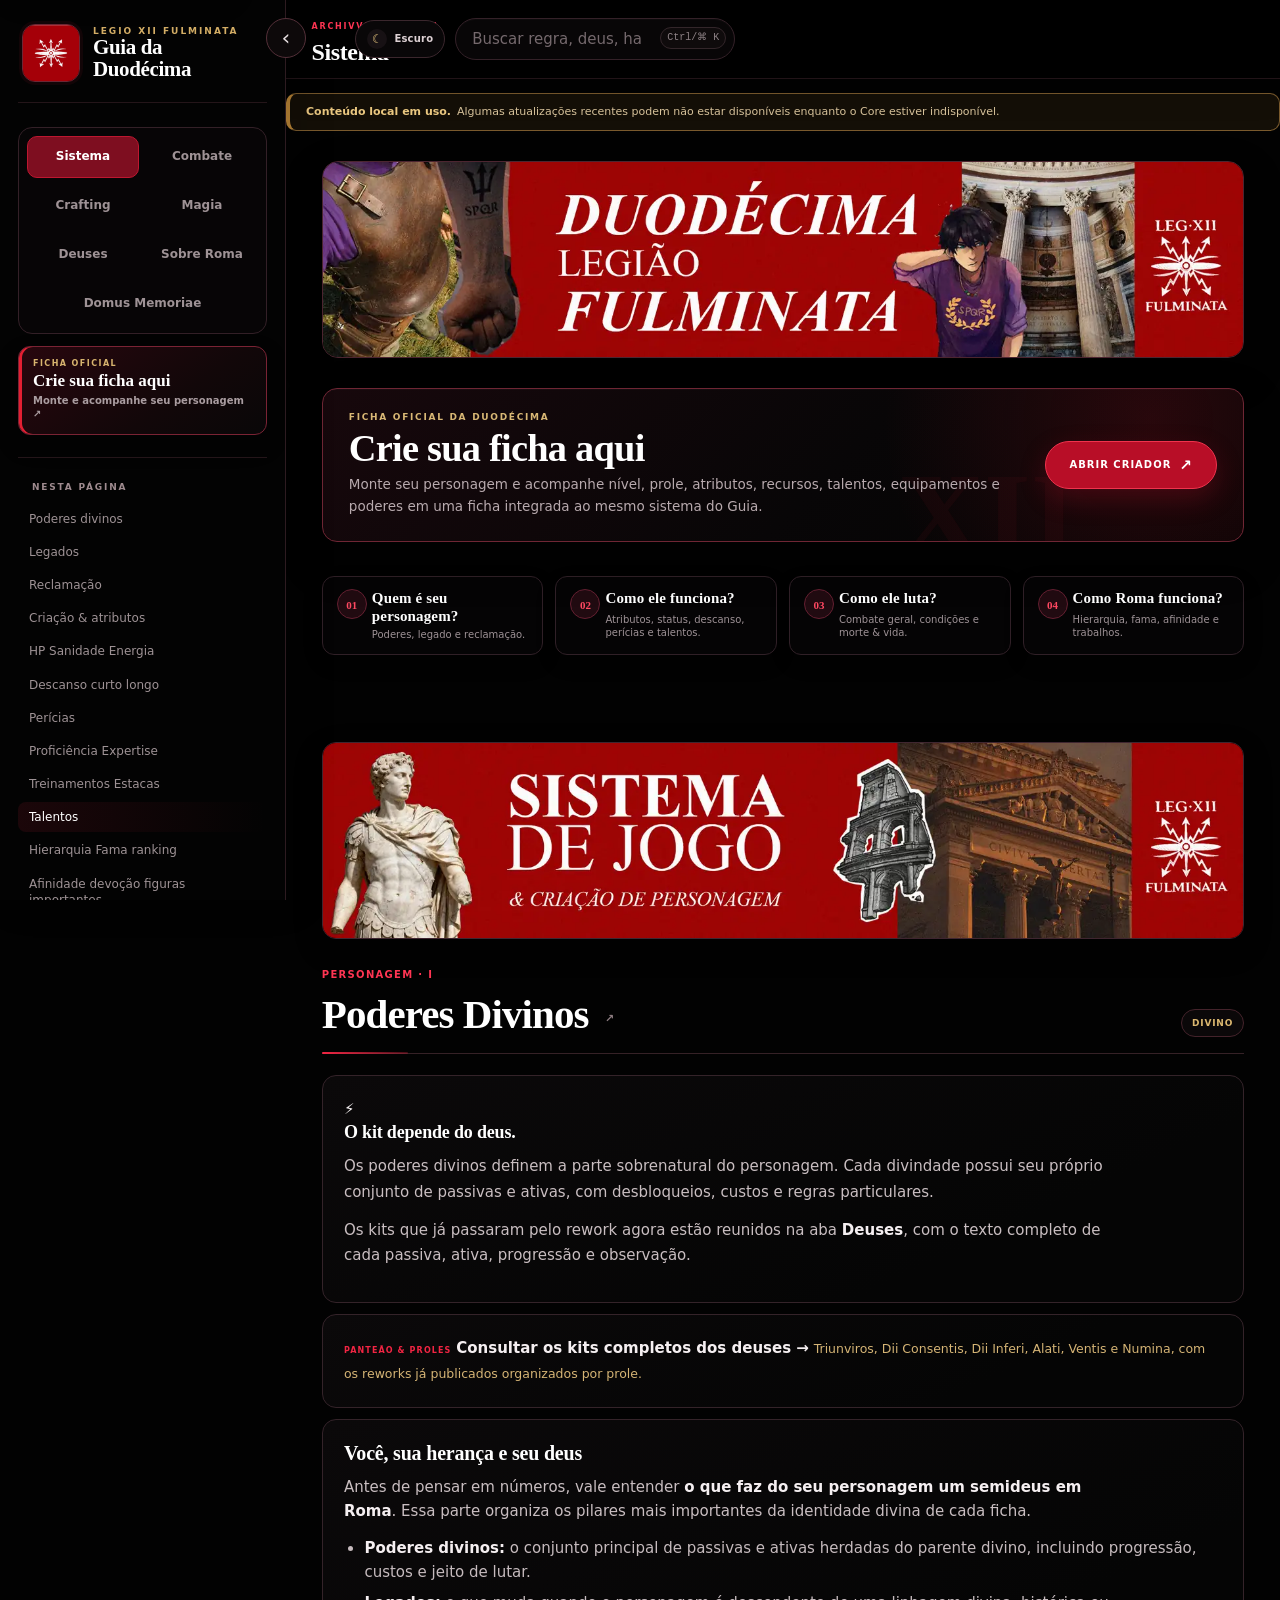
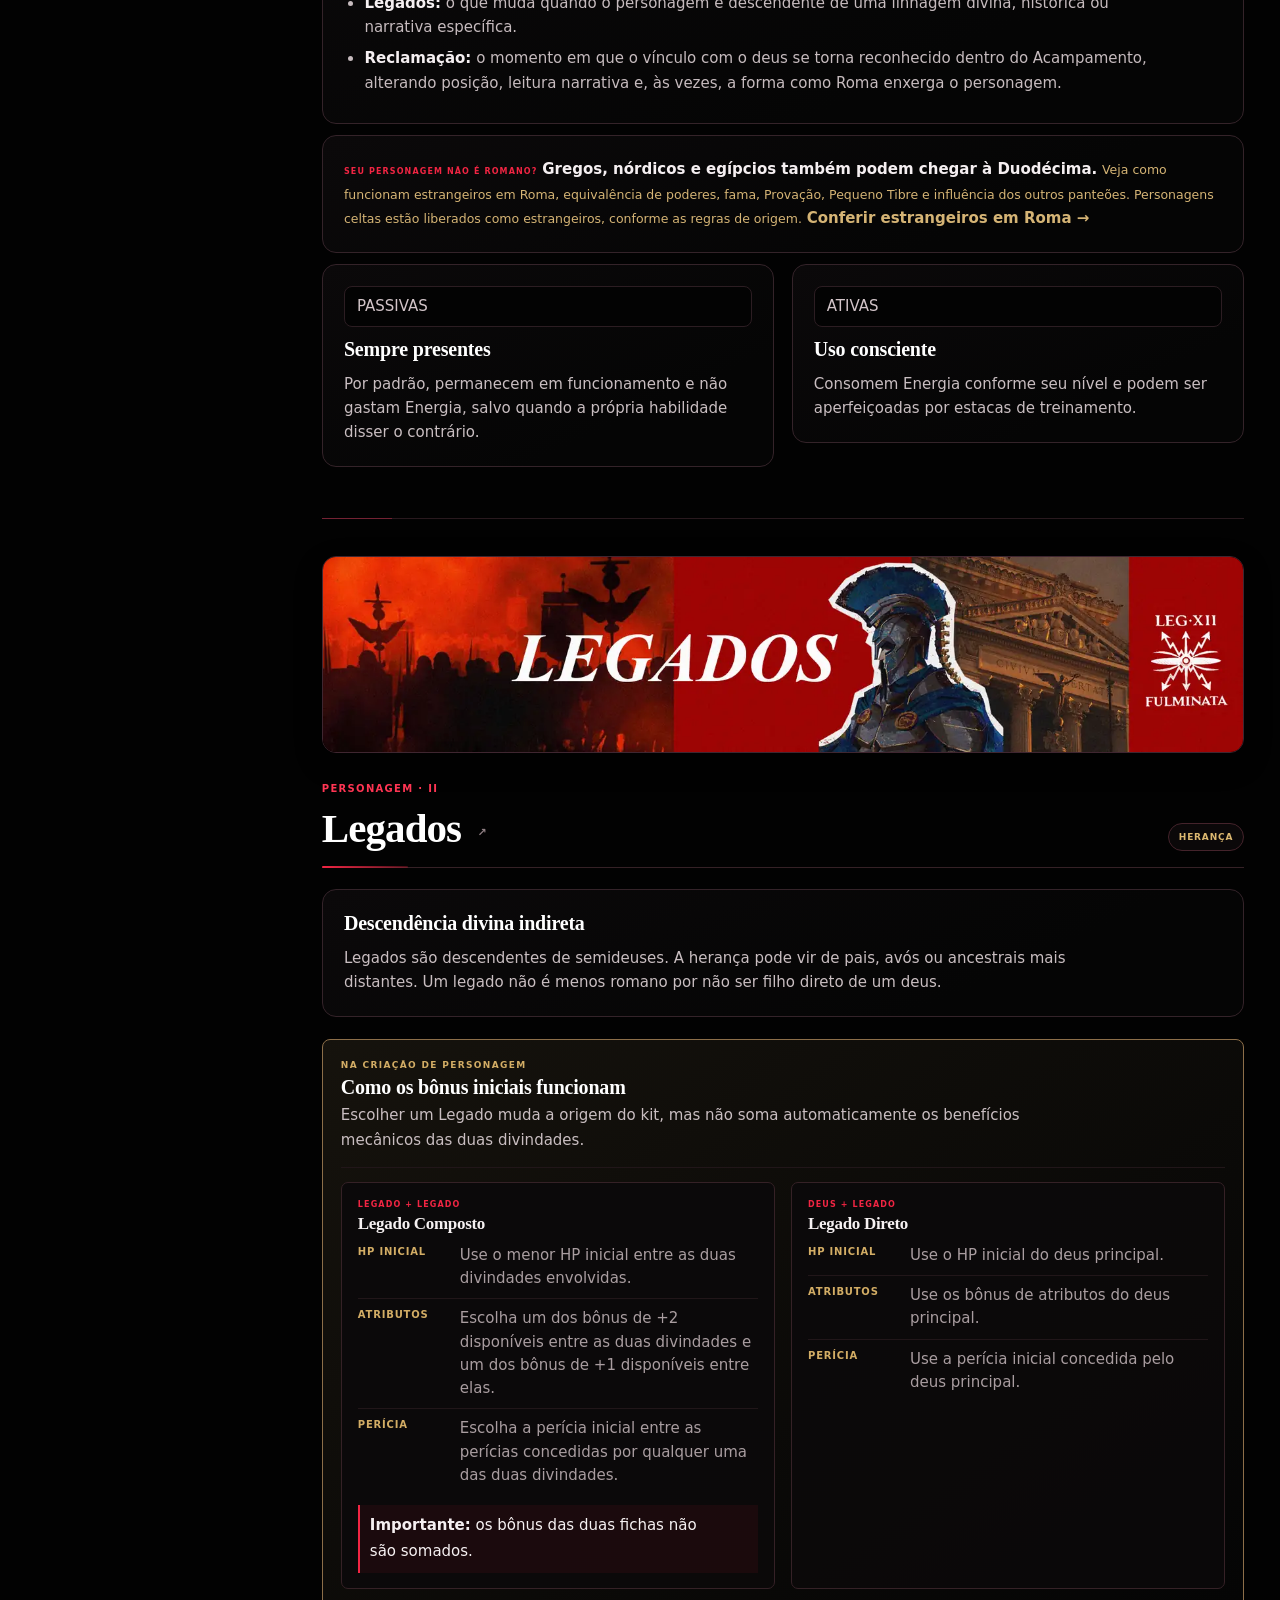
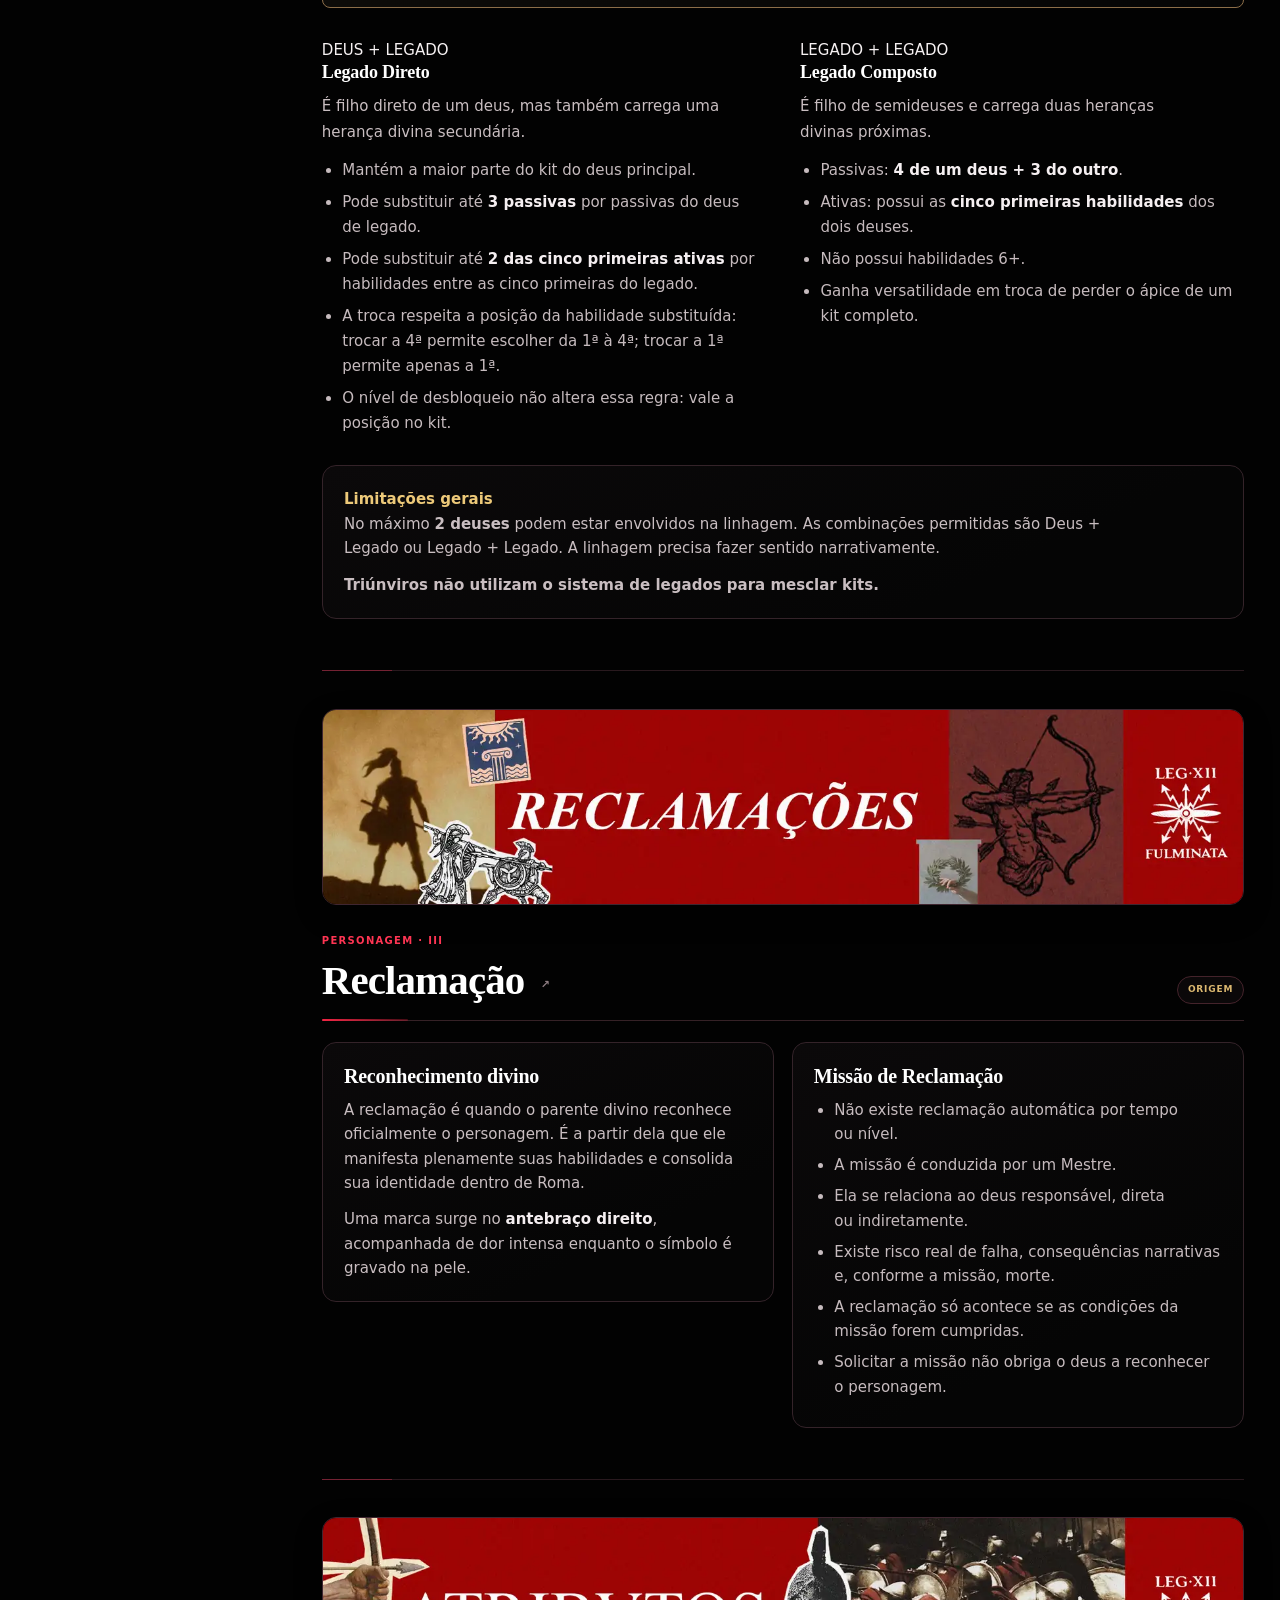
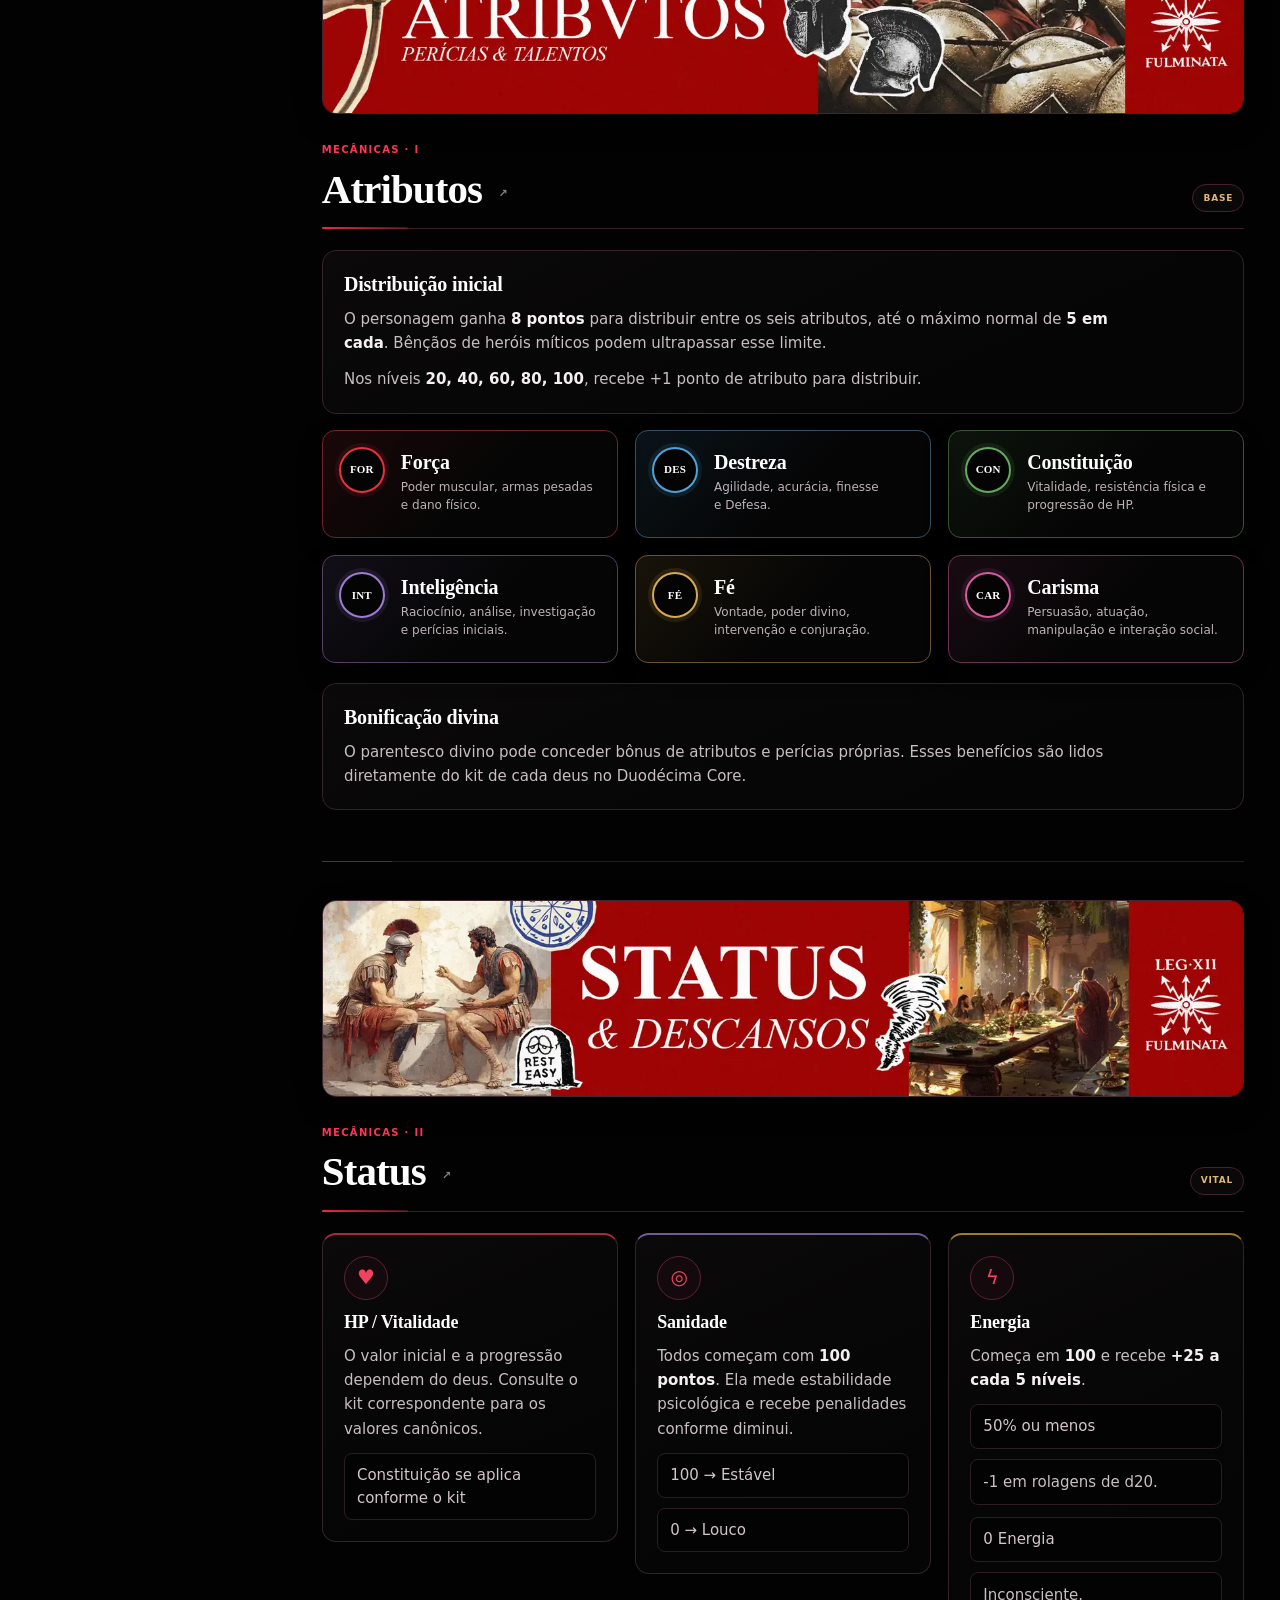
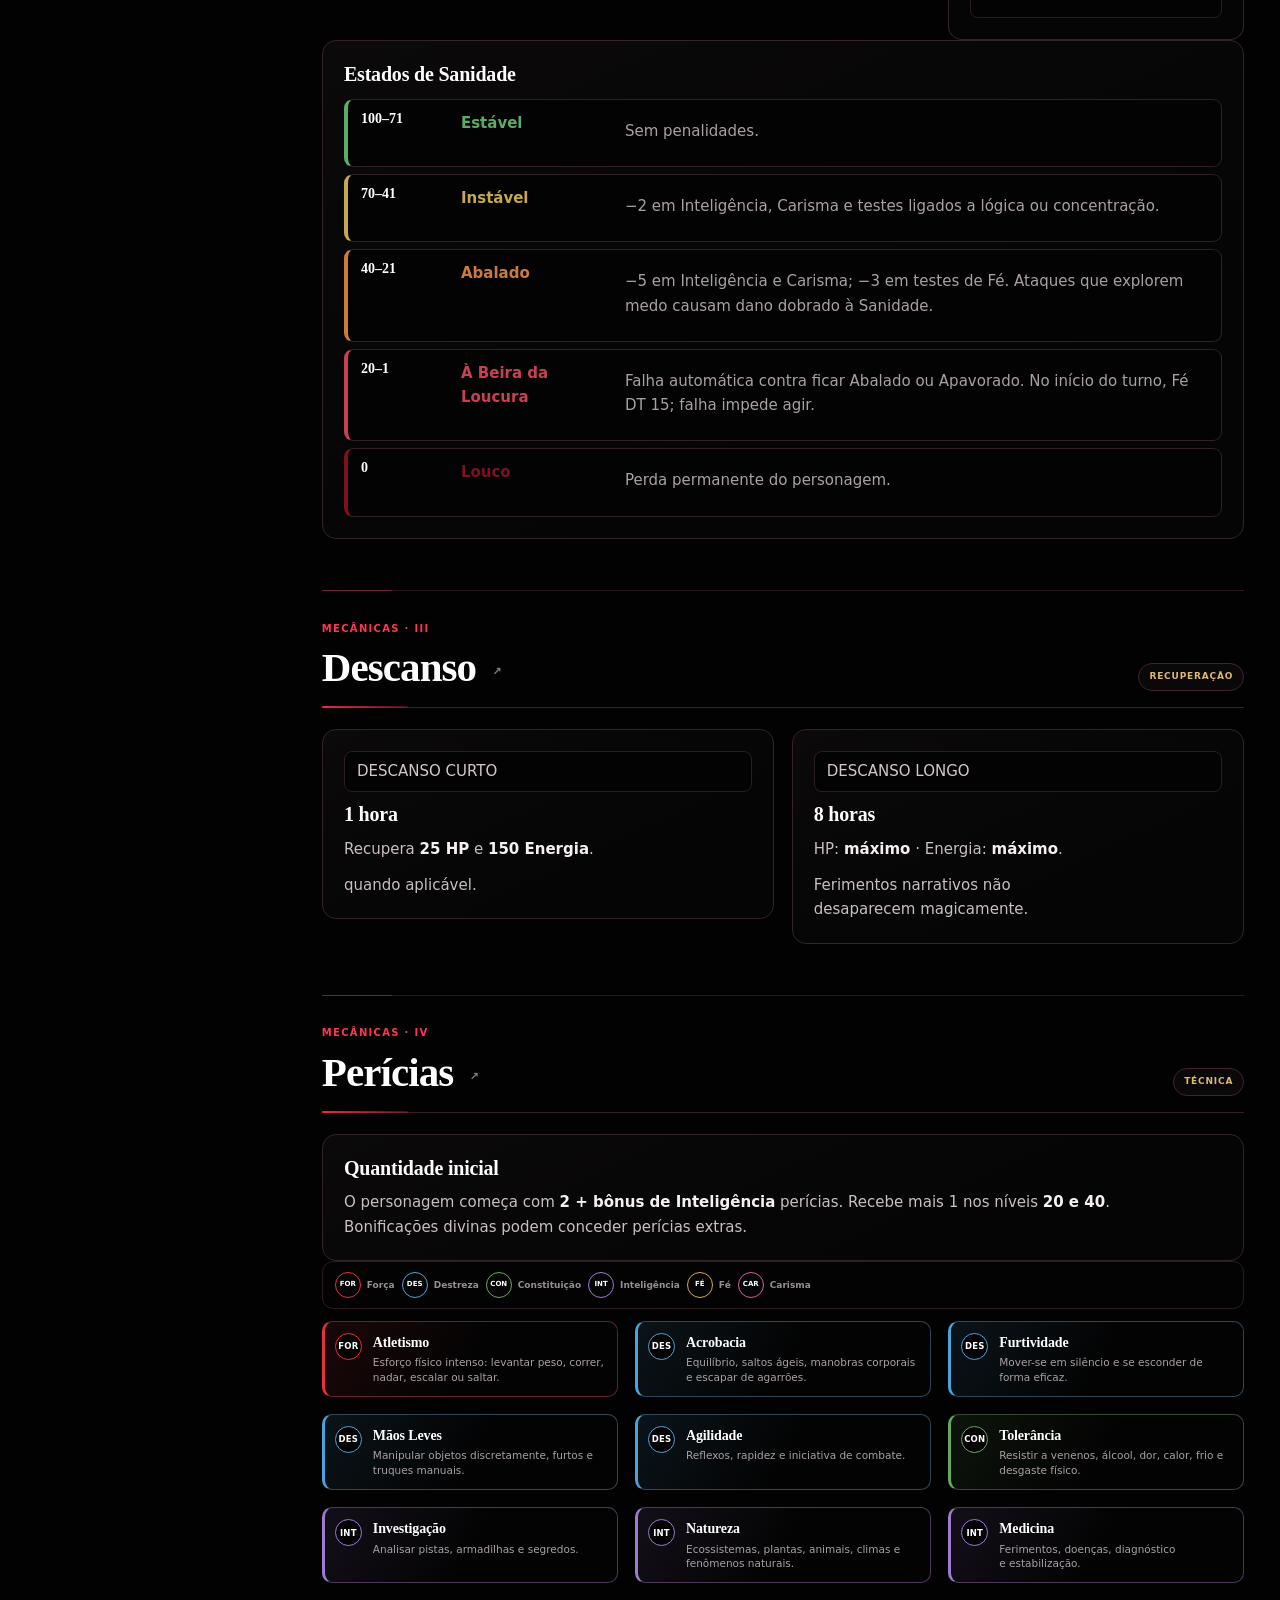
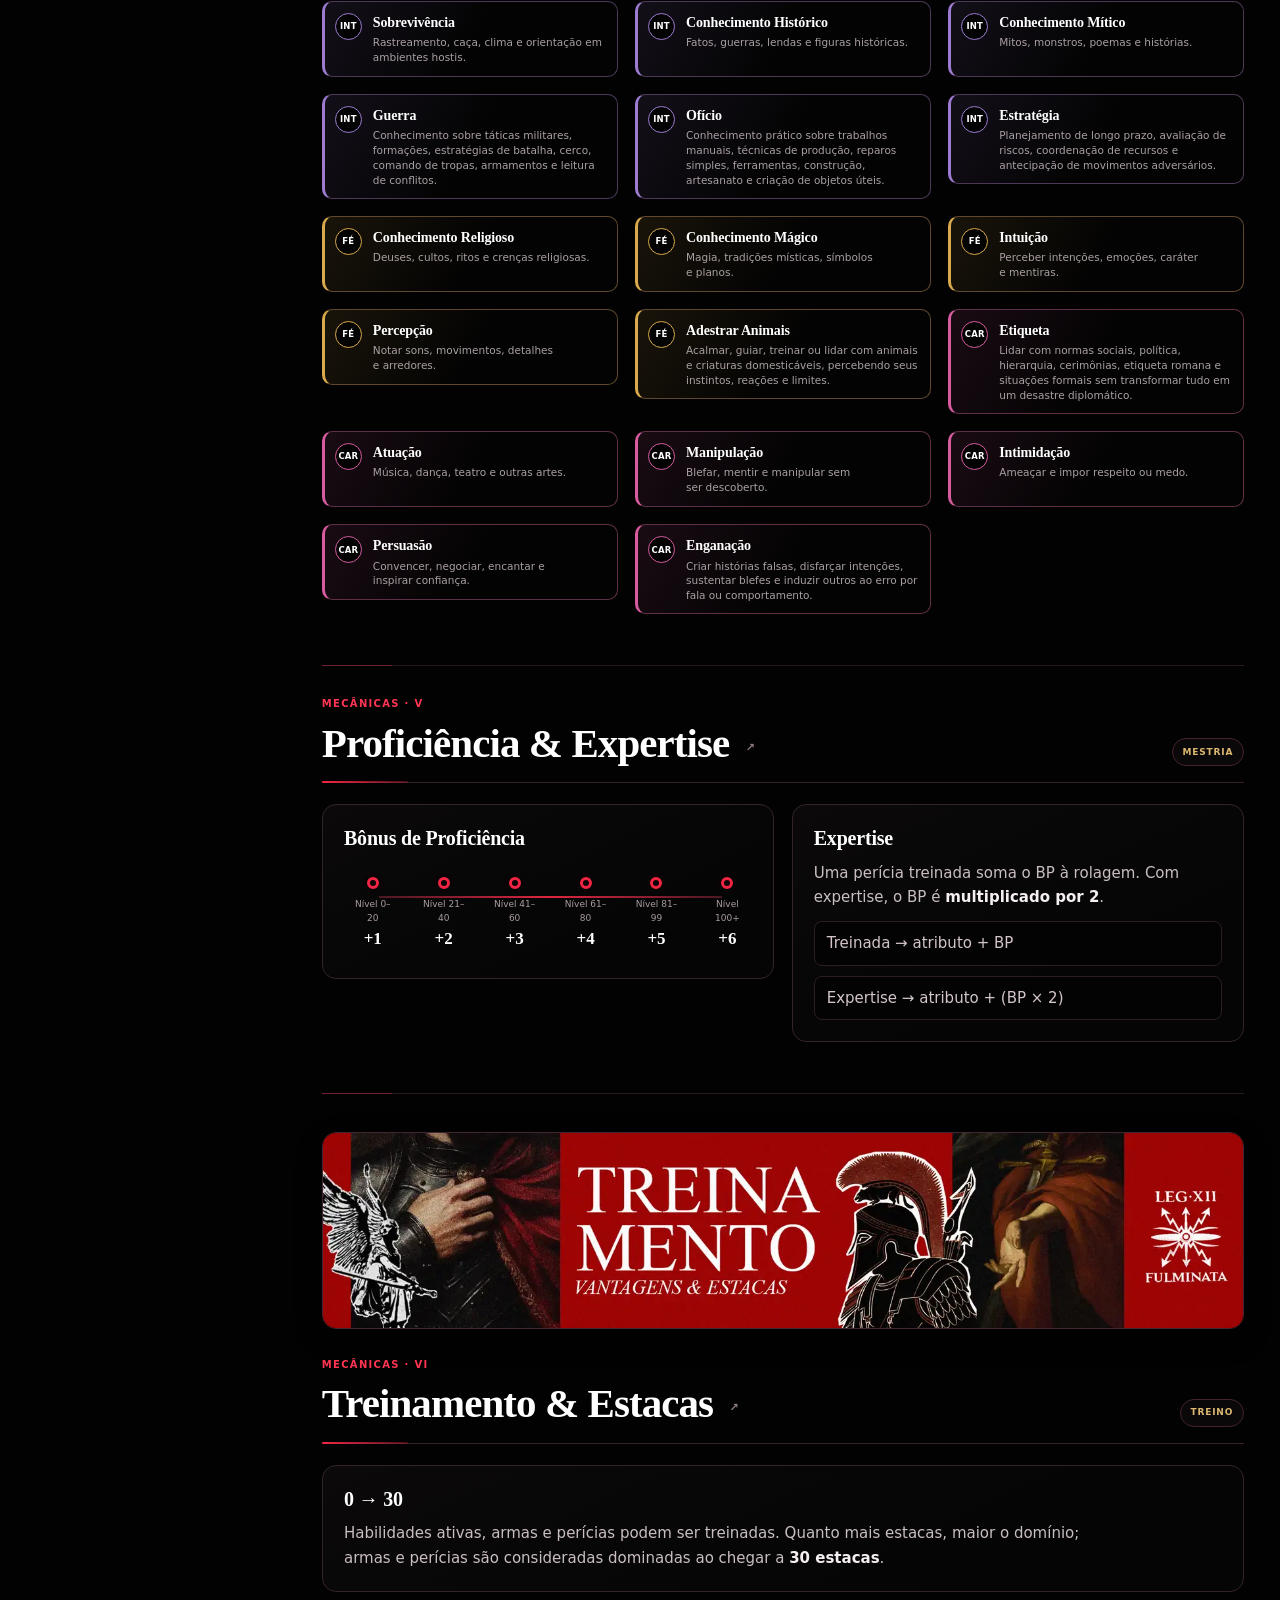
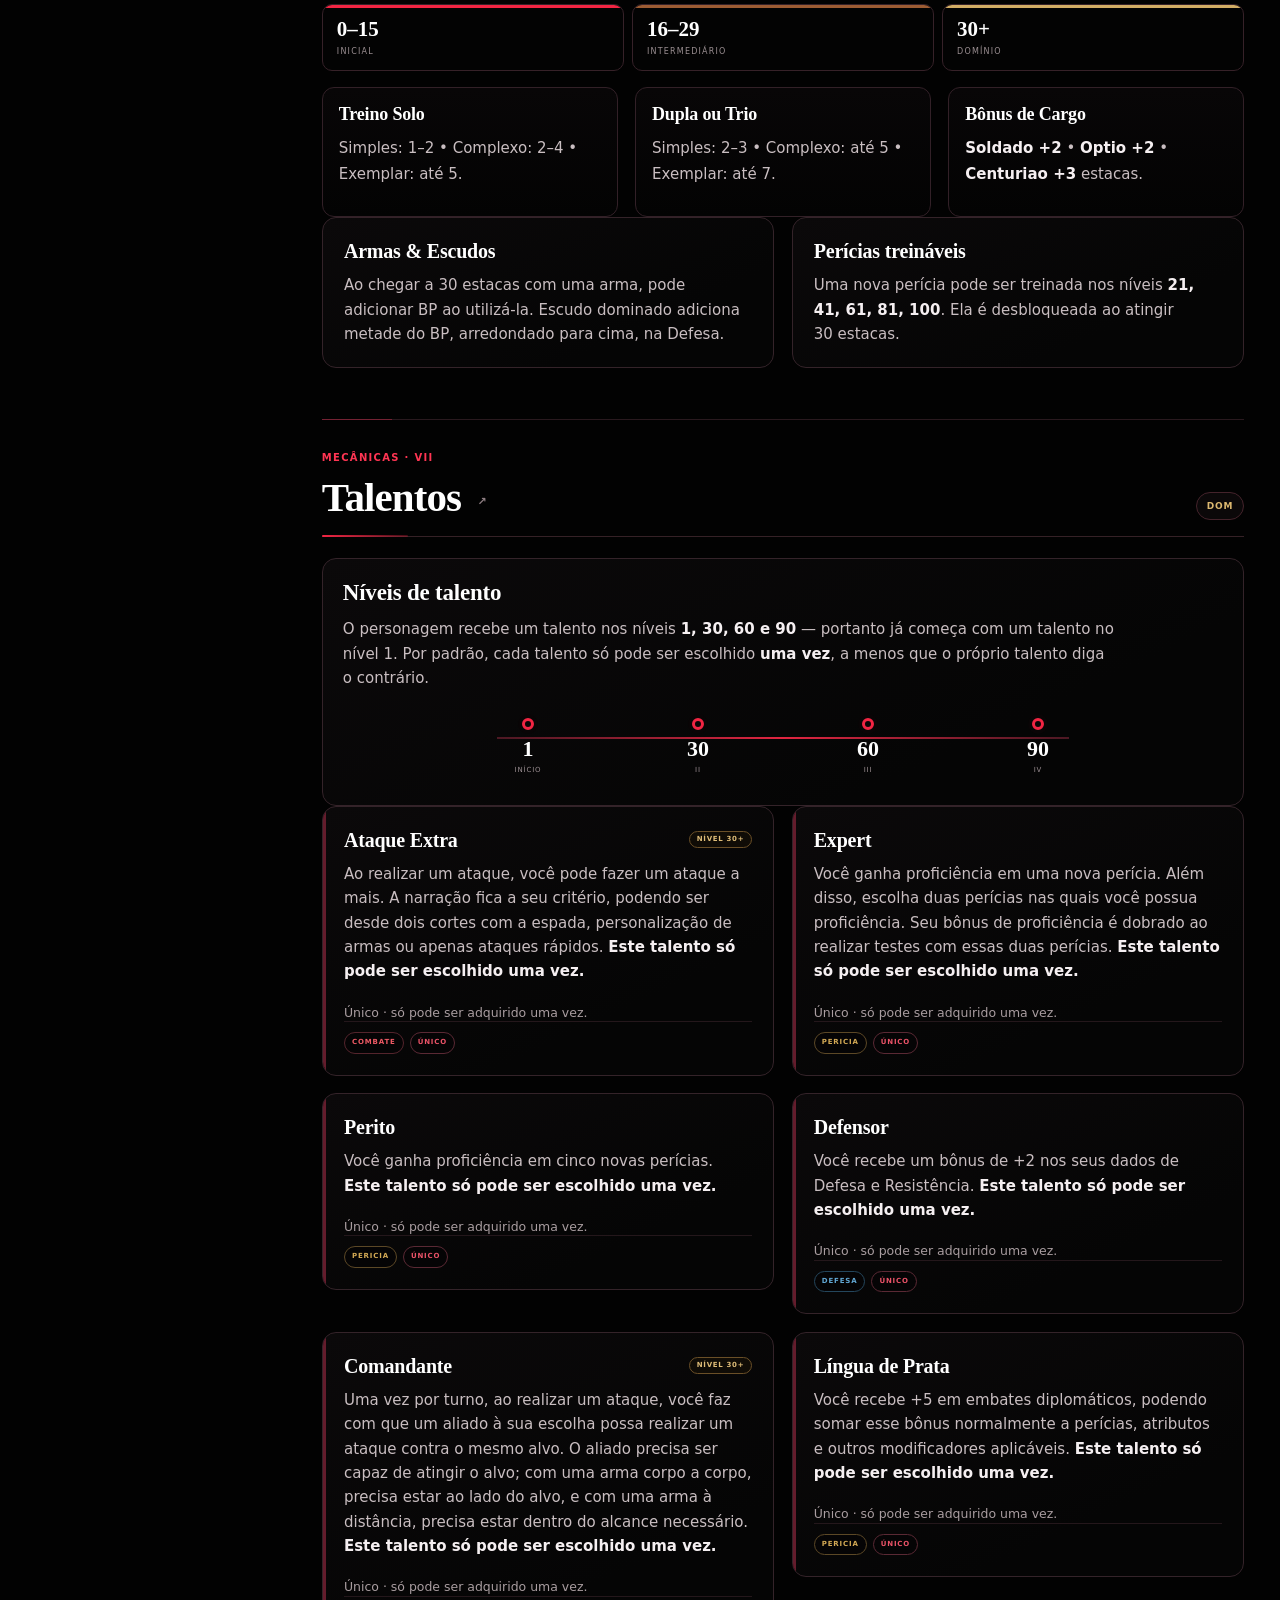
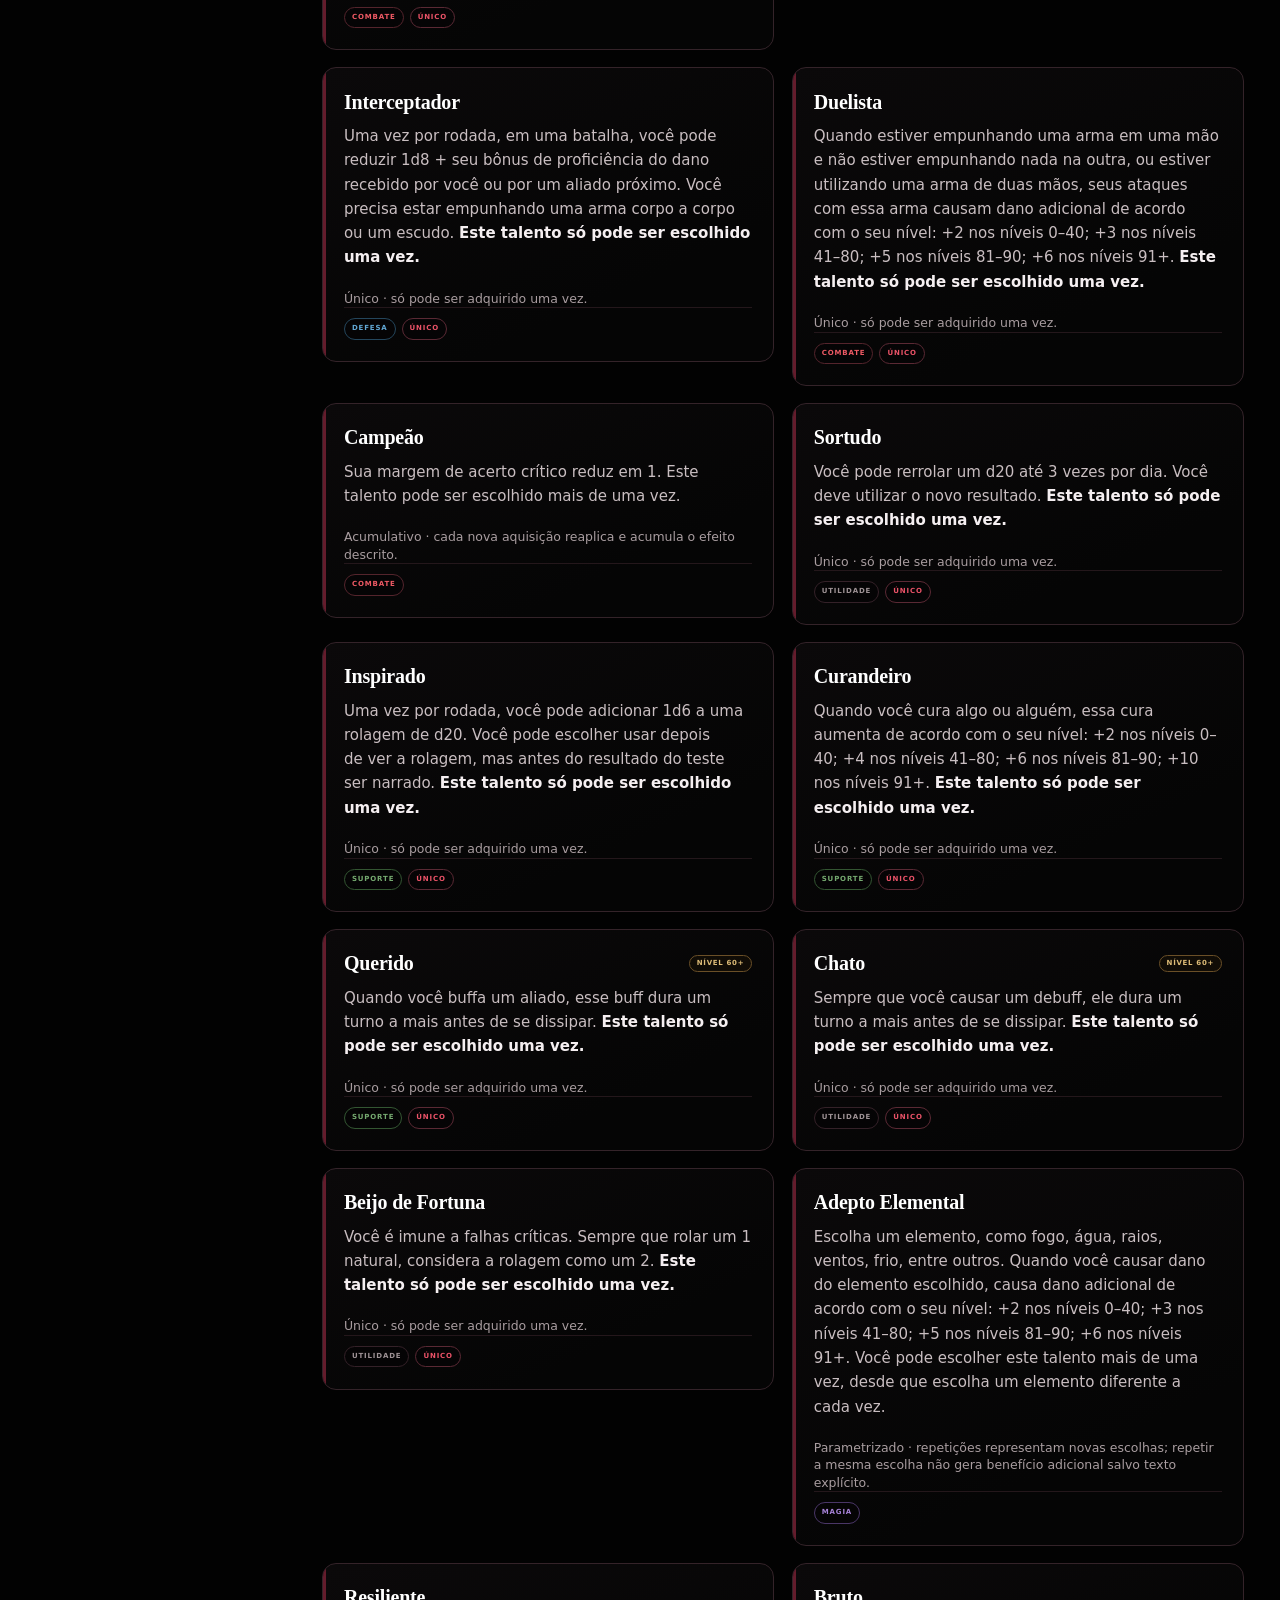
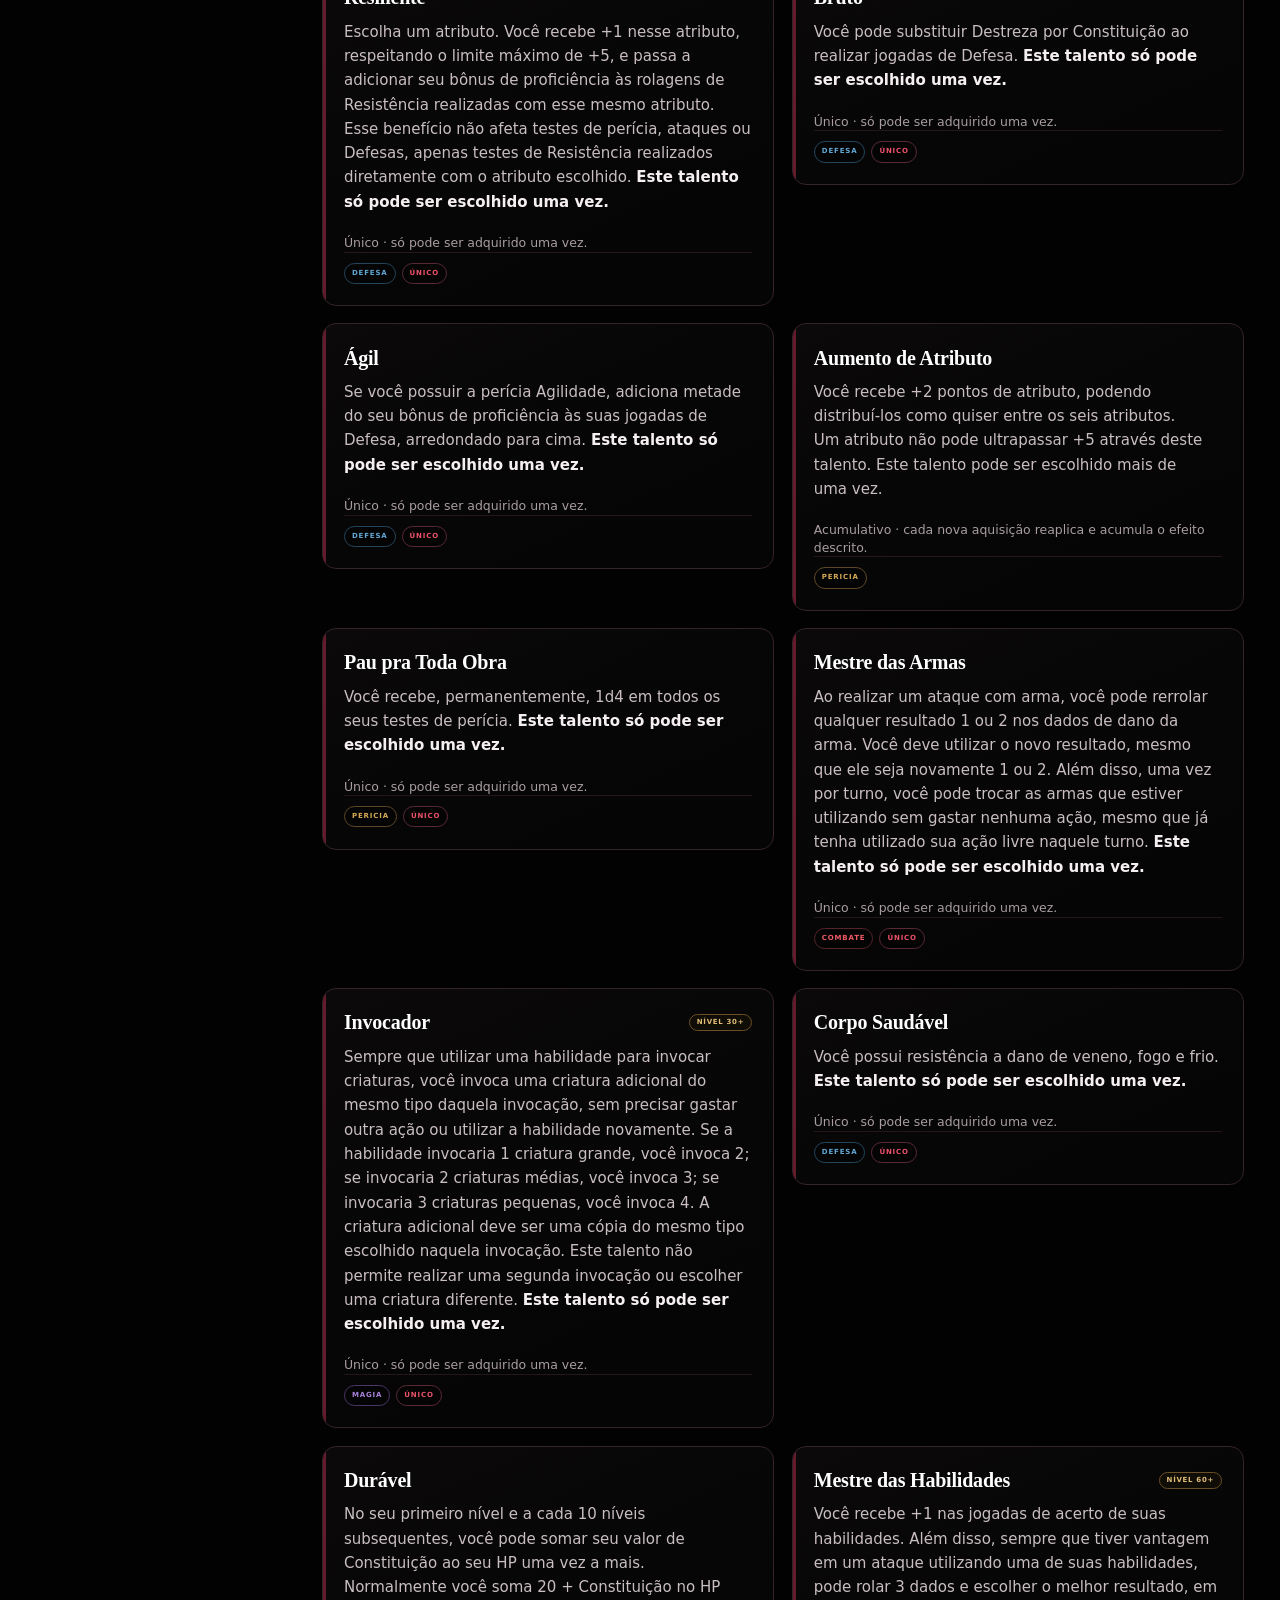
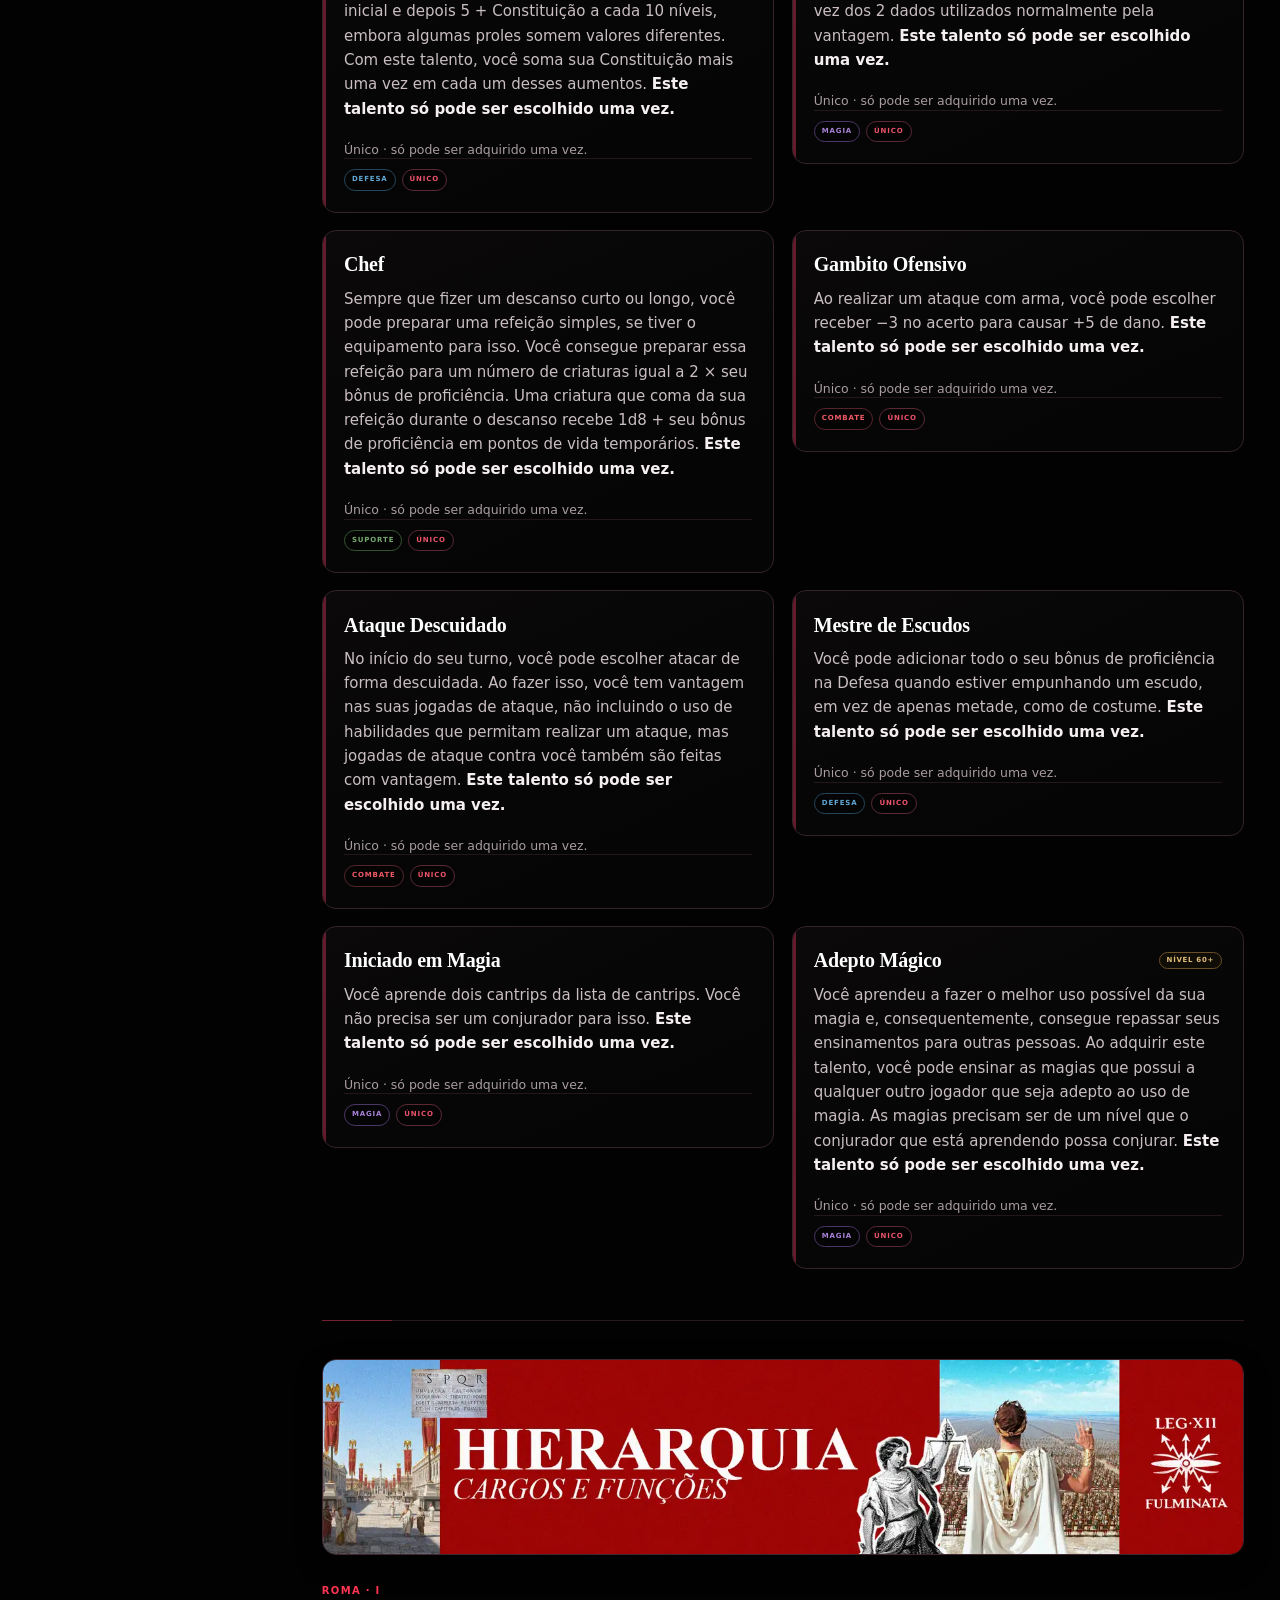
<file: index.html>
<!doctype html>
<html lang="pt-BR">
<head>
  <meta charset="utf-8">
  <meta name="viewport" content="width=device-width,initial-scale=1">
  <meta name="theme-color" content="#070707" id="themeColorMeta">
  <meta name="description" content="Guia da Duodécima — sistema, combate, Roma, magia, Domus Memoriae, crafting e panteão da Legio XII Fulminata.">
  <title>Guia da Duodécima</title>
  <script>
  (function(){
    try{
      var saved=localStorage.getItem('guia_theme');
      var theme=saved==='light'?'light':'dark';
      document.documentElement.dataset.theme=theme;
      document.documentElement.style.colorScheme=theme;
      var meta=document.querySelector('meta[name="theme-color"]');
      if(meta) meta.setAttribute('content',theme==='light'?'#f4efe8':'#070707');
    }catch(_){document.documentElement.dataset.theme='dark';}
  })();
</script>
<link rel="stylesheet" href="styles-v24.css?v=2.6.11">
<link rel="stylesheet" href="guide-rules-v26.css?v=2.6.11">
<link rel="stylesheet" href="guide-layout-v261.css?v=2.6.11">
<link rel="stylesheet" href="guide-visual-v253.css?v=2.6.11">
<link rel="stylesheet" href="guide-nazzano-integrated.css?v=20261024">
<link rel="stylesheet" href="guide-nazzano-v270.css?v=2.7.0-p0">
<link rel="stylesheet" href="guide-visual-alignment-v271.css?v=2.7.1">
<link rel="stylesheet" href="guide-visual-grid-v272.css?v=2.7.2">
<link rel="stylesheet" href="guide-editorial-v273.css?v=2.7.8">
<link rel="stylesheet" href="guide-domus-v275.css?v=2.7.10">
<link rel="stylesheet" href="guide-integrity-v276.css?v=2.7.8">
<link rel="stylesheet" href="guide-magic-v279.css?v=2.7.10">
<link rel="stylesheet" href="guide-magic-complete-v280.css?v=2.8.0">
</head>
<body>
<a class="skip-link" href="#content">Pular para o conteúdo</a>
<div class="app-shell">
  <aside class="sidebar" id="sidebar">
    <button class="sidebar-collapse" id="sidebarCollapse" type="button" aria-label="Recolher menu" title="Recolher menu">‹</button>
    <a class="brand" href="#page:sistema" aria-label="Guia da Duodécima">
      <img src="assets/legio.webp" alt="Símbolo da Duodécima Legião Fulminata">
      <span><b>LEGIO XII FULMINATA</b><strong>Guia da Duodécima</strong></span>
    </a>
    <nav class="page-nav" aria-label="Seções principais">
      <button data-page="sistema">Sistema</button>
      <button data-page="combate">Combate</button>
      <button data-page="crafting">Crafting</button>
      <button data-page="magia">Magia</button>
      <button data-page="deuses">Deuses</button>
      <button data-page="roma">Sobre Roma</button>
      <button data-page="domus">Domus Memoriae</button>
    </nav>
    <a class="sheet-cta-sidebar" href="https://stsedd.github.io/ficha-oficial-duodecima-rpg/" target="_blank" rel="noopener noreferrer" aria-label="Crie sua ficha aqui">
      <span class="sheet-cta-kicker">FICHA OFICIAL</span>
      <strong>Crie sua ficha aqui</strong>
      <small>Monte e acompanhe seu personagem ↗</small>
    </a>
    <div class="sidebar-divider"></div>
    <div class="section-nav-title">Nesta página</div>
    <nav class="section-nav" id="sectionNav"></nav>
    <div class="sidebar-note">LEG · XII · FULMINATA<br><span>Guia visual harmonizado · v2.8.2 · 2026</span><div class="core-status" id="coreStatus"><i></i><span>CORE · CARREGANDO</span></div></div>
  </aside>

  <main class="workspace">
    <header class="topbar">
      <button class="menu-btn" id="menuBtn" aria-label="Abrir menu">☰</button>
      <div class="page-title"><span id="pageEyebrow">ARCHIVVM</span><h1 id="pageTitle">Sistema</h1></div>
      <div class="topbar-actions">
        <button id="themeToggle" class="theme-toggle" type="button" aria-label="Alternar tema claro e escuro" title="Alternar tema claro e escuro"><span aria-hidden="true">☾</span><b>Escuro</b></button>
        <div class="search-wrap">
          <input id="globalSearch" type="search" placeholder="Buscar regra, deus, habilidade..." autocomplete="off" aria-controls="searchResults" aria-expanded="false" aria-autocomplete="list">
          <kbd>Ctrl/⌘ K</kbd>
          <div class="search-results" id="searchResults" role="listbox" hidden></div>
        </div>
      </div>
    </header>
    <div class="mobile-section-jump" id="mobileSectionJump" hidden>
      <label for="mobileSectionSelect">Nesta página</label>
      <select id="mobileSectionSelect" aria-label="Ir para seção da página"></select>
    </div>
    <div class="core-fallback-notice" id="coreFallbackNotice" hidden role="status"><strong>Conteúdo local em uso.</strong><span>Algumas atualizações recentes podem não estar disponíveis enquanto o Core estiver indisponível.</span></div>
    <div class="content" id="content" tabindex="-1"></div>
    <footer class="site-footer"><span>LEGIO XII FULMINATA</span><b>Guia da Duodécima</b><small>Revisão editorial e visual · v2.8.2</small></footer>
  </main>
</div>
<button class="to-top" id="toTop" type="button" aria-label="Voltar ao topo" title="Voltar ao topo">↑</button>
<div class="scrim" id="scrim"></div>

<!-- O conteúdo local e a navegação sobem primeiro; integrações remotas nunca bloqueiam a interface. -->
<script src="content-v24.js?v=2.7.10"></script>
<script src="guide-trajetorias-v281.js?v=2.8.1"></script>
<script src="guide-magic-complete-v280.js?v=2.8.0"></script>
<script src="guide-vulcano-v280.js?v=2.8.0"></script>
<script src="guide-domus-v275.js?v=2.8.2"></script>
<script src="app-v24.js?v=2.7.8"></script>
<script src="guide-visual-v253.js?v=2.6.11"></script>

<!-- O Core e as camadas editoriais enriquecem a cópia local em segundo plano. -->
<script src="core-fetch-policy-v251.js?v=2.8.0"></script>
<script src="core-bridge-v24.js?v=2.8.0"></script>
<script src="lineage-core-v25.js?v=2.6.11"></script>
<script src="lineage-label-fix-v265.js?v=2.6.11"></script>
<script src="guide-stabilization-v251.js?v=2.6.11"></script>
<script src="guide-rules-v26.js?v=2.6.11"></script>
<script src="guide-talents-v2611.js?v=2.6.11"></script>
<script>
(function(){
  let decorated=false;
  const finishEnhancement=()=>{
    if(decorated)return;
    decorated=true;
    const combatLayout=document.createElement('script');
    combatLayout.src='guide-layout-v261.js?v=2.6.11';
    combatLayout.onload=()=>{
      window.dispatchEvent(new PopStateEvent('popstate',{state:history.state}));
    };
    document.body.appendChild(combatLayout);
  };

  Promise.allSettled([
    window.DUODECIMA_CORE_READY,
    window.DUODECIMA_LINEAGE_GUIDE_READY,
    window.DUODECIMA_LINEAGE_LABEL_FIX_READY,
    window.DUODECIMA_GUIDE_STABILIZATION_READY,
    window.DUODECIMA_GUIDE_RULES_READY,
    window.DUODECIMA_GUIDE_TALENTS_READY
  ]).finally(finishEnhancement);

  setTimeout(finishEnhancement,6000);
})();
</script>
<script src="guide-nazzano-integrated.js?v=2.8.2"></script>
<script src="guide-editorial-v273.js?v=2.7.8"></script>
</body>
</html>
</file>
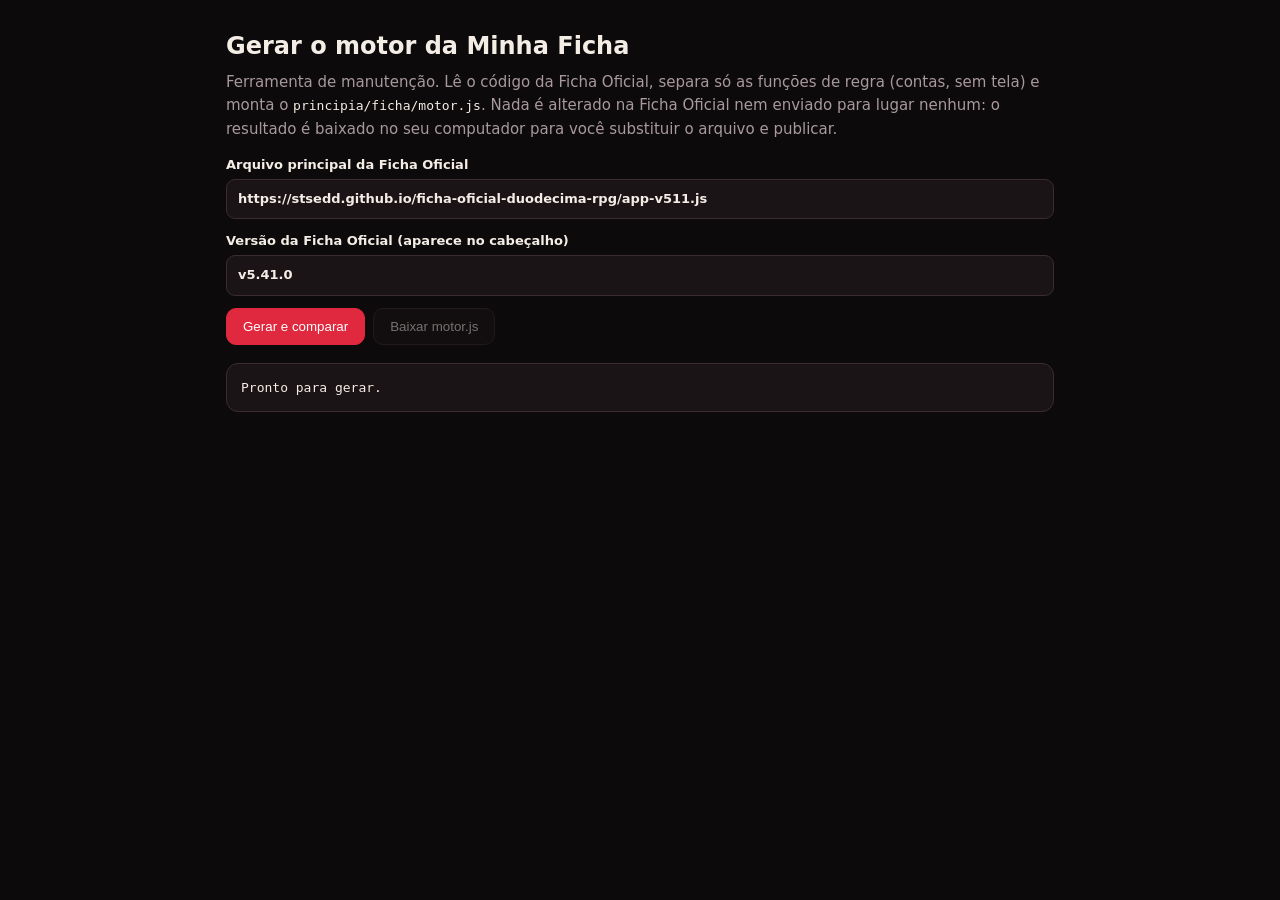
<file: scripts/gerar-motor-ficha.html>
<!doctype html>
<html lang="pt-BR">
<head>
<meta charset="utf-8">
<meta name="viewport" content="width=device-width,initial-scale=1">
<meta name="robots" content="noindex">
<title>Gerar motor da ficha</title>
<style>
  :root{color-scheme:dark;--bg:#0d0a0b;--soft:#1a1416;--line:#3a2c30;--ink:#f4ede6;--muted:#a8999c;--red:#e0283f;--ok:#4cc38a}
  *{box-sizing:border-box}
  body{margin:0;background:var(--bg);color:var(--ink);font:400 15px/1.55 system-ui,-apple-system,"Segoe UI",sans-serif}
  main{max-width:860px;margin:0 auto;padding:28px 16px 60px}
  h1{margin:0 0 6px;font-size:24px}
  p{color:var(--muted);margin:0 0 14px}
  code{font:13px/1.4 ui-monospace,Consolas,monospace;color:var(--ink)}
  label{display:grid;gap:4px;margin:0 0 12px;font-weight:600;font-size:13px}
  input{width:100%;padding:9px 11px;border-radius:9px;border:1px solid var(--line);background:var(--soft);color:var(--ink);font:inherit}
  .acoes{display:flex;flex-wrap:wrap;gap:8px;margin:6px 0 18px}
  button{padding:10px 16px;border-radius:10px;border:1px solid var(--line);background:var(--soft);color:var(--ink);font:600 14px/1 inherit;cursor:pointer}
  button.pri{background:var(--red);border-color:var(--red);color:#fff}
  button:disabled{opacity:.45;cursor:default}
  pre{margin:0;padding:14px;border-radius:12px;border:1px solid var(--line);background:var(--soft);white-space:pre-wrap;overflow-wrap:anywhere;font:13px/1.5 ui-monospace,Consolas,monospace;max-height:60vh;overflow:auto}
  .ok{color:var(--ok)}.erro{color:var(--red)}
</style>
</head>
<body>
<main>
  <h1>Gerar o motor da Minha Ficha</h1>
  <p>Ferramenta de manutenção. Lê o código da Ficha Oficial, separa só as funções de regra (contas, sem tela) e monta o <code>principia/ficha/motor.js</code>. Nada é alterado na Ficha Oficial nem enviado para lugar nenhum: o resultado é baixado no seu computador para você substituir o arquivo e publicar.</p>
  <label>Arquivo principal da Ficha Oficial
    <input id="url" value="https://stsedd.github.io/ficha-oficial-duodecima-rpg/app-v511.js" spellcheck="false">
  </label>
  <label>Versão da Ficha Oficial (aparece no cabeçalho)
    <input id="versao" value="v5.41.0" spellcheck="false">
  </label>
  <div class="acoes">
    <button class="pri" id="gerar" type="button">Gerar e comparar</button>
    <button id="baixar" type="button" disabled>Baixar motor.js</button>
  </div>
  <pre id="saida" aria-live="polite">Pronto para gerar.</pre>
</main>
<script type="module">
// Mesmo processo usado para criar o motor.js (novembro de 2026):
// 1. lê o arquivo da Ficha Oficial com o acorn e lista as declarações de topo do IIFE;
// 2. parte das funções de regra usadas pela ficha do Guia (RAIZES) e puxa tudo de que elas dependem;
// 3. funções de tela/armazenamento (STUBS) não são copiadas: o motor fornece versões vazias que chamam os ganchos;
// 4. copia as declarações sem alteração, na ordem original, dentro de window.FichaMotor(DADOS, ganchos).
const RAIZES = `defaultState migrate syncCurrentCaps setHp setEnergy setSanity isMortal hasSheetCasting sheetCastingAttr godById primaryGod god baseAbilitySet isTriumvir talentDef talentCount hasTalent effectiveAttr structuralAttr ordinaryAttrRaw basePlusLevel sanityAttrPenalty attributeExtraBonus magicSacrifice remainingLevelPoints earnedLevelPoints spentLevelPoints talentSlotsEarned standardTalentsUsed initialSkillLimit bp hpMax energyMax rawHpMax rawEnergyMax fortunaBlessingIsCurrent divineResources resourceMaxFor resourceKey resourceValue setResourceValue hudResources abilityResourcesFor targetResources resourceMax resourceByKey skillAttr skillId skillNameById attrAbbr skillValue skillSources skillIsProficient skillHasExpertise skillHasAutomaticExpertise canUseInitialSkill skillTrainingSlots availableSkillTrainingSlots levelSkillUnlocked levelSkillChoice divineGranted manualSkillSourceLabel skillMetaFor skillTraining activeCondition conditionData conditionDefenseMod conditionDexRollMod globalD20Penalty attrRollConditionPenalty energyRollPenalty exhaustionRollPenalty fixedDefense defenseBonus initiativeBonus damageReduction armorDefense armorReduction shieldDefense armorType weaponType material materialResistance weaponAttack weaponDamageFormula weaponDiceCount castAttack castDT castAttackText castDtText energyValueText effectiveAbilitySet abilityKey stakesOf tierName tierText coreTierCurrent coreStakeValue coreSubStakeKey cleanAbilityText structuredTextPieces abilityUsageRule abilityUsageKey abilityUses abilityChoiceDefs choiceLimit chosenFor choiceOptions choiceDetailKey abilityDeckEntries abilityInDeck abilityVisual abilityVisualState magicAbilityStakeMax activeAbilitySkillEffects isStoredOmenAbility storedOmenCapacity storedOmenSlotKey abilityToolKey abilityToolCapacity sanityBand energyBand magicCircleRule maxMagicCircleByLevel magicSpellCost highCircleRemaining magicCastBonus magicCastDT magicSacrificeAvailable magicComponentsText ensureMagicStarters familiarTypeRule familiarHpMax familiarAttrSpent familiarSkillLimit familiarActiveCommons familiarActiveLegendaries mountRouteOk mountEligible canActivateFamiliar fameTotal fameBand affinityGrandTotal affinityTotals affinityMark rankById validationIssues secondaryGod eligibleLegacyGods resetLineage initializeDirectSelections lineageAbilityTitle libraryItemById createInventoryItemFromLibrary applyLibraryTemplate normalizeInventoryCategory inventoryCategoryLabel shortRest longRest toggleCondition useAbility consumeInventoryItem castMagicSpell rollD20 rollDefense rollInitiative rollDeathSave addDeathSuccesses addDeathFailures signed esc initials compactText equipmentCardLabel attrName bonusText changeLevelAttr finishCreation canFinishCreation changeBase toggleInitialSkill`.split(/\s+/).filter(Boolean);
const STUB_PREFIXO = /^(render|bind)/;
const STUBS = new Set(['notify', 'toast', 'save', 'saveLargeSheet', 'broadcastSaveStatus', 'byId', 'creationView', 'sheetView', 'syncShellChrome', 'layoutAbilityMasonry', 'switchSheetTab', 'applyExclusiveThemeNow', 'openExclusiveThemeDb', 'compactDataImage', 'chooseStoredImage', 'readImageToHistory', 'readBannerImage', 'openBannerCrop', 'load', 'safeStorage', 'storeSheetBackup', 'updateBackupButtonCount', 'imageEditorPreview', 'updateBannerCropPreview']);
const ehStub = n => STUB_PREFIXO.test(n) || STUBS.has(n);
const TELA = /\bdocument\.|\bbyId\(|localStorage|indexedDB|querySelector|innerHTML|\.onclick|addEventListener|location\.|setTimeout|confirm\(|alert\(|prompt\(/;

const $ = id => document.getElementById(id);
const saida = $('saida');
let gerado = '';
const log = (txt, cls) => { const s = document.createElement('span'); if (cls) s.className = cls; s.textContent = txt + '\n'; saida.append(s); };

async function gerar() {
  saida.textContent = '';
  $('baixar').disabled = true;
  const url = $('url').value.trim(), versao = $('versao').value.trim();
  const arquivo = url.split('/').pop().split('?')[0];
  log('Carregando o analisador (acorn 8.12.1)…');
  const acorn = await import('https://cdn.jsdelivr.net/npm/acorn@8.12.1/dist/acorn.mjs');
  const walk = await import('https://cdn.jsdelivr.net/npm/acorn-walk@8.3.4/dist/walk.mjs');
  log('Lendo ' + url + ' …');
  const src = await fetch(url + (url.includes('?') ? '&' : '?') + 'x=' + Date.now()).then(r => { if (!r.ok) throw new Error('HTTP ' + r.status); return r.text(); });
  const ast = acorn.parse(src, { ecmaVersion: 'latest', sourceType: 'script', allowAwaitOutsideFunction: true });
  const corpo = ast.body[0]?.expression?.callee?.body?.body;
  if (!corpo) throw new Error('Formato inesperado: o arquivo não começa com um IIFE.');
  const decls = corpo.map(st => ({
    nomes: st.type === 'FunctionDeclaration' ? [st.id.name] : st.type === 'VariableDeclaration' ? st.declarations.flatMap(d => d.id.type === 'Identifier' ? [d.id.name] : []) : [],
    no: st
  }));
  const porNome = new Map();
  decls.forEach((d, i) => d.nomes.forEach(n => porNome.set(n, i)));
  const deps = decls.map(d => { const s = new Set(); walk.full(d.no, n => { if (n.type === 'Identifier' && porNome.has(n.name)) s.add(n.name); }); return s; });

  const ausentes = RAIZES.filter(r => !ehStub(r) && !porNome.has(r));
  if (ausentes.length) log('Funções que sumiram da Ficha Oficial (a ficha do Guia usa): ' + ausentes.join(', '), 'erro');

  const incl = new Set(), stubsUsados = new Set();
  const pilha = RAIZES.filter(r => !ehStub(r) && porNome.has(r)).map(r => porNome.get(r));
  while (pilha.length) {
    const i = pilha.pop();
    if (incl.has(i)) continue;
    incl.add(i);
    for (const n of deps[i]) {
      if (ehStub(n)) { stubsUsados.add(n); continue; }
      const j = porNome.get(n);
      if (!incl.has(j)) pilha.push(j);
    }
  }
  const lista = [...incl].sort((a, b) => a - b);
  const extras = [...stubsUsados].filter(n => !['save', 'render', 'renderSheet', 'renderCreation', 'notify'].includes(n));
  if (extras.length) log('Atenção: o código copiado chama funções de tela sem versão no motor: ' + extras.join(', ') + '. Elas ficariam indefinidas; revise antes de publicar.', 'erro');
  const comTela = lista.filter(i => TELA.test(src.slice(decls[i].no.start, decls[i].no.end))).map(i => decls[i].nomes.join(','));
  if (comTela.length) log('Declarações copiadas que mencionam tela/armazenamento (conferir se só usam window.prompt ou ganchos): ' + comTela.join(', '));

  const partes = lista.map(i => '  ' + src.slice(decls[i].no.start, decls[i].no.end));
  const nomes = [...new Set(lista.flatMap(i => decls[i].nomes))].filter(n => n !== 'state');
  const cab = `/* ==========================================================================
   GUIA DA DUODÉCIMA · Motor de regras da ficha
   GERADO AUTOMATICAMENTE a partir de ficha-oficial-duodecima-rpg/${arquivo}
   (Ficha Oficial ${versao}, ${new Date().toISOString().slice(0, 10)}): ${lista.length} declarações copiadas sem alteração,
   na ordem original. Só as contas, sem tela: a ficha do Guia desenha por cima.
   Não edite à mão; para atualizar, regenere a partir da Ficha Oficial.
   ========================================================================== */
(function () {
'use strict';
window.FichaMotor = function criarMotor(DADOS, ganchos) {
  ganchos = ganchos || {};
  // "window" local: o código copiado lê os dados por window.DUODECIMA_*; aqui eles vêm do Core já carregado.
  const window = {
    DUODECIMA_GODS: DADOS.gods, DUODECIMA_SKILLS: DADOS.skills, DUODECIMA_ABILITIES: DADOS.abilities,
    DUODECIMA_SYSTEM: DADOS.system, DUODECIMA_TALENTS: DADOS.talents, DUODECIMA_MAGIC: DADOS.magic,
    DUODECIMA_ROMA: DADOS.roma, DUODECIMA_FAMILIARS: DADOS.familiars, DUODECIMA_LINEAGE: DADOS.lineage,
    prompt: function () { return ganchos.prompt ? ganchos.prompt.apply(null, arguments) : null; }
  };
  // Pontas que a ficha do Guia fornece (na Ficha Oficial elas desenham a tela e gravam no navegador).
  function save() { if (ganchos.save) ganchos.save(state); }
  function render() { if (ganchos.render) ganchos.render(); }
  function renderSheet() { render(); }
  function renderCreation() { render(); }
  function notify(msg, tone) { if (ganchos.notify) ganchos.notify(msg, tone); }

  // ---------------------------------------------------------------- código copiado
`;
  const rod = `
  // ---------------------------------------------------------------- fim do código copiado
  return {
    get state() { return state; },
    set state(v) { state = v; },
    ${nomes.join(', ')}
  };
};
window.FichaMotor.origem = { arquivo: '${arquivo}', versao: '${versao}', declaracoes: ${lista.length} };
})();
`;
  gerado = cab + partes.join('\n') + rod;
  log(`Gerado: ${lista.length} declarações, ${nomes.length} nomes expostos, ${Math.round(gerado.length / 1024)} KB.`, 'ok');

  // Compara com o motor publicado ao lado (ignora a linha da data).
  try {
    const atual = await fetch(new URL('../principia/ficha/motor.js', location.href) + '?x=' + Date.now()).then(r => r.ok ? r.text() : '');
    const semData = t => t.replace(/\r\n/g, '\n').replace(/\(Ficha Oficial [^,]+, \d{4}-\d{2}-\d{2}\)/, '');
    if (!atual) log('Não achei o motor.js atual para comparar.');
    else if (semData(atual) === semData(gerado)) log('Igual ao motor.js atual (fora a data). Não há nada para atualizar.', 'ok');
    else {
      const velhos = new Set((atual.match(/set state\(v\) \{ state = v; \},\s*([^\n]+)/) || [, ''])[1].split(/,\s*/));
      const novos = new Set(nomes);
      const add = nomes.filter(n => !velhos.has(n)), rem = [...velhos].filter(n => n && !novos.has(n));
      log('Diferente do motor.js atual. Funções novas: ' + (add.join(', ') || 'nenhuma') + '. Funções que saíram: ' + (rem.join(', ') || 'nenhuma') + '.');
      log('Baixe, substitua principia/ficha/motor.js, suba o ?v= do motor.js no principia.html e confira os números de alguns personagens contra a Ficha Oficial antes de publicar.');
    }
  } catch (e) { log('Comparação indisponível: ' + e.message); }
  $('baixar').disabled = false;
}

$('gerar').addEventListener('click', () => gerar().catch(e => log('Erro: ' + (e?.message || e), 'erro')));
$('baixar').addEventListener('click', () => {
  const a = document.createElement('a');
  a.href = URL.createObjectURL(new Blob([gerado], { type: 'text/javascript' }));
  a.download = 'motor.js';
  a.click();
  setTimeout(() => URL.revokeObjectURL(a.href), 2000);
});
</script>
</body>
</html>
</file>
<file: styles-v24.css>
:root{--bg:#070707;--panel:#0d0c0d;--panel2:#121012;--ink:#f2ecee;--muted:#9b8f92;--red:#e11d34;--red2:#8e1524;--gold:#c5a365;--line:#38282d;--line2:#231a1d;--serif:Georgia,"Times New Roman",serif;--sans:Inter,ui-sans-serif,system-ui,-apple-system,BlinkMacSystemFont,"Segoe UI",sans-serif;--radius:8px}
*{box-sizing:border-box}html{scroll-behavior:smooth}body{margin:0;background:var(--bg);color:var(--ink);font-family:var(--sans);font-size:14px;line-height:1.55}button,input{font:inherit}a{color:inherit}::selection{background:#9f1730;color:#fff}
.app-shell{display:grid;grid-template-columns:280px minmax(0,1fr);min-height:100vh}.sidebar{position:sticky;top:0;height:100vh;border-right:1px solid var(--line);background:#090809;padding:22px 18px;overflow:auto;z-index:30}.brand{display:flex;align-items:center;gap:12px;text-decoration:none;margin-bottom:24px}.brand img{width:54px;height:54px;object-fit:contain;border:1px solid #69343e;border-radius:8px;background:#090707}.brand span{display:flex;flex-direction:column;min-width:0}.brand b{font-size:10px;letter-spacing:.18em;color:#d7b671}.brand strong{font:700 20px/1.05 var(--serif);white-space:nowrap}.page-nav{display:grid;gap:5px}.page-nav button{appearance:none;border:1px solid transparent;background:transparent;color:#b9adb0;text-align:left;padding:9px 11px;border-radius:6px;cursor:pointer;font-weight:700}.page-nav button:hover{background:#120d0f;color:#fff}.page-nav button.active{background:#1a1013;border-color:#5c2934;color:#fff;box-shadow:inset 3px 0 var(--red)}.sidebar-divider{height:1px;background:var(--line2);margin:20px 0}.section-nav-title{font-size:10px;letter-spacing:.16em;text-transform:uppercase;color:var(--gold);margin-bottom:8px}.section-nav{display:grid;gap:2px}.section-nav a{font-size:12px;color:#8f8588;text-decoration:none;padding:5px 8px;border-left:1px solid #2b2225}.section-nav a:hover{color:#fff;border-left-color:var(--red)}.sidebar-note{margin-top:26px;padding-top:14px;border-top:1px solid var(--line2);font:700 9px/1.5 var(--sans);letter-spacing:.15em;color:#6f6467}.sidebar-note span{letter-spacing:.05em;font-weight:500}
.workspace{min-width:0}.topbar{position:sticky;top:0;z-index:20;display:grid;grid-template-columns:auto minmax(180px,1fr) minmax(280px,500px);align-items:center;gap:16px;padding:13px 24px;background:rgba(7,7,7,.94);backdrop-filter:blur(14px);border-bottom:1px solid var(--line2)}.menu-btn{display:none;background:#151012;border:1px solid var(--line);color:#fff;border-radius:6px;width:38px;height:38px}.page-title span{font-size:9px;letter-spacing:.2em;color:var(--red);font-weight:900}.page-title h1{font:700 22px/1 var(--serif);margin:2px 0 0}.search-wrap{position:relative}.search-wrap input{width:100%;background:#0d0b0c;border:1px solid #33262a;color:#fff;border-radius:7px;padding:10px 58px 10px 12px;outline:none}.search-wrap input:focus{border-color:#8b3344;box-shadow:0 0 0 2px rgba(225,29,52,.08)}.search-wrap kbd{position:absolute;right:9px;top:8px;border:1px solid #3b3033;background:#151214;color:#81777a;border-radius:5px;padding:2px 6px;font-size:10px}.search-results{position:absolute;top:calc(100% + 7px);left:0;right:0;max-height:420px;overflow:auto;background:#0b0a0b;border:1px solid #4a3036;border-radius:8px;box-shadow:0 18px 50px #000;padding:6px}.search-result{display:block;width:100%;border:0;background:transparent;color:#ddd;text-align:left;padding:9px 10px;border-radius:5px;cursor:pointer}.search-result:hover{background:#1b1013;color:#fff}.search-result small{display:block;color:var(--red);font-weight:800;text-transform:uppercase;letter-spacing:.12em;font-size:8px}.search-result b{display:block;font-family:var(--serif);font-size:13px}.search-empty{padding:12px;color:var(--muted)}
.content{max-width:1450px;margin:0 auto;padding:32px 34px 80px}.site-footer{max-width:1450px;margin:0 auto 30px;padding:22px 34px;border-top:1px solid var(--line2);display:flex;gap:12px;align-items:baseline;color:#706568}.site-footer span{font-size:9px;letter-spacing:.18em;color:#ad8a52}.site-footer b{font:700 14px var(--serif)}.site-footer small{margin-left:auto}
/* fresh visual language */
.content>.hero,.content>.gods-opening,.content>.crafting-opening,.content>.magic-opening,.content>.about-opening{position:relative;border:1px solid #553039;background:linear-gradient(135deg,#160c0f 0,#090809 55%,#130b0d 100%);padding:28px;margin-bottom:18px;overflow:hidden}.content>.hero:after,.content>.gods-opening:after,.content>.crafting-opening:after,.content>.magic-opening:after,.content>.about-opening:after{content:"XII";position:absolute;right:22px;bottom:-20px;font:900 96px/1 var(--serif);color:rgba(225,29,52,.08)}.content>.gods-opening h1,.content>.crafting-opening h1,.content>.magic-opening h1,.content>.about-opening h1{font:700 clamp(28px,4vw,54px)/1 var(--serif);margin:.15em 0}.content>.gods-opening p,.content>.crafting-opening p,.content>.magic-opening p,.content>.about-opening p{max-width:800px;color:#c2b4b8}
.section{scroll-margin-top:82px;border-top:1px solid var(--line);padding:30px 0 12px;margin:0 0 16px}.section-head{display:flex;justify-content:space-between;align-items:end;gap:20px;margin-bottom:16px}.section-head>div>small,.section>small,.eyebrow{color:var(--red);font-weight:900;font-size:9px;letter-spacing:.16em;text-transform:uppercase}.section h2{font:700 clamp(24px,3vw,38px)/1.05 var(--serif);margin:4px 0 12px}.section h3{font:700 18px/1.15 var(--serif);margin:8px 0}.section p{color:#c6bbbe;margin:6px 0 10px}.section strong{color:#f5eff1}.section ul,.section ol{padding-left:20px;color:#c6bbbe}.section li{margin:5px 0}.section a{color:#d5b475;text-decoration-color:#5c4930}.section blockquote{margin:10px 0;padding:10px 14px;border-left:3px solid var(--red);background:#0e0b0c;color:#c8bdc0}
.grid,.attr-grid,.resource-grid,.training-grid,.combat-facts,.ability-grid,.money-grid,.job-grid,.job-grid-full,.honor-grid,.rank-grid,.pantheon-grid,.pantheon-children,.talent-grid-full,.close-grid,.familiar-rules,.death-flow{display:grid;gap:10px;grid-template-columns:repeat(auto-fit,minmax(210px,1fr))}.two{grid-template-columns:repeat(2,minmax(0,1fr))}.paper-card,.feature,.resource,.ability-card,.rest-card,.warning-card,.money-card,.talent-card,.leader-card,.pantheon-card,.dt-card,.choice-box,.foreign-cta,.discord-disclaimer,.map-panel,.torn-card{border:1px solid #302428;background:linear-gradient(180deg,#0e0c0d,#090809);padding:14px;border-radius:var(--radius)}.paper-card:hover,.feature:hover,.talent-card:hover{border-color:#493139}.paper-card h3,.feature h3,.talent-card h3{font-size:16px}.formula,.big-formula,.micro,.label,.job-meta,.rule-line,.event-lines{display:block;border:1px solid #34272b;background:#080708;padding:8px 10px;border-radius:5px;color:#d3c5c9;margin:7px 0}.big-formula{font:700 19px var(--serif);color:#fff}.warning-card{border-color:#72552a;background:#130f08}.warning-card h3{color:#d7b46d}.purple{border-color:#49314f}.red{border-color:#642533}.gold{border-color:#70572e}.table-wrap{overflow:auto;border:1px solid var(--line2);border-radius:6px;margin:12px 0}table{border-collapse:collapse;width:100%;min-width:600px;background:#0a0909}th,td{text-align:left;padding:9px 10px;border-bottom:1px solid #211a1c}th{color:#d9b978;font-size:10px;letter-spacing:.1em;text-transform:uppercase}td{color:#c4b9bc}
.banner-strip{min-height:7px;border-radius:99px;background:linear-gradient(90deg,var(--red),#5f1826 45%,transparent);margin:10px 0 14px;overflow:hidden}.banner-strip img{display:none}.jump-grid,.journey-strip{display:grid;grid-template-columns:repeat(auto-fit,minmax(170px,1fr));gap:7px;margin:14px 0 26px}.jump-grid a,.journey-strip>*{border:1px solid #2d2326;background:#0b090a;padding:10px;border-radius:6px;text-decoration:none}.jump-grid a:hover{border-color:#5a2c36;background:#120c0e}.jump-grid b{color:var(--red)}
/* maps + leadership */
.map-panel img{width:100%;height:auto;max-height:780px;object-fit:contain;background:#050505;border:1px solid #2b2426}.map-note{padding:9px 11px;border-left:2px solid var(--gold);background:#0b0909;color:#a99c9f}.leader-card{display:grid;grid-template-columns:150px minmax(0,1fr);gap:16px}.leader-card img{width:150px;height:190px;object-fit:cover;border:1px solid #4b3138}.leader-copy{min-width:0}
/* Pantheon/deities */
.pantheon-summary,.pantheon-members{display:grid;gap:7px}.god-row{display:grid;grid-template-columns:minmax(0,1fr) auto;align-items:center;gap:8px;padding:8px 10px;border:1px solid #2d2225;background:#0a0909;border-radius:5px;text-decoration:none}.god-row:hover{border-color:#63303b;background:#120c0e}.god-name{font-weight:800}.god-state{font-size:8px;letter-spacing:.1em;text-transform:uppercase;color:#ad955e}.pantheon-banner{border:1px solid #32262a;background:#0d0b0c;padding:16px;border-radius:7px;margin:10px 0}.pantheon-banner img{display:none}.pantheon-banner__copy h2{margin:0 0 5px}.deity-detail{max-width:1180px;margin:0 auto;border-top:0;padding-top:4px}.deity-back{display:flex;justify-content:space-between;align-items:center;margin-bottom:14px;color:#a29498;font-size:11px;text-transform:uppercase;letter-spacing:.1em}.deity-back a{text-decoration:none}.deity-back span{color:var(--gold)}.deity-title{padding:18px;border:1px solid #4c2931;background:linear-gradient(130deg,#160c0f,#090809);margin-bottom:10px}.deity-title small{font-size:9px;color:var(--red);font-weight:900;letter-spacing:.15em}.deity-title h2{font-size:40px;margin:4px 0}.deity-info-grid{display:grid;grid-template-columns:repeat(3,minmax(0,1fr));gap:7px}.deity-info{border:1px solid #2d2326;background:#0a0909;padding:10px}.deity-info--wide{grid-column:span 2}.deity-info small{font-size:8px;color:#bd985c;font-weight:900;letter-spacing:.14em}.deity-info p{font-size:12px}.deity-tools{display:flex;justify-content:space-between;align-items:center;margin:20px 0 7px;padding-bottom:7px;border-bottom:1px solid #34262a}.deity-tools small{font-size:8px;color:var(--red);letter-spacing:.15em}.deity-tools h3{margin:2px 0;font-size:21px}.toggle-abilities{border:1px solid #493138;background:#130d0f;color:#ddd;padding:7px 10px;border-radius:5px;cursor:pointer}.toggle-abilities:hover{border-color:#823446;color:#fff}.deity-abilities{display:grid;gap:5px}.deity-ability{border:1px solid #302428;background:#090809;border-radius:5px;overflow:hidden;scroll-margin-top:85px}.deity-ability[open]{border-color:#503038;background:#0c090a}.deity-ability summary{display:grid;grid-template-columns:34px minmax(0,1fr) auto;align-items:center;gap:8px;cursor:pointer;padding:9px 11px;list-style:none}.deity-ability summary::-webkit-details-marker{display:none}.ability-no{font:700 12px var(--serif);color:var(--red)}.deity-ability summary strong{font:700 14px var(--serif)}.deity-ability summary b{font-size:7px;letter-spacing:.1em;color:#bfa162}.ability-body{padding:4px 12px 12px;border-top:1px solid #21191b}.ability-body p,.ability-body li{font-size:12px;line-height:1.55}.ability-body h3{font-size:14px}.deity-end{margin:18px 0;height:1px;background:linear-gradient(90deg,transparent,#6a3943,transparent)}
.deity-detail[hidden]{display:none!important}.deity-focus .pantheon-section,.deity-focus #panteoes,.deity-focus>.gods-opening{display:none!important}
/* semantic bits */
.skill-grid,.condition-list,.bp-list,.affinity-scale,.affinity-events,.fame-track{display:grid;gap:6px;grid-template-columns:repeat(auto-fit,minmax(190px,1fr))}.condition-list details,.skill-grid>*{border:1px solid #2d2326;background:#0a0909;padding:8px;border-radius:5px}.condition-list summary{font-weight:800;cursor:pointer}.material-split,.attack-split{display:grid;grid-template-columns:repeat(2,minmax(0,1fr));gap:10px}.subheading{margin-top:22px;color:#d1ae69;font-size:10px;letter-spacing:.15em;text-transform:uppercase}.foreign-cta{display:block;text-decoration:none;margin:16px 0;border-color:#51313a}.foreign-cta__eyebrow{color:var(--red);font-size:8px;font-weight:900;letter-spacing:.14em}.hidden{display:none!important}
.scrim{display:none}
@media(max-width:1100px){.app-shell{grid-template-columns:230px minmax(0,1fr)}.sidebar{padding:18px 12px}.brand strong{font-size:17px}.content{padding:26px 22px 70px}.deity-info-grid{grid-template-columns:repeat(2,minmax(0,1fr))}.leader-card{grid-template-columns:120px minmax(0,1fr)}.leader-card img{width:120px;height:160px}}
@media(max-width:780px){.app-shell{display:block}.sidebar{position:fixed;left:0;top:0;width:min(310px,86vw);transform:translateX(-102%);transition:.2s;height:100vh;box-shadow:20px 0 60px #000}.sidebar.open{transform:none}.scrim{position:fixed;inset:0;background:rgba(0,0,0,.6);z-index:25}.scrim.show{display:block}.topbar{grid-template-columns:auto 1fr;padding:10px 12px}.menu-btn{display:block}.search-wrap{grid-column:1/-1}.page-title h1{font-size:19px}.content{padding:20px 12px 60px}.site-footer{padding:18px 12px;flex-wrap:wrap}.site-footer small{width:100%;margin-left:0}.two,.material-split,.attack-split{grid-template-columns:1fr}.deity-info-grid{grid-template-columns:1fr}.deity-info--wide{grid-column:auto}.deity-title h2{font-size:30px}.leader-card{grid-template-columns:90px minmax(0,1fr)}.leader-card img{width:90px;height:120px}.deity-ability summary{grid-template-columns:28px minmax(0,1fr)}.deity-ability summary b{grid-column:2}.search-wrap kbd{display:none}}

/* polish for content imported from the consolidated guide */
.jump-grid a{display:grid;grid-template-columns:auto 1fr;column-gap:7px;row-gap:1px;align-items:start}
.jump-grid a>span{grid-row:1/3;color:var(--red);font:700 12px/1.2 var(--serif);padding-top:2px}
.jump-grid a>strong{display:block;font-size:13px;line-height:1.25}
.jump-grid a>small{display:block;color:#8f8487;font-size:10px;line-height:1.35}
.gods-opening__note{display:flex;align-items:baseline;gap:7px;margin-top:15px}
.gods-opening__note b{font:700 26px/1 var(--serif);color:#fff}
.gods-opening__note span{color:#a99c9f;font-size:11px}
.pantheon-card{display:block;text-decoration:none}
.pantheon-card>span{display:flex;flex-direction:column;gap:3px}
.pantheon-card small{color:#a88c57;font-size:9px;line-height:1.35}
.pantheon-card strong{font:700 17px/1.1 var(--serif);color:#f1ebed}
.pantheon-card b{font-size:10px;color:#cfad6a}


/* v1.1 — polimento visual e espaçamento */
:root{--radius:6px;--content-max:1360px}
body{background:
  radial-gradient(circle at 78% 12%,rgba(128,20,35,.07),transparent 29rem),
  linear-gradient(180deg,#080708 0,#050505 100%)}
.sidebar{padding:20px 17px;background:linear-gradient(180deg,#0a0809 0,#070707 70%);box-shadow:10px 0 34px rgba(0,0,0,.18)}
.brand{margin-bottom:20px;padding-bottom:17px;border-bottom:1px solid #251b1e}
.brand img{width:58px;height:58px;border-radius:7px;box-shadow:0 0 0 3px #0b090a,0 0 0 4px #4c2830}
.page-nav{gap:4px}.page-nav button{padding:9px 10px}
.sidebar-divider{margin:17px 0}.section-nav{gap:0}.section-nav a{padding:4px 8px;line-height:1.35}
.topbar{padding:12px 24px;min-height:68px}.content{max-width:var(--content-max);padding:24px 30px 72px}.site-footer{max-width:var(--content-max);padding:18px 30px}

/* abertura visual da página de sistema */
.content.page-sistema::before{content:"";display:block;height:156px;margin:0 0 14px;border:1px solid #553039;border-radius:7px;background:
  linear-gradient(90deg,rgba(7,7,7,.2),rgba(7,7,7,.62)),
  linear-gradient(0deg,rgba(150,18,38,.12),transparent 65%),
  url('assets/visual/legio.webp') center/cover no-repeat;box-shadow:inset 0 -46px 70px rgba(0,0,0,.48)}

/* aberturas com imagem do material visual original, otimizada para GitHub */
.content>.gods-opening,.content>.crafting-opening,.content>.magic-opening,.content>.about-opening{min-height:190px;display:flex;flex-direction:column;justify-content:flex-end;padding:24px 27px;margin:0 0 14px;border-radius:7px;background-color:#0a0809;background-size:cover;background-position:center;box-shadow:inset 0 -90px 120px rgba(0,0,0,.75)}
.content>.crafting-opening{background-image:linear-gradient(90deg,rgba(7,7,7,.2),rgba(7,7,7,.58)),url('assets/visual/banner-crafting-custom.webp')}
.content>.magic-opening{background-image:linear-gradient(90deg,rgba(7,7,7,.15),rgba(7,7,7,.6)),url('assets/visual/magia-hero.webp')}
.content>.about-opening{background-image:linear-gradient(90deg,rgba(7,7,7,.18),rgba(7,7,7,.65)),url('assets/visual/roma-hero.webp');background-position:center 43%}
.content>.gods-opening{background-image:linear-gradient(90deg,rgba(7,7,7,.18),rgba(7,7,7,.67)),url('assets/visual/deuses-triunviros.webp');background-position:center 42%}
.content>.gods-opening:after,.content>.crafting-opening:after,.content>.magic-opening:after,.content>.about-opening:after{font-size:82px;bottom:-13px;right:18px;color:rgba(225,29,52,.12)}
.content>.gods-opening h1,.content>.crafting-opening h1,.content>.magic-opening h1,.content>.about-opening h1{font-size:clamp(31px,4vw,50px);margin:.08em 0 .14em;text-shadow:0 2px 14px #000}
.content>.gods-opening p,.content>.crafting-opening p,.content>.magic-opening p,.content>.about-opening p{margin:0;max-width:820px;color:#d8ced1;text-shadow:0 1px 8px #000}

/* atalhos: mais respiro e hierarquia correta */
.jump-grid,.journey-strip{gap:8px;margin:0 0 20px}.jump-grid a,.journey-strip>*{min-height:66px;padding:10px 11px;border-radius:5px;background:linear-gradient(180deg,#0d0a0b,#090809)}
.jump-grid a{grid-template-columns:27px minmax(0,1fr);column-gap:8px;row-gap:3px}
.jump-grid a>span{font-size:11px;padding-top:1px;color:#e23a4e}
.jump-grid a>strong{font-size:12.5px;line-height:1.25;letter-spacing:.01em}
.jump-grid a>small{font-size:9.5px;line-height:1.35;color:#9f9497}
.journey-strip>*{display:grid;grid-template-columns:24px 1fr;gap:2px 7px}.journey-strip b{grid-row:1/3;color:var(--red);font:700 11px var(--serif)}.journey-strip strong{font-size:12px}.journey-strip small{font-size:9px;color:#8e8386}

/* seções mais compactas e consistentes */
.section{padding:22px 0 8px;margin:0 0 10px;scroll-margin-top:76px}.section-head{margin-bottom:12px;align-items:center}.section h2{margin:3px 0 7px;font-size:clamp(23px,2.7vw,34px)}.section h3{margin:6px 0;font-size:17px}.section p{margin:6px 0 9px;line-height:1.5}.section ul,.section ol{margin:7px 0;padding-left:19px}.section li{margin:4px 0}
.grid,.attr-grid,.resource-grid,.training-grid,.combat-facts,.ability-grid,.money-grid,.job-grid,.job-grid-full,.honor-grid,.rank-grid,.pantheon-grid,.pantheon-children,.talent-grid-full,.close-grid,.familiar-rules,.death-flow{gap:8px}
.paper-card,.feature,.resource,.ability-card,.rest-card,.warning-card,.money-card,.talent-card,.leader-card,.pantheon-card,.dt-card,.choice-box,.foreign-cta,.discord-disclaimer,.map-panel,.torn-card{padding:12px 13px}
.foreign-cta{margin:11px 0}.formula,.big-formula,.micro,.label,.job-meta,.rule-line,.event-lines{margin:5px 0;padding:7px 9px}
.table-wrap{margin:9px 0}.subheading{margin-top:17px}

/* banners visuais reaproveitados, comprimidos para menos de 1 MB no total */
.banner-strip{height:104px;min-height:104px;margin:7px 0 12px;border-radius:6px;border:1px solid #3e2a30;background-position:center;background-size:cover;background-repeat:no-repeat;position:relative;box-shadow:inset 0 -30px 50px rgba(0,0,0,.35)}
.banner-strip::after{content:"";position:absolute;inset:0;background:linear-gradient(90deg,rgba(7,7,7,.08),rgba(7,7,7,.48));pointer-events:none}
#poderes .banner-strip{background-image:url('assets/visual/banner-sistema.webp')}
#legados .banner-strip{background-image:url('assets/visual/banner-legados.webp')}
#reclamacao .banner-strip{background-image:url('assets/visual/reclamacoes.webp')}
#criacao .banner-strip{background-image:url('assets/visual/atributos.webp')}
#recursos .banner-strip{background-image:url('assets/visual/banner-status.webp')}
#treinos .banner-strip{background-image:url('assets/visual/banner-treinamento.webp')}
#combate .banner-strip{background-image:url('assets/visual/banner-combate.webp')}
#condicoes .banner-strip{background-image:url('assets/visual/banner-condicoes.webp')}
#hierarquia .banner-strip{background-image:url('assets/visual/hierarquia.webp')}
#afinidade .banner-strip{background-image:url('assets/visual/afinidade.webp')}

/* Roma: imagens pontuais sem voltar a pesar o repositório */
#casa-lobo{position:relative}#casa-lobo::before,#coortes::before,#nova-roma::before,#panteoes::before{content:"";display:block;height:96px;margin:4px 0 12px;border-radius:6px;border:1px solid #33252a;background-size:cover;background-position:center;box-shadow:inset 0 -35px 50px rgba(0,0,0,.38)}
#casa-lobo::before{background-image:url('assets/visual/sobre-casa-lobo.webp')}
#coortes::before{background-image:url('assets/visual/sobre-coortes.webp')}
#nova-roma::before{background-image:url('assets/visual/sobre-nova-roma.webp')}
.content.page-roma #panteoes::before{background-image:url('assets/visual/sobre-panteoes.webp')}
.content.page-deuses #panteoes::before{display:none}

/* panteão mais visual */
.pantheon-banner{min-height:150px;padding:17px 18px;display:flex;align-items:flex-end;overflow:hidden;position:relative;background-size:cover;background-position:center;border-color:#483038;box-shadow:inset 0 -80px 95px rgba(0,0,0,.72)}
.pantheon-banner::before{content:"";position:absolute;inset:0;background:linear-gradient(90deg,rgba(7,7,7,.15),rgba(7,7,7,.54));pointer-events:none}.pantheon-banner__copy{position:relative;z-index:1;max-width:760px}.pantheon-banner__copy p{margin-bottom:0;color:#d0c4c7}
#triunviros .pantheon-banner{background-image:url('assets/visual/deuses-triunviros.webp')}
#dii-consentis .pantheon-banner{background-image:url('assets/visual/deuses-dii-consentis.webp')}
#dii-inferi .pantheon-banner{background-image:url('assets/visual/deuses-dii-inferi.webp')}
#alati .pantheon-banner{background-image:url('assets/visual/deuses-alati.webp')}
#ventis .pantheon-banner{background-image:url('assets/visual/deuses-ventis.webp')}
#numina .pantheon-banner{background-image:url('assets/visual/deuses-numina.webp')}

/* cards e kits */
.paper-card,.feature,.talent-card,.pantheon-card,.deity-info,.deity-ability{box-shadow:0 7px 20px rgba(0,0,0,.08)}
.pantheon-grid{grid-template-columns:repeat(auto-fit,minmax(220px,1fr));gap:8px}.pantheon-card{min-height:78px;padding:13px 14px;background:linear-gradient(145deg,#100c0d,#080708)}
.god-row{padding:7px 9px}.deity-detail{max-width:1120px}.deity-title{padding:16px 17px;margin-bottom:8px}.deity-title h2{font-size:36px}.deity-info-grid{gap:6px}.deity-info{padding:9px}.deity-tools{margin:15px 0 6px}.deity-abilities{gap:4px}.deity-ability summary{padding:8px 10px}.ability-body{padding:5px 11px 11px}

@media(max-width:1100px){
  .content{padding:22px 20px 64px}
  .content.page-sistema::before{height:132px}
  .banner-strip{height:90px;min-height:90px}
}
@media(max-width:780px){
  .topbar{padding:9px 11px}.content{padding:14px 10px 54px}
  .content.page-sistema::before{height:104px;margin-bottom:10px}
  .content>.gods-opening,.content>.crafting-opening,.content>.magic-opening,.content>.about-opening{min-height:154px;padding:18px 16px;margin-bottom:10px}
  .jump-grid,.journey-strip{grid-template-columns:repeat(2,minmax(0,1fr));gap:6px;margin-bottom:14px}.jump-grid a,.journey-strip>*{min-height:60px;padding:8px}
  .section{padding-top:17px;margin-bottom:7px}.section-head{margin-bottom:9px}.section h2{font-size:25px}
  .banner-strip{height:72px;min-height:72px;margin:5px 0 9px}
  #casa-lobo::before,#coortes::before,#nova-roma::before,#panteoes::before{height:72px;margin-bottom:9px}
  .pantheon-banner{min-height:124px;padding:13px}
}
@media(max-width:480px){.jump-grid,.journey-strip{grid-template-columns:1fr}.content.page-sistema::before{height:88px}.banner-strip{height:62px;min-height:62px}}

/* v1.2 — refinamento de navegação, espaçamento e imagens sem crop */
:root{--sidebar-w:300px}
.app-shell{grid-template-columns:var(--sidebar-w) minmax(0,1fr)}
.sidebar{scrollbar-width:thin;scrollbar-color:#5a454b transparent}
.sidebar::-webkit-scrollbar{width:7px}.sidebar::-webkit-scrollbar-track{background:transparent}.sidebar::-webkit-scrollbar-thumb{background:#5a454b;border-radius:999px}
.brand{gap:13px;align-items:center;min-width:0}
.brand img{flex:0 0 auto;width:64px;height:64px}
.brand span{min-width:0;overflow:visible}
.brand b{font-size:10px;line-height:1.25;white-space:normal}
.brand strong{font-size:19px;line-height:1.05;white-space:normal;overflow-wrap:normal;word-break:normal;max-width:180px}

/* Nomes e estados de kit: separar visualmente e permitir quebra limpa */
.god-row{grid-template-columns:minmax(260px,.72fr) minmax(0,1.28fr);gap:16px;padding:10px 12px;align-items:center}
.god-row>div{display:flex;align-items:center;gap:9px;flex-wrap:wrap;min-width:0}
.god-row p{margin:0;color:#bfb3b6;line-height:1.42}
.god-name{font:700 14px/1.2 var(--serif);min-width:0}
.god-state{display:inline-flex;align-items:center;justify-content:center;flex:0 0 auto;padding:3px 7px;border:1px solid #5b4930;border-radius:999px;background:#120f0a;font-size:7px;line-height:1;letter-spacing:.11em;color:#d1ac64;white-space:nowrap}
.god-state.ready{border-color:#5b4930;color:#d1ac64}
.pantheon-members{gap:7px}

/* Hero do sistema como imagem real: 1400x296 inteiro */
.content.page-sistema::before{display:none!important}
.system-hero-media{margin:0 0 18px;padding:0;border:1px solid #553039;border-radius:8px;background:#080708;overflow:hidden;box-shadow:0 16px 40px rgba(0,0,0,.18)}
.system-hero-media img{display:block;width:100%;height:auto;object-fit:contain}

/* Aberturas principais: não usar cover; imagem real + texto separado */
.content>.gods-opening,.content>.crafting-opening,.content>.magic-opening,.content>.about-opening{
  min-height:0!important;display:grid!important;grid-template-columns:1fr!important;align-items:stretch!important;justify-content:initial!important;
  padding:0!important;margin:0 0 18px!important;overflow:hidden;background:#0b090a!important;box-shadow:0 16px 42px rgba(0,0,0,.16)!important
}
.content>.gods-opening:after,.content>.crafting-opening:after,.content>.magic-opening:after,.content>.about-opening:after{display:none!important}
.opening-visual{display:block;width:100%;height:auto;object-fit:contain;background:#050505;border-bottom:1px solid #3c2b30}
.content>.gods-opening>.opening-visual{width:min(320px,100%);justify-self:center;border:0;border-bottom:1px solid #3c2b30}
.content>.gods-opening>h1,.content>.gods-opening>p,.content>.gods-opening>.gods-opening__note,
.content>.crafting-opening>h1,.content>.crafting-opening>p,.content>.crafting-opening>.gods-opening__note,
.content>.magic-opening>h1,.content>.magic-opening>p,.content>.magic-opening>.gods-opening__note,
.content>.about-opening>h1,.content>.about-opening>p,.content>.about-opening>.gods-opening__note{margin-left:26px!important;margin-right:26px!important}
.content>.gods-opening>h1,.content>.crafting-opening>h1,.content>.magic-opening>h1,.content>.about-opening>h1{margin-top:21px!important}
.content>.gods-opening>p:last-child,.content>.crafting-opening>p:last-child,.content>.magic-opening>p:last-child,.content>.about-opening>p:last-child{margin-bottom:24px!important}
.content>.gods-opening>.gods-opening__note{margin-bottom:24px!important}

/* Banners horizontais das seções: aspect ratio original, sem crop */
.banner-strip{height:auto!important;min-height:0!important;aspect-ratio:auto!important;margin:8px 0 14px!important;border-radius:7px;background:none!important;box-shadow:none!important;border:1px solid #3e2a30}
.banner-strip::after{display:none!important}
.banner-strip .section-banner-img{display:block!important;width:100%;height:auto;object-fit:contain;background:#050505}

/* Sobre Roma: substituir pseudo-banners cropados por imagens reais */
#casa-lobo::before,#coortes::before,#nova-roma::before,#panteoes::before{display:none!important}
.section-visual{margin:7px 0 14px;border:1px solid #3c2b30;border-radius:7px;overflow:hidden;background:#050505}
.section-visual img{display:block;width:100%;height:auto;object-fit:contain}

/* Panteões: arte quadrada inteira, sem esticar/cortar, e copy ao lado */
.pantheon-banner{min-height:0!important;display:grid!important;grid-template-columns:minmax(190px,240px) minmax(0,1fr);align-items:center!important;gap:20px;padding:14px!important;background:#0d0b0c!important;box-shadow:none!important;overflow:hidden}
.pantheon-banner::before{display:none!important}
.pantheon-art{display:block!important;width:100%;height:auto;aspect-ratio:1/1;object-fit:contain;border:1px solid #3d2b30;border-radius:6px;background:#060606}
.pantheon-banner__copy{max-width:none;padding:10px 12px 10px 0}
.pantheon-banner__copy h2{font-size:clamp(28px,3vw,42px);margin:2px 0 7px}
.pantheon-banner__copy p{font-size:14px;line-height:1.5;margin:5px 0;color:#d3c7ca}

/* Espaçamento geral mais consistente */
.section{padding-top:24px;margin-bottom:14px}
.section-head{gap:16px;margin-bottom:14px}
.section-head>span{flex:0 0 auto;padding:3px 7px;border:1px solid #34252a;border-radius:999px;color:#ad955e;font-size:8px;letter-spacing:.11em}
.jump-grid,.journey-strip{margin-bottom:24px}
.paper-card,.feature,.resource,.ability-card,.rest-card,.warning-card,.money-card,.talent-card,.leader-card,.pantheon-card,.dt-card,.choice-box,.foreign-cta,.discord-disclaimer,.map-panel,.torn-card{padding:14px 15px}

@media(max-width:1180px){
  :root{--sidebar-w:250px}
  .brand img{width:56px;height:56px}.brand strong{font-size:16px;max-width:150px}.brand b{font-size:8.5px}
  .god-row{grid-template-columns:minmax(220px,.8fr) minmax(0,1.2fr)}
}

@media(max-width:780px){
  .sidebar{width:min(330px,88vw);padding:18px 16px}
  .brand img{width:58px;height:58px}.brand strong{font-size:18px;max-width:none}.brand b{font-size:9px}
  .content{padding:14px 12px 58px}
  .system-hero-media{margin-bottom:12px}
  .content>.gods-opening,.content>.crafting-opening,.content>.magic-opening,.content>.about-opening{margin-bottom:12px!important}
  .content>.gods-opening>.opening-visual{width:min(250px,100%)}
  .content>.gods-opening>h1,.content>.gods-opening>p,.content>.gods-opening>.gods-opening__note,
  .content>.crafting-opening>h1,.content>.crafting-opening>p,.content>.crafting-opening>.gods-opening__note,
  .content>.magic-opening>h1,.content>.magic-opening>p,.content>.magic-opening>.gods-opening__note,
  .content>.about-opening>h1,.content>.about-opening>p,.content>.about-opening>.gods-opening__note{margin-left:16px!important;margin-right:16px!important}
  .content>.gods-opening>h1,.content>.crafting-opening>h1,.content>.magic-opening>h1,.content>.about-opening>h1{margin-top:16px!important;font-size:31px}
  .content>.gods-opening>p:last-child,.content>.crafting-opening>p:last-child,.content>.magic-opening>p:last-child,.content>.about-opening>p:last-child{margin-bottom:17px!important}
  .pantheon-banner{grid-template-columns:1fr;gap:8px;padding:10px!important}
  .pantheon-art{width:min(260px,100%);justify-self:center}
  .pantheon-banner__copy{padding:7px 6px 10px}.pantheon-banner__copy h2{font-size:29px}.pantheon-banner__copy p{font-size:12.5px}
  .god-row{grid-template-columns:1fr;gap:7px;padding:10px}.god-row>div{gap:7px}.god-row p{font-size:11.5px}
  .god-name{font-size:13px}.god-state{font-size:6.5px;padding:3px 6px}
  .section{padding-top:19px}.section-head{align-items:flex-start}.section-head>span{margin-top:2px}
  .banner-strip,.section-visual{margin:6px 0 11px!important}
}

@media(max-width:430px){
  .topbar{gap:8px}.page-title h1{font-size:18px}.page-title span{font-size:8px}
  .content>.gods-opening>.opening-visual{width:min(220px,100%)}
  .god-row>div{align-items:flex-start}.god-state{margin-top:1px}
}
.pantheon-banner>figure{margin:0;min-width:0;align-self:center}
@media(max-width:780px){.pantheon-banner>figure{width:100%;display:flex;justify-content:center}}


/* =========================================================
   v1.3 — visual final inspirado no Guia Netlify
   Mais preto, vermelho mais vivo, leitura de app e mecânicas visuais.
   ========================================================= */
:root{
  --bg:#020202;
  --panel:#070708;
  --panel2:#0b090a;
  --panel3:#100b0d;
  --ink:#f8f3f4;
  --muted:#a89ca0;
  --red:#e31837;
  --red-strong:#bd0d27;
  --red-deep:#6f0a18;
  --gold:#d8b56f;
  --line:#3c242b;
  --line2:#211619;
  --serif:"Times New Roman",Times,serif;
  --sans:Inter,ui-sans-serif,system-ui,-apple-system,BlinkMacSystemFont,"Segoe UI",sans-serif;
  --radius:13px;
  --radius-sm:9px;
  --shadow:0 14px 42px rgba(0,0,0,.28);
}
body{background:#020202;color:var(--ink);font-size:14.5px;line-height:1.58}
.app-shell{background:#020202}
.sidebar{background:#050405;border-right-color:#25171b;padding:22px 17px;box-shadow:10px 0 34px rgba(0,0,0,.18)}
.brand{padding:6px 6px 17px;margin-bottom:14px;border-bottom:1px solid #27191d}
.brand img{width:66px;height:66px;border-radius:14px;border:1px solid #9e3042;background:#070405;box-shadow:0 0 0 3px #12080b}
.brand b{color:#e1bd73;font-size:10px;letter-spacing:.21em}
.brand strong{font:700 21px/1.02 var(--serif);color:#fff;letter-spacing:-.01em}
.page-nav{grid-template-columns:repeat(2,minmax(0,1fr));gap:7px;padding:7px;border:1px solid #352127;border-radius:14px;background:#090607}
.page-nav button{min-height:42px;text-align:center;border-radius:10px;color:#aa9da1;padding:9px 8px;font-size:12px}
.page-nav button:last-child:nth-child(odd){grid-column:1/-1}
.page-nav button:hover{background:#16090d;color:#fff;border-color:#44212a}
.page-nav button.active{background:linear-gradient(180deg,#c3112d,#9d0d22);border-color:#e13149;color:#fff;box-shadow:0 8px 20px rgba(190,11,38,.2),inset 0 1px rgba(255,255,255,.08)}
.sidebar-divider{margin:19px 0;background:#211519}
.section-nav-title{color:#b89961;font-size:9px;letter-spacing:.2em;padding:0 6px}
.section-nav{gap:4px}
.section-nav a{padding:7px 10px;border:1px solid transparent;border-left:2px solid transparent;border-radius:8px;color:#91868a;font-size:12px;transition:.15s ease}
.section-nav a:hover{color:#fff;background:#11090b;border-color:#29191e;border-left-color:var(--red)}
.sidebar-note{color:#74676b}

.topbar{background:rgba(2,2,2,.93);border-bottom:1px solid #24171b;padding:12px 26px;backdrop-filter:blur(18px)}
.page-title span{color:#ef3350;font-size:8.5px;letter-spacing:.22em}
.page-title h1{font:700 24px/1 var(--serif);letter-spacing:-.015em}
.search-wrap input{background:#080607;border-color:#342027;border-radius:12px;padding:11px 62px 11px 14px;box-shadow:inset 0 1px rgba(255,255,255,.02)}
.search-wrap input:focus{border-color:#a72b40;box-shadow:0 0 0 3px rgba(227,24,55,.1)}
.search-wrap kbd{border-radius:7px;background:#100b0d;border-color:#3b282e}
.search-results{border-radius:12px;background:#080607;border-color:#4a2730}
.search-result{border-radius:8px}
.search-result:hover{background:#16090d}

.content{max-width:1580px;padding:32px 36px 86px}
.site-footer{max-width:1580px}
.system-hero-media{border-radius:15px;border-color:#692332;background:#000;margin-bottom:24px;box-shadow:0 22px 60px rgba(0,0,0,.38)}
.system-hero-media img{width:100%;height:auto;display:block}

/* módulos e cartões com leitura de aplicativo */
.jump-grid,.journey-strip{gap:10px;margin:16px 0 30px}
.jump-grid a,.journey-strip>*{border-radius:12px;border-color:#312027;background:linear-gradient(180deg,#0b0809,#060506);padding:13px 14px;transition:.16s ease;box-shadow:0 8px 22px rgba(0,0,0,.11)}
.jump-grid a:hover{transform:translateY(-1px);border-color:#762c3a;background:#12090c}
.jump-grid a>span{display:inline-flex;align-items:center;justify-content:center;width:30px;height:30px;border-radius:50%;background:#210b11;color:#ff4962;border:1px solid #642031;font:700 11px var(--serif);margin-bottom:8px}
.jump-grid a>strong{font:700 15px/1.2 var(--serif);display:block;color:#fff}
.jump-grid a>small{font-size:10px;color:#9e9296}

.section{padding:30px 0 10px;margin-bottom:18px;border-top-color:#2a1a1f}
.section-head{margin-bottom:17px}
.section-head>div>small,.section>small,.eyebrow{color:#ef2d49}
.section-head>span{background:#0d090a;border-color:#3f262d;color:#d6af69;border-radius:999px;padding:4px 10px}
.section h2{font-family:var(--serif);font-size:clamp(26px,3vw,40px);letter-spacing:-.02em}
.section h3{font-family:var(--serif);font-size:18px}
.section p{color:#cfc5c8}
.paper-card,.feature,.resource,.ability-card,.rest-card,.warning-card,.money-card,.talent-card,.leader-card,.pantheon-card,.dt-card,.choice-box,.foreign-cta,.discord-disclaimer,.map-panel,.torn-card{
  background:linear-gradient(180deg,#0b090a,#060506);border-color:#342128;border-radius:13px;padding:16px 17px;box-shadow:0 10px 26px rgba(0,0,0,.12)
}
.paper-card:hover,.feature:hover,.talent-card:hover{border-color:#5a2b36}
.formula,.big-formula,.micro,.label,.job-meta,.rule-line,.event-lines{border-radius:9px;background:#060506;border-color:#342128}
.table-wrap{border-radius:11px;border-color:#2f1e24;background:#050505}
table{background:#050505}th,td{border-bottom-color:#211318}th{color:#deb973}
.warning-card{background:#100b05;border-color:#77562b}.warning-card h3{color:#e4bb6d}
.foreign-cta{border-color:#572a35;background:linear-gradient(135deg,#13090d,#080607)}
.foreign-cta:hover{border-color:#a83449}

/* imagens horizontais preservadas integralmente */
.banner-strip{border-radius:13px!important;border-color:#40272e!important;background:#030303!important;overflow:hidden!important;box-shadow:var(--shadow)!important}
.banner-strip .section-banner-img{width:100%;height:auto;display:block!important;object-fit:contain!important}
.section-visual{border-radius:13px;border-color:#40272e;box-shadow:var(--shadow)}
.opening-visual{background:#020202}
.content>.gods-opening,.content>.crafting-opening,.content>.magic-opening,.content>.about-opening{border-radius:15px!important;border-color:#4c2932!important;background:#080607!important}
.content>.gods-opening>h1,.content>.crafting-opening>h1,.content>.magic-opening>h1,.content>.about-opening>h1{font-family:var(--serif)!important;color:#fff!important;letter-spacing:-.025em}

/* atributos: círculo colorido, como fichas visuais de RPG */
.attr-grid{grid-template-columns:repeat(3,minmax(0,1fr));gap:11px;margin:14px 0 15px}
.attr-grid>article{--tone:#e31837;--tone-soft:rgba(227,24,55,.11);position:relative;min-height:112px;padding:16px 16px 15px 78px;border:1px solid color-mix(in srgb,var(--tone) 38%,#261a1e);border-radius:14px;background:linear-gradient(135deg,var(--tone-soft),#070607 52%);box-shadow:0 10px 28px rgba(0,0,0,.14)}
.attr-grid>article>span{position:absolute;left:16px;top:17px;width:47px;height:47px;display:grid;place-items:center;border-radius:50%;background:#040404;border:2px solid var(--tone);box-shadow:0 0 0 5px var(--tone-soft);color:#fff;font:700 12px/1 var(--serif);letter-spacing:.02em}
.attr-grid>article h3{margin:3px 0 5px;font:700 20px/1.05 var(--serif);color:#fff}
.attr-grid>article p{margin:0;font-size:12px;line-height:1.45;color:#bdb2b5}
.tone-for{--tone:#e2333e!important;--tone-soft:rgba(226,51,62,.11)!important}
.tone-des{--tone:#4da3d9!important;--tone-soft:rgba(77,163,217,.11)!important}
.tone-con{--tone:#65a85f!important;--tone-soft:rgba(101,168,95,.11)!important}
.tone-int{--tone:#9d7bd1!important;--tone-soft:rgba(157,123,209,.11)!important}
.tone-fe{--tone:#d8aa4d!important;--tone-soft:rgba(216,170,77,.11)!important}
.tone-car{--tone:#d75b9f!important;--tone-soft:rgba(215,91,159,.11)!important}

/* perícias: compactas, separadas e codificadas pela cor do atributo */
.skill-grid{grid-template-columns:repeat(4,minmax(0,1fr));gap:8px;margin:13px 0}
.skill-grid>article{--tone:#e31837;--tone-soft:rgba(227,24,55,.08);position:relative;min-height:82px;padding:12px 12px 11px 50px!important;border:1px solid color-mix(in srgb,var(--tone) 32%,#261a1e)!important;border-left:3px solid var(--tone)!important;border-radius:11px!important;background:linear-gradient(120deg,var(--tone-soft),#070607 48%)!important;box-shadow:none!important}
.skill-grid>article>span{position:absolute;left:11px;top:12px;width:28px;height:28px;border-radius:50%;display:grid;place-items:center;background:#030303;border:1px solid var(--tone);color:#fff;font:700 8.5px/1 var(--sans);letter-spacing:.02em}
.skill-grid>article h3{margin:1px 0 4px;font:700 15px/1.1 var(--serif);color:#fff}
.skill-grid>article p{margin:0;font-size:10.7px;line-height:1.4;color:#aaa0a3}
.skill-grid>article:hover{transform:translateY(-1px);border-color:var(--tone)!important}

/* status com identidade mais forte */
.resource-grid{grid-template-columns:repeat(3,minmax(0,1fr));gap:11px}
.resource{position:relative;overflow:hidden;border-radius:14px}
.resource>span:first-child{display:grid;place-items:center;width:40px;height:40px;border-radius:50%;margin-bottom:8px;background:#14090d;border:1px solid #592332;color:#f0445e;font-size:19px}
.resource.hp{border-color:#6b2632}.resource.sanity{border-color:#514066}.resource.energy{border-color:#64512e}

/* deuses e panteões: arte menor, explicação ganha prioridade */
.pantheon-banner{grid-template-columns:160px minmax(0,1fr)!important;gap:22px!important;padding:17px!important;border-radius:14px!important;border-color:#3d252c!important;background:linear-gradient(135deg,#0b0809,#060506)!important;box-shadow:0 14px 36px rgba(0,0,0,.18)!important}
.pantheon-banner>figure{width:160px!important;justify-self:start}
.pantheon-art{width:160px!important;height:160px!important;aspect-ratio:1/1;border-radius:12px;border-color:#4c3037;background:#030303;padding:2px}
.pantheon-banner__copy{padding:4px 10px 4px 0}
.pantheon-banner__copy>small{display:inline-flex;padding:4px 8px;border:1px solid #4b2b32;border-radius:999px;background:#0d090a;color:#e53750;font-size:8px;letter-spacing:.13em}
.pantheon-banner__copy h2{font-family:var(--serif);font-size:clamp(31px,3.2vw,48px);margin:7px 0 2px;letter-spacing:-.025em}
.pantheon-banner__copy>span{display:block;color:#ddb86f;font-size:11px;font-weight:800;margin-bottom:7px}
.pantheon-banner__copy p{font-size:13.5px;line-height:1.55;color:#c8bdc0;max-width:880px}
.pantheon-copy{padding:5px 3px 10px}
.pantheon-copy p{max-width:1180px}
.god-row{border-radius:11px;background:#070607;border-color:#2f1e24;padding:11px 12px}
.god-row:hover{background:#10080a;border-color:#6c2837}
.god-name{font:700 15px/1.15 var(--serif);color:#f3d39a;text-decoration-thickness:1px}
.god-state{background:#120d08;border-color:#624c27;color:#e6c372;padding:4px 8px}
.deity-title{border-radius:14px;border-color:#602a36;background:linear-gradient(135deg,#18090e,#070607);box-shadow:var(--shadow)}
.deity-title h2{font-family:var(--serif);font-size:42px;letter-spacing:-.025em}
.deity-info{border-radius:11px;background:#070607;border-color:#322128}
.deity-ability{border-radius:10px;background:#060506;border-color:#302027}
.deity-ability[open]{background:#0b0708;border-color:#642c39}
.toggle-abilities{border-radius:10px;background:#12090c;border-color:#562832;color:#fff}

/* scrollbar mais discreta / aplicativo */
*{scrollbar-color:#59434a #090708;scrollbar-width:thin}
*::-webkit-scrollbar{width:8px;height:8px}*::-webkit-scrollbar-track{background:#090708}*::-webkit-scrollbar-thumb{background:#59434a;border-radius:999px;border:2px solid #090708}

@media(max-width:1240px){
  .skill-grid{grid-template-columns:repeat(3,minmax(0,1fr))}
  .content{padding-left:26px;padding-right:26px}
}
@media(max-width:980px){
  .attr-grid{grid-template-columns:repeat(2,minmax(0,1fr))}
  .skill-grid{grid-template-columns:repeat(2,minmax(0,1fr))}
  .pantheon-banner{grid-template-columns:140px minmax(0,1fr)!important}
  .pantheon-banner>figure,.pantheon-art{width:140px!important;height:140px!important}
}
@media(max-width:780px){
  body{font-size:14px}
  .topbar{background:rgba(2,2,2,.96)}
  .content{padding:14px 11px 58px}
  .system-hero-media{border-radius:11px;margin:2px 0 17px}
  .jump-grid{grid-template-columns:repeat(2,minmax(0,1fr));gap:8px}
  .jump-grid a{padding:11px 12px;min-height:96px}
  .attr-grid{grid-template-columns:1fr;gap:8px}
  .attr-grid>article{min-height:91px;padding:13px 12px 12px 70px}
  .attr-grid>article>span{left:13px;top:14px;width:43px;height:43px}
  .skill-grid{grid-template-columns:1fr;gap:6px}
  .skill-grid>article{min-height:68px;padding:10px 10px 10px 46px!important}
  .skill-grid>article>span{left:10px;top:10px;width:26px;height:26px}
  .resource-grid{grid-template-columns:1fr}
  .pantheon-banner{grid-template-columns:1fr!important;gap:12px!important;padding:12px!important}
  .pantheon-banner>figure{width:128px!important;justify-self:center!important}
  .pantheon-art{width:128px!important;height:128px!important}
  .pantheon-banner__copy{padding:0 4px 5px;text-align:left}
  .pantheon-banner__copy h2{font-size:34px;text-align:center}
  .pantheon-banner__copy>small,.pantheon-banner__copy>span{margin-left:auto;margin-right:auto;width:max-content;max-width:100%}
  .pantheon-banner__copy p{text-align:left;font-size:12.5px}
  .god-row{border-radius:10px}
  .deity-title h2{font-size:32px}
}
@media(max-width:430px){
  .jump-grid{grid-template-columns:1fr}
  .brand strong{font-size:19px}
  .page-title h1{font-size:20px}
  .pantheon-banner__copy h2{font-size:31px}
}

/* ========================================================================== */
/* GUIA DA DUODÉCIMA · VISUAL SYSTEM 2.0                                    */
/* Arquivo romano + aplicativo de RPG. Sem alterar conteúdo ou mecânicas.    */
/* ========================================================================== */
:root{
  --bg:#000;
  --panel:#050505;
  --panel-2:#090708;
  --panel-3:#0e0a0b;
  --ink:#f6f1f2;
  --muted:#a99da0;
  --muted-2:#766b6e;
  --red:#f22543;
  --red-hi:#ff3553;
  --red-dark:#7d101f;
  --gold:#d3ad65;
  --gold-hi:#ebca85;
  --line:#352126;
  --line-2:#211317;
  --serif:"Times New Roman",Times,serif;
  --sans:Inter,ui-sans-serif,system-ui,-apple-system,BlinkMacSystemFont,"Segoe UI",sans-serif;
  --radius:12px;
  --radius-sm:8px;
  --space-1:8px;
  --space-2:12px;
  --space-3:16px;
  --space-4:24px;
  --space-5:32px;
  --space-6:48px;
  --space-7:64px;
  --shadow:0 16px 40px rgba(0,0,0,.28);
}
html{background:#000;scroll-padding-top:86px}
body{background:#000;color:var(--ink);font-size:15px;line-height:1.64;font-kerning:normal;text-rendering:optimizeLegibility}
body,input,button{font-family:var(--sans)}
h1,h2,h3,h4,.brand strong,.page-title h1{font-family:var(--serif);font-kerning:normal;letter-spacing:-.018em}
p,li,td{max-width:88ch}
strong{font-weight:760}
::selection{background:#bd1530;color:#fff}

/* SHELL / SIDEBAR ---------------------------------------------------------- */
.app-shell{grid-template-columns:286px minmax(0,1fr);transition:grid-template-columns .18s ease}
.sidebar{background:#030303;border-right:1px solid #2d1b20;padding:24px 18px 28px;overflow-x:hidden;box-shadow:10px 0 36px rgba(0,0,0,.18)}
.sidebar-collapse{position:fixed;z-index:42;left:266px;top:18px;width:40px;height:40px;border-radius:999px;border:1px solid #543039;background:#0d090a;color:#e7dfe1;font-size:22px;cursor:pointer;transition:left .18s ease,background .15s ease,border-color .15s ease}
.sidebar-collapse:hover{background:#190b0f;border-color:#8f3041;color:#fff}
.brand{gap:13px;margin:0 0 24px;padding:0 4px 20px;border-bottom:1px solid #241519}
.brand img{width:58px;height:58px;border-radius:13px;border-color:#6c2735;background:#090506;box-shadow:0 0 0 3px rgba(242,37,67,.06)}
.brand b{font-size:9px;color:var(--gold);letter-spacing:.22em;white-space:normal}
.brand strong{font-size:21px;line-height:1.04;white-space:normal;color:#fff}
.page-nav{grid-template-columns:repeat(2,minmax(0,1fr));gap:7px;padding:8px;border:1px solid #332027;border-radius:14px;background:#070506}
.page-nav button{min-height:42px;text-align:center;padding:9px 8px;border-radius:10px;color:#9e9295;font-size:12px;font-weight:800;transition:.14s ease}
.page-nav button:last-child:nth-child(odd){grid-column:1/-1}
.page-nav button:hover{background:#10090b;color:#fff}
.page-nav button.active{background:#7e0e20;border-color:#bd1730;color:#fff;box-shadow:none}
.sidebar-divider{background:#241519;margin:22px 0}
.section-nav-title{color:#9f8b8f;font-size:9px;letter-spacing:.2em;font-weight:900;margin:0 8px 9px}
.section-nav{gap:3px}
.section-nav a{position:relative;border:0;padding:7px 11px;border-radius:8px;color:#9e9295;font-size:12px;transition:.12s ease}
.section-nav a:before{content:"";position:absolute;left:0;top:50%;width:2px;height:0;background:var(--red);transform:translateY(-50%);transition:.15s ease}
.section-nav a:hover{color:#fff;background:#0d080a}.section-nav a:hover:before{height:18px}
.sidebar-note{font-size:8px;letter-spacing:.17em;color:#61575a}
.sidebar-collapsed .app-shell{grid-template-columns:76px minmax(0,1fr)}
.sidebar-collapsed .sidebar{padding:18px 10px}
.sidebar-collapsed .sidebar-collapse{left:56px}
.sidebar-collapsed .brand{justify-content:center;padding:0 0 17px}.sidebar-collapsed .brand img{width:48px;height:48px}.sidebar-collapsed .brand span,.sidebar-collapsed .section-nav-title,.sidebar-collapsed .section-nav,.sidebar-collapsed .sidebar-note,.sidebar-collapsed .sidebar-divider{display:none}
.sidebar-collapsed .page-nav{display:grid;grid-template-columns:1fr;padding:5px;gap:5px}
.sidebar-collapsed .page-nav button{font-size:0;padding:0;min-height:42px;position:relative}.sidebar-collapsed .page-nav button:after{font:800 10px/1 var(--sans);letter-spacing:.04em}
.sidebar-collapsed .page-nav button[data-page="sistema"]:after{content:"SIS"}.sidebar-collapsed .page-nav button[data-page="crafting"]:after{content:"CRA"}.sidebar-collapsed .page-nav button[data-page="roma"]:after{content:"ROM"}.sidebar-collapsed .page-nav button[data-page="magia"]:after{content:"MAG"}.sidebar-collapsed .page-nav button[data-page="deuses"]:after{content:"DEI"}

/* TOPBAR ------------------------------------------------------------------- */
.topbar{background:rgba(0,0,0,.94);border-bottom:1px solid #211317;padding:12px 28px;backdrop-filter:blur(18px);box-shadow:0 10px 34px rgba(0,0,0,.15)}
.page-title span{color:var(--red-hi);font-size:8px;letter-spacing:.22em}.page-title h1{font-size:24px;color:#fff}
.search-wrap input{height:42px;border-radius:999px;background:#080607;border-color:#342128;padding-left:16px;color:#fff}.search-wrap input::placeholder{color:#75696d}.search-wrap input:focus{border-color:#9d2e42;box-shadow:0 0 0 3px rgba(242,37,67,.08)}
.search-wrap kbd{top:9px;border-radius:999px;background:#0f0b0c;border-color:#33262a;color:#8e8286}
.search-results{border-radius:13px;background:#050405;border-color:#4d2831;box-shadow:0 24px 70px #000}
.search-result{border-radius:8px}.search-result:hover{background:#180a0e}

/* WORKSPACE / TYPE --------------------------------------------------------- */
.content{max-width:1480px;padding:34px 38px 96px}
.site-footer{max-width:1480px;padding:22px 38px;color:#6f6568}
.content>.gods-opening,.content>.crafting-opening,.content>.magic-opening,.content>.about-opening{padding:0!important;border-radius:16px!important;overflow:hidden;border:1px solid #42232c!important;background:#030303!important;margin-bottom:28px!important;box-shadow:var(--shadow)}
.opening-visual{display:block;width:100%;height:auto;object-fit:contain!important;background:#000;border:0!important}
.content>.gods-opening>h1,.content>.crafting-opening>h1,.content>.magic-opening>h1,.content>.about-opening>h1{margin:28px 28px 8px!important;font-size:clamp(34px,4.2vw,58px)!important;line-height:.98!important}
.content>.gods-opening>p,.content>.crafting-opening>p,.content>.magic-opening>p,.content>.about-opening>p,.content>.gods-opening>.gods-opening__note{margin-left:28px!important;margin-right:28px!important;max-width:78ch!important}
.content>.gods-opening>*:last-child,.content>.crafting-opening>*:last-child,.content>.magic-opening>*:last-child,.content>.about-opening>*:last-child{margin-bottom:28px!important}
.system-hero-media{border:1px solid #4c2530!important;border-radius:16px!important;background:#000!important;box-shadow:var(--shadow)!important;margin:0 0 30px!important}.system-hero-media img{display:block;width:100%;height:auto;object-fit:contain}

/* SECTION RHYTHM ----------------------------------------------------------- */
.section{position:relative;border-top:0!important;padding:54px 0 8px!important;margin:0 0 24px!important;scroll-margin-top:92px}
.section+.section:before{content:"";position:absolute;top:15px;left:0;right:0;height:1px;background:linear-gradient(90deg,#742233 0 70px,#29191e 70px 100%)}
.section-head{position:relative;display:grid!important;grid-template-columns:minmax(0,max-content) minmax(40px,1fr) auto;align-items:end!important;gap:14px!important;margin-bottom:22px!important}
.section-head>div{grid-column:1}.section-head>.section-rule{grid-column:2;height:1px;background:linear-gradient(90deg,#632333,transparent);align-self:end;margin-bottom:7px;min-width:40px}
.section-head>span:not(.section-rule){grid-column:3;align-self:center;background:#0b0809;border:1px solid #44232b;border-radius:999px;padding:5px 10px;color:#dcb870;font-size:8px;letter-spacing:.14em;font-weight:900}
.section-head small,.section>small,.eyebrow{font:850 9px/1 var(--sans);letter-spacing:.17em;color:var(--red-hi)!important}
.section h2{font:700 clamp(30px,3.3vw,44px)/1 var(--serif);letter-spacing:-.025em;margin:6px 0 0!important;color:#fff}
.section h3{font:700 19px/1.12 var(--serif);letter-spacing:-.012em;color:#fff}
.section p{color:#c9bec1;line-height:1.66;margin:8px 0 12px}
.section-lead{font-size:16px!important;max-width:80ch!important;color:#d9cfd2!important}
.subheading{display:flex;align-items:center;gap:12px;margin:30px 0 14px!important;color:var(--gold)!important;font-size:9px!important;letter-spacing:.18em!important}.subheading:after{content:"";height:1px;flex:1;background:#342127}

/* CARD SYSTEM -------------------------------------------------------------- */
.paper-card,.feature,.resource,.ability-card,.rest-card,.warning-card,.money-card,.talent-card,.leader-card,.pantheon-card,.dt-card,.choice-box,.foreign-cta,.discord-disclaimer,.map-panel,.torn-card,
.training-grid>article,.combat-facts>article,.death-flow>article,.fame-track>article,.rank-grid>article,.affinity-scale>article,.familiar-rules>article,.familiar-grid>article,.job-grid>article,.craft-hub>a,.blueprint-grid>article,.material-grid>article,.rune-grid>article,.recipe-grid>article,.magic-benefit-grid>article,.conj-grid>article,.circle-grid>article,.combat-magic-grid>article,.magic-twin-grid>article,.ritual-grid>article,.component-grid>article,.high-magic-grid>article,.pantheon-status>article,.cohorts>article,.camp-rule-grid>article{
  background:linear-gradient(180deg,#080607,#030303)!important;border:1px solid #322027!important;border-radius:12px!important;box-shadow:none!important
}
.paper-card,.feature,.resource,.ability-card,.rest-card,.warning-card,.money-card,.talent-card,.dt-card,.choice-box,.discord-disclaimer,.torn-card{padding:18px!important}
.paper-card:hover,.feature:hover,.talent-card:hover{border-color:#542934!important}
.formula,.big-formula,.micro,.label,.job-meta,.rule-line,.event-lines{background:#030303!important;border-color:#2c1d22!important;border-radius:8px!important}
.big-formula{font-size:21px!important;color:#fff!important}
.warning-card{border-color:#6c4d25!important;background:linear-gradient(180deg,#100b04,#050302)!important}
.warning-card strong,.warning-card h3{color:#edc979!important}

/* IMAGERY ------------------------------------------------------------------ */
.banner-strip{border-radius:14px!important;margin:14px 0 22px!important;border:1px solid #3f2630!important;background:#000!important;overflow:hidden!important;box-shadow:0 10px 30px rgba(0,0,0,.18)!important}
.banner-strip .section-banner-img,.section-visual img{display:block!important;width:100%!important;height:auto!important;object-fit:contain!important;background:#000!important}
.section-visual{border:1px solid #3f2630!important;border-radius:14px!important;overflow:hidden!important;margin:12px 0 22px!important;background:#000!important}

/* JUMP / QUICK NAV --------------------------------------------------------- */
.jump-grid,.journey-strip{gap:9px;margin:18px 0 34px}.jump-grid a,.journey-strip>*{min-height:76px;padding:14px 15px;border-radius:12px!important;background:#050405!important;border-color:#302027!important}.jump-grid a:hover{transform:translateY(-1px);background:#0d0709!important;border-color:#762b3b!important}.jump-grid b{color:var(--red-hi)}

/* ATTRIBUTES --------------------------------------------------------------- */
.attr-grid{grid-template-columns:repeat(3,minmax(0,1fr));gap:12px;margin:16px 0 20px}
.attr-grid>article{min-height:108px;padding:16px 16px 15px 78px!important;border-radius:13px!important;background:linear-gradient(135deg,var(--tone-soft),#050505 55%)!important}
.attr-grid>article>span{width:46px;height:46px;left:16px;top:16px;border-width:2px;box-shadow:0 0 0 4px var(--tone-soft);font-size:11px}
.attr-grid>article h3{font-size:20px}.attr-grid>article p{font-size:12px;line-height:1.48}

/* SKILLS ------------------------------------------------------------------- */
.skill-legend{display:flex;flex-wrap:wrap;gap:7px;margin:0 0 12px;padding:10px 12px;border:1px solid #2a1b20;border-radius:11px;background:#030303}
.skill-legend>span{--tone:#aaa;display:inline-flex;align-items:center;gap:6px;color:#998e91;font-size:9px;font-weight:750}.skill-legend i{width:26px;height:26px;display:grid;place-items:center;border-radius:50%;font-style:normal;border:1px solid var(--tone);color:#fff;font-size:7px;background:#050505}.skill-legend .tone-for{--tone:#e2333e}.skill-legend .tone-des{--tone:#4da3d9}.skill-legend .tone-con{--tone:#65a85f}.skill-legend .tone-int{--tone:#9d7bd1}.skill-legend .tone-fe{--tone:#d8aa4d}.skill-legend .tone-car{--tone:#d75b9f}
.skill-grid{grid-template-columns:repeat(4,minmax(0,1fr));gap:8px;margin:0 0 14px}.skill-grid>article{min-height:76px;padding:11px 10px 10px 48px!important;border-radius:10px!important;background:linear-gradient(120deg,var(--tone-soft),#030303 52%)!important}.skill-grid>article>span{width:27px;height:27px;left:10px;top:11px}.skill-grid>article h3{font-size:14px}.skill-grid>article p{font-size:10.5px;line-height:1.42;color:#aaa0a3}

/* STATUS ------------------------------------------------------------------- */
.resource-grid{grid-template-columns:repeat(3,minmax(0,1fr));gap:12px}.resource{padding:18px!important;min-height:220px}.resource>span:first-child{width:44px;height:44px;border-radius:50%;font-size:20px;margin-bottom:12px}.resource h3{font-size:22px}.resource.hp{border-top:2px solid #a82a3e!important}.resource.sanity{border-top:2px solid #725d93!important}.resource.energy{border-top:2px solid #a17b31!important}
.sanity-scale{display:grid;gap:7px;margin-top:12px}.sanity-scale article{display:grid;grid-template-columns:86px 150px minmax(0,1fr);align-items:start;gap:14px;padding:11px 13px;border:1px solid #302027;border-left:4px solid var(--band,#777);border-radius:9px;background:#030303}.sanity-scale article:nth-child(1){--band:#5eaa67}.sanity-scale article:nth-child(2){--band:#c5a84f}.sanity-scale article:nth-child(3){--band:#cf7a3d}.sanity-scale article:nth-child(4){--band:#c84150}.sanity-scale article:nth-child(5){--band:#7e1020}.sanity-scale b{color:#fff;font:700 14px var(--serif)}.sanity-scale strong{color:var(--band)}.sanity-scale p{margin:0;font-size:11px;line-height:1.45;color:#aaa0a3}
.costs{display:grid!important;grid-template-columns:repeat(5,1fr);gap:8px!important;margin:14px 0!important}.costs>span{position:relative;display:flex!important;flex-direction:column;justify-content:center;align-items:center;min-height:86px;border:1px solid #3b252c;border-radius:10px;background:#030303!important}.costs>span:before{content:"HAB.";font-size:7px;letter-spacing:.15em;color:#7f7377}.costs b{font-size:10px!important;color:#c7b9bd}.costs strong{font:700 25px/1 var(--serif)!important;color:#fff!important;margin-top:4px}

/* REST --------------------------------------------------------------------- */
.rest-card{position:relative;overflow:hidden;padding:20px!important}.rest-card:before{content:"☾";position:absolute;right:16px;top:11px;font:700 34px/1 var(--serif);color:rgba(242,37,67,.18)}.rest-card>span{display:inline-flex;padding:4px 8px;border-radius:999px;background:#13090c;border:1px solid #4d2530;color:#ec5267;font-size:8px;letter-spacing:.12em;font-weight:900}.rest-card ul{display:flex;flex-wrap:wrap;gap:7px;padding:0;list-style:none}.rest-card li{margin:0!important;padding:5px 9px;border-radius:999px;background:#050505;border:1px solid #302027;font-size:11px}

/* PROFICIENCY / MILESTONES ------------------------------------------------- */
.bp-list.progress-track,.milestones{position:relative;display:grid!important;grid-template-columns:repeat(6,minmax(0,1fr));gap:0!important;margin:22px 2px 10px!important;padding-top:4px}.milestones{grid-template-columns:repeat(4,minmax(0,1fr))!important}
.bp-list.progress-track:before,.milestones:before{content:"";position:absolute;left:8%;right:8%;top:23px;height:2px;background:linear-gradient(90deg,#4c1823,#e02540,#4c1823);z-index:0}.bp-list.progress-track>span,.milestones>span{position:relative;z-index:1;display:flex!important;flex-direction:column;align-items:center;text-align:center;background:none!important;border:0!important;padding:0 4px!important;color:#a99da0!important;font-size:9px!important}.bp-list.progress-track>span:before,.milestones>span:before{content:"";width:12px;height:12px;margin-bottom:8px;border-radius:50%;background:#0a0507;border:3px solid var(--red);box-shadow:0 0 0 4px #090506}.bp-list.progress-track b{font:700 17px/1 var(--serif);color:#fff;margin-top:4px}.milestones b{font:700 22px/1 var(--serif);color:#fff}.milestones small{font-size:7px;letter-spacing:.12em;color:#9b8e92;margin-top:5px}

/* TRAINING ----------------------------------------------------------------- */
.stake-track{display:grid;grid-template-columns:repeat(3,1fr);gap:8px;margin:12px 0 16px}.stake-track>span{position:relative;padding:14px 14px 12px;border:1px solid #362128;border-radius:10px;background:#030303;overflow:hidden}.stake-track>span:before{content:"";position:absolute;left:0;right:0;top:0;height:3px;background:var(--red)}.stake-track>span:nth-child(2):before{background:#9d5c33}.stake-track>span:nth-child(3):before{background:var(--gold)}.stake-track b{display:block;font:700 21px/1 var(--serif);color:#fff}.stake-track small{display:block;margin-top:5px;font-size:8px;letter-spacing:.15em;color:#9b8f92}
.training-grid{grid-template-columns:repeat(3,minmax(0,1fr));gap:9px}.training-grid>article{padding:16px}.training-grid h3{font-size:17px;margin-top:0}

/* TALENTS ------------------------------------------------------------------ */
#talentos>.feature{padding:20px!important}#talentos>.feature h3{font-size:23px;margin-top:0}
#talentos .milestones{max-width:680px;margin:24px auto 8px!important}
.talent-grid-full{grid-template-columns:repeat(3,minmax(0,1fr))!important;gap:10px!important;align-items:stretch}.talent-card{position:relative;display:flex;flex-direction:column;min-height:190px;padding:18px 17px 15px!important;overflow:hidden}.talent-card:before{content:"";position:absolute;left:0;top:0;width:3px;height:100%;background:#641c2c}.talent-card h3{display:flex;align-items:center;justify-content:space-between;gap:10px;font-size:20px!important;margin:0 0 10px!important;color:#fff}.talent-card h3>.talent-level{flex:0 0 auto;display:inline-flex!important;padding:4px 7px;border:1px solid #6a4f27;border-radius:999px;background:#100c06;color:#dfbd78;font:800 7px/1 var(--sans);letter-spacing:.1em;text-transform:uppercase;white-space:nowrap}.talent-card p{font-size:12px;line-height:1.56;margin:0 0 14px}.talent-meta{display:flex;gap:6px;align-items:center;margin-top:auto;padding-top:10px;border-top:1px solid #24171b}.talent-meta span{display:inline-flex;padding:4px 7px;border-radius:999px;border:1px solid #342128;background:#050405;font-size:7px;font-weight:850;letter-spacing:.12em;color:#9f9396}.talent-meta .talent-once{border-color:#5a2934;color:#eb5368}.talent-kind.kind-combate{color:#ef5a65;border-color:#54242c}.talent-kind.kind-defesa{color:#62a8d5;border-color:#24465c}.talent-kind.kind-pericia{color:#d4aa55;border-color:#5c4826}.talent-kind.kind-suporte{color:#76aa70;border-color:#335632}.talent-kind.kind-magia{color:#a883d9;border-color:#4a3667}

/* COMBAT ------------------------------------------------------------------- */
.combat-facts{grid-template-columns:repeat(4,minmax(0,1fr));gap:8px;margin-bottom:12px}.combat-facts>article{position:relative;padding:14px 13px 12px 52px;min-height:82px}.combat-facts>article>b{position:absolute;left:12px;top:13px;width:30px;height:30px;display:grid;place-items:center;border-radius:50%;background:#16080c;border:1px solid #652234;color:#fff;font:700 14px var(--serif)}.combat-facts>article strong{display:block;font:700 14px/1.15 var(--serif);color:#fff}.combat-facts>article small{font-size:9px;color:#8f8588}
.attack-split>div{padding:14px;border:1px solid #2d1d22;border-radius:9px;background:#030303}.attack-split>div>span{display:inline-flex;padding:3px 7px;border-radius:999px;border:1px solid #4e2530;color:#e74b62;font-size:7px;letter-spacing:.12em}.attack-split>div>strong{display:block;margin:9px 0;font-family:var(--serif);font-size:17px;color:#fff}
.ability-grid.full{grid-template-columns:repeat(2,minmax(0,1fr))}.ability-card{padding:15px!important}.dt-card{border-color:#624b28!important}

/* CONDITIONS --------------------------------------------------------------- */
.condition-toolbar{display:flex;gap:8px;align-items:center;margin:12px 0}.condition-toolbar input{flex:1;min-height:40px;border:1px solid #38232a;border-radius:999px;background:#030303;color:#fff;padding:9px 14px;outline:none}.condition-toolbar input:focus{border-color:#8e3041}.condition-toolbar button{min-height:40px;border:1px solid #38232a;border-radius:999px;background:#0b0708;color:#cfc3c6;padding:8px 13px;cursor:pointer}.condition-toolbar button:hover{border-color:#762d3b;color:#fff}
.condition-list{grid-template-columns:repeat(2,minmax(0,1fr))!important;gap:7px!important}.condition-list details{padding:0!important;border-radius:10px!important;background:#030303!important;border-color:#302027!important;overflow:hidden}.condition-list details[open]{border-color:#632936!important}.condition-list summary{position:relative;padding:12px 38px 12px 14px;list-style:none;color:#fff;font:700 15px/1.2 var(--serif)}.condition-list summary::-webkit-details-marker{display:none}.condition-list summary:after{content:"+";position:absolute;right:13px;top:50%;transform:translateY(-50%);color:#e1485f;font:700 17px var(--sans)}.condition-list details[open] summary:after{content:"−"}.condition-list details p{margin:0!important;padding:0 14px 14px;border-top:1px solid #211418;padding-top:11px;font-size:12px;line-height:1.55}

/* DEATH -------------------------------------------------------------------- */
.death-flow{grid-template-columns:repeat(3,minmax(0,1fr))!important;gap:28px!important;margin:12px 0 16px}.death-flow>article{position:relative;min-height:132px;padding:18px 16px}.death-flow>article:not(:last-child):after{content:"→";position:absolute;right:-22px;top:50%;transform:translateY(-50%);color:#8b293a;font:700 20px var(--serif)}.death-flow>article>b{display:grid;width:34px;height:34px;place-items:center;border-radius:50%;background:#15080c;border:1px solid #612132;color:#fff;font:700 12px var(--serif);margin-bottom:12px}.death-flow>article strong{display:block;font:700 18px/1.12 var(--serif);color:#fff}.death-flow>article p{font-size:12px;margin-bottom:0}

/* FAME / HIERARCHY --------------------------------------------------------- */
.fame-track{position:relative;grid-template-columns:repeat(5,minmax(0,1fr))!important;gap:8px!important;margin:18px 0 25px;padding-top:22px}.fame-track:before{content:"";position:absolute;left:6%;right:6%;top:9px;height:2px;background:linear-gradient(90deg,#6a1827,#b22036,#d2ad65)}.fame-track>article{position:relative;padding:17px 13px 13px}.fame-track>article:before{content:"";position:absolute;top:-18px;left:18px;width:12px;height:12px;border-radius:50%;background:#040404;border:3px solid var(--red)}.fame-track>article:last-child:before{border-color:var(--gold)}.fame-track b{font:700 20px/1 var(--serif);color:#fff}.fame-track h3{font-size:16px;margin:6px 0}.fame-track p{font-size:10.5px;line-height:1.45}
.rank-grid{grid-template-columns:repeat(4,minmax(0,1fr))!important;gap:8px!important}.rank-grid>article{position:relative;padding:16px 14px 14px;border-top:2px solid #5b2330!important}.rank-grid>article>span{display:inline-flex;padding:3px 7px;border-radius:999px;background:#10080a;border:1px solid #48232b;color:#e34a60;font-size:7px;font-weight:900;letter-spacing:.12em}.rank-grid>article p{font-size:11.2px;line-height:1.5}

/* AFFINITY ----------------------------------------------------------------- */
.affinity-axis{position:relative;display:grid;grid-template-columns:repeat(7,1fr);gap:0;margin:20px 0 14px;padding-top:13px}.affinity-axis:before{content:"";position:absolute;left:4%;right:4%;top:8px;height:4px;border-radius:999px;background:linear-gradient(90deg,#74101f,#b62236,#63323c 42%,#5a5355 50%,#7e6835 67%,#b38d42,#d7b566)}.affinity-axis span{position:relative;text-align:center;padding-top:9px}.affinity-axis span:before{content:"";position:absolute;top:-9px;left:50%;width:9px;height:9px;border-radius:50%;background:#050505;border:2px solid #9c3344;transform:translateX(-50%)}.affinity-axis span:nth-child(n+5):before{border-color:#b5924b}.affinity-axis b{display:block;font:700 12px var(--serif);color:#fff}.affinity-axis small{display:block;font-size:6.5px;letter-spacing:.08em;color:#84787c;white-space:nowrap}
.affinity-scale{grid-template-columns:repeat(3,minmax(0,1fr))!important;gap:8px!important}.affinity-scale>article{padding:15px;border-top:2px solid #772235!important}.affinity-scale>article:nth-child(n+4){border-top-color:#9e8144!important}.affinity-scale b{font:700 20px var(--serif);color:#fff}.affinity-scale h3{font-size:16px}.affinity-scale p{font-size:10.7px;line-height:1.48}.affinity-events>article:first-child{border-top:2px solid #6c8f57!important}.affinity-events>article:last-child{border-top:2px solid #9c2b3e!important}.event-lines p{display:grid;grid-template-columns:66px 1fr;gap:9px}.event-lines p strong{color:#76b36f}.event-lines.negative p strong{color:#ed5e70}

/* ECONOMY / JOBS ----------------------------------------------------------- */
.money-grid{grid-template-columns:repeat(2,minmax(0,1fr));gap:10px}.money-card{display:grid;grid-template-columns:74px 1fr;align-items:center;gap:16px}.coin-symbol{width:64px;height:64px;border-radius:50%;display:grid;place-items:center;border:3px double #9e7040;background:radial-gradient(circle at 35% 30%,#58341e,#24140b 58%,#090604);font:700 18px var(--serif);color:#e6c17b;text-transform:uppercase;box-shadow:inset 0 0 0 4px #0a0705}.money-card.gold .coin-symbol{border-color:#d1aa5e;background:radial-gradient(circle at 35% 30%,#7c5922,#3b280e 58%,#0c0802)}
.job-grid-full{grid-template-columns:repeat(2,minmax(0,1fr))!important;gap:10px!important}.job-grid>article{position:relative;padding:18px 16px 16px;border-top:2px solid #582532!important}.job-grid>article>span{display:inline-flex;margin-bottom:3px;color:#d6ad66;font-size:8px;letter-spacing:.14em;font-weight:900}.job-grid>article h3{font-size:20px;margin:3px 0 9px}.job-grid>article p{font-size:11.4px;line-height:1.54}.job-meta{display:flex!important;flex-wrap:wrap;gap:6px;padding:0!important;border:0!important;background:none!important}.job-meta b{padding:4px 7px;border:1px solid #322127;border-radius:999px;background:#030303;color:#cdbb94;font-size:8px}.job-note{padding-top:9px;border-top:1px solid #211418;color:#8f8487!important;font-size:10.5px!important}

/* FAMILIARS ---------------------------------------------------------------- */
.familiar-rules{grid-template-columns:repeat(4,minmax(0,1fr))!important;gap:8px!important}.familiar-rules>article{padding:14px}.familiar-rules b{display:block;font:700 15px var(--serif);color:#fff;margin-bottom:5px}.familiar-rules span{font-size:10px;line-height:1.45;color:#a99da0}
.familiar-grid{display:grid;grid-template-columns:repeat(2,minmax(0,1fr));gap:10px;margin:13px 0}.familiar-grid>article{position:relative;padding:18px;border-top:2px solid #5d2631!important}.familiar-grid>article>span{display:inline-flex;padding:4px 7px;border-radius:999px;border:1px solid #4a252e;background:#10080a;color:#e34a60;font-size:7px;font-weight:900;letter-spacing:.12em}.familiar-grid h3{font-size:20px}.familiar-grid p{font-size:11.4px}
.mount-price{display:grid;gap:5px}.mount-price p{display:grid;grid-template-columns:170px 1fr;gap:8px;margin:0;padding:8px;border:1px solid #28191e;border-radius:7px;background:#030303}.mount-price span{font-size:10px;color:#92878a}

/* CRAFTING ----------------------------------------------------------------- */
.craft-hub{display:grid;grid-template-columns:repeat(3,minmax(0,1fr));gap:10px}.craft-hub>a{padding:20px 18px;text-decoration:none;border-top:2px solid #7b2c39!important;transition:.14s ease}.craft-hub>a:hover{transform:translateY(-2px);border-color:#a13647!important;background:#0c0709!important}.craft-hub strong{display:block;font:700 24px var(--serif);color:#fff;margin-bottom:6px}.craft-hub span{color:#aaa0a3;font-size:11px;line-height:1.5}
.blueprint-grid{display:grid;grid-template-columns:repeat(3,1fr);gap:9px}.blueprint-grid>article{padding:17px;border-top:2px solid #5d2732!important}.blueprint-grid b{font:700 22px var(--serif);color:var(--gold)}
.material-grid{display:grid;grid-template-columns:repeat(2,minmax(0,1fr));gap:9px;margin-top:13px}.material-grid>article{position:relative;padding:17px;border-left:3px solid #6a4e29!important}.material-grid>article:before{content:var(--material-index);position:absolute;right:12px;top:9px;color:#392f25;font:700 24px var(--serif)}.material-grid h3{font-size:20px}.material-grid>article>span{font-size:8px;letter-spacing:.13em;color:#be9f67;font-weight:900}.material-split{margin-top:8px}.material-split p{padding:8px;border-radius:7px;background:#030303;border:1px solid #25181c;font-size:10.7px}
.rune-grid{display:grid;grid-template-columns:repeat(3,1fr);gap:9px}.rune-grid>article{padding:16px;border-top:2px solid #75532b!important}.rune-grid>article>span{font-size:7px;letter-spacing:.14em;color:#d8b36b;font-weight:900}.rune-grid h3{font-size:23px}.rune-grid p,.rune-grid small{font-size:10.5px;color:#9c9094}
.recipe-grid{display:grid;grid-template-columns:repeat(2,minmax(0,1fr));gap:9px}.recipe-grid>article{padding:17px}.recipe-grid h3{font-size:19px}

/* MAGIC -------------------------------------------------------------------- */
.magic-benefit-grid,.conj-grid,.combat-magic-grid,.magic-twin-grid,.ritual-grid,.component-grid,.high-magic-grid{display:grid;grid-template-columns:repeat(2,minmax(0,1fr));gap:9px}.magic-benefit-grid>article,.conj-grid>article,.combat-magic-grid>article,.magic-twin-grid>article,.ritual-grid>article,.component-grid>article,.high-magic-grid>article{padding:17px}.magic-benefit-grid h3,.conj-grid h3,.combat-magic-grid h3,.magic-twin-grid h3,.ritual-grid h3,.component-grid h3,.high-magic-grid h3{font-size:19px}
.circle-grid.progression-circles{position:relative;display:grid;grid-template-columns:repeat(9,minmax(0,1fr));gap:6px;padding-top:18px}.circle-grid.progression-circles:before{content:"";position:absolute;left:4%;right:4%;top:34px;height:2px;background:linear-gradient(90deg,#432657,#8a57ad,#d3ad65)}.circle-grid.progression-circles>article{position:relative;z-index:1;padding:12px 7px;text-align:center;border-radius:999px 999px 10px 10px!important;min-height:118px}.circle-grid.progression-circles h3{width:42px;height:42px;margin:0 auto 9px;display:grid;place-items:center;border-radius:50%;background:#09060b;border:2px solid #8258a4;color:#fff;font-size:18px}.circle-grid.progression-circles p{font-size:9.5px;line-height:1.35}.arcane-card{border-top:2px solid #79579a!important;background:linear-gradient(180deg,#0b0710,#030303)!important}

/* ROMA / EDITORIAL --------------------------------------------------------- */
.page-roma .section>p,.page-roma .section>.paper-card>p,.page-roma .pantheon-copy p{max-width:82ch}.page-roma #trama>.feature,.page-roma #casa-lobo>.feature,.page-roma #nova-roma>.feature{border-left:3px solid #7b2334!important}.arrival-flow{display:grid;grid-template-columns:repeat(auto-fit,minmax(180px,1fr));gap:8px}.arrival-flow>article{padding:15px;border:1px solid #302027;border-radius:10px;background:#030303}.camp-rule-grid,.pantheon-status,.cohorts{display:grid;grid-template-columns:repeat(2,minmax(0,1fr));gap:9px}.camp-rule-grid>article,.pantheon-status>article,.cohorts>article{padding:16px}.cohorts>article{border-left:3px solid #732638!important}.leader-grid{display:grid;gap:12px}.leader-card{grid-template-columns:145px minmax(0,1fr)!important;gap:18px;padding:16px!important;border-radius:13px!important}.leader-card img{width:145px;height:185px;object-fit:cover;border-radius:8px;border:1px solid #4a2930}.leader-copy>span{font-size:8px;letter-spacing:.14em;color:var(--red);font-weight:900}.leader-copy h3{font-size:24px;margin:5px 0}.leader-copy em{color:#c9a866;font-size:11px}.leader-copy p{font-size:11.5px;line-height:1.55}
.map-panel{padding:8px!important;background:#000!important}.map-panel img{border-radius:8px;border-color:#282024!important}

/* PANTHEON INDEX ----------------------------------------------------------- */
.pantheon-filter{display:flex;flex-wrap:wrap;gap:7px;margin:14px 0 16px}.pantheon-filter button{min-height:36px;padding:7px 12px;border-radius:999px;border:1px solid #362128;background:#050405;color:#9f9396;font-size:9px;font-weight:800;cursor:pointer}.pantheon-filter button:hover,.pantheon-filter button.active{border-color:#812f40;background:#17090d;color:#fff}.pantheon-grid{grid-template-columns:repeat(3,minmax(0,1fr))!important;gap:9px!important}.pantheon-card{min-height:92px;padding:15px!important;border-radius:12px!important;border-top:2px solid #6b2734!important}.pantheon-card strong{font-size:20px!important}.pantheon-card small{font-size:9px!important}.pantheon-card b{display:inline-block;margin-top:6px;padding:3px 6px;border-radius:999px;background:#100c06;color:#d5b36f!important;font-size:7px!important}
.pantheon-banner{grid-template-columns:140px minmax(0,1fr)!important;gap:20px!important;padding:16px!important;border-radius:13px!important}.pantheon-banner>figure,.pantheon-art{width:140px!important;height:140px!important}.pantheon-art{border-radius:10px!important;object-fit:contain!important;background:#000!important}.pantheon-banner__copy h2{font-size:clamp(34px,3.5vw,50px)!important}.pantheon-banner__copy p{font-size:13px!important}.pantheon-copy{padding:8px 4px 13px}.pantheon-copy p{font-size:13px;line-height:1.68;max-width:90ch}
.pantheon-members{gap:7px}.god-row{display:block!important;padding:12px 14px!important;border-radius:10px!important}.god-row>div{display:flex;align-items:center;gap:10px;flex-wrap:wrap}.god-name{font-size:16px!important}.god-state{display:inline-flex!important;align-items:center;padding:4px 7px!important;border:1px solid #5c4828!important;border-radius:999px!important;background:#0e0b06!important;white-space:nowrap}.god-row p{margin:5px 0 0!important;font-size:10.5px;line-height:1.45;color:#968b8e}

/* DEITY DETAIL ------------------------------------------------------------- */
.deity-detail{max-width:1190px}.deity-back{margin-bottom:15px}.deity-title{padding:22px!important;border-radius:14px!important;border-left:4px solid var(--red)!important}.deity-title small{display:inline-flex;padding:4px 7px;border-radius:999px;background:#13080b;border:1px solid #52232d;font-size:8px}.deity-title h2{font-size:clamp(38px,5vw,58px)!important;line-height:.98;margin:9px 0 5px!important}.deity-info-grid{grid-template-columns:repeat(4,minmax(0,1fr))!important;gap:8px!important}.deity-info{padding:13px!important;border-radius:10px!important;min-height:105px}.deity-info--wide{grid-column:span 2!important}.deity-info small{color:#d5ad68!important}.deity-info p{font-size:11.5px!important;line-height:1.5;margin-bottom:0!important}.deity-tools{margin:28px 0 9px!important;padding-bottom:9px!important;border-bottom:0!important;display:grid!important;grid-template-columns:auto 1fr auto;gap:12px;align-items:end!important}.deity-tools:after{content:"";grid-column:2;height:1px;background:linear-gradient(90deg,#632333,transparent);margin-bottom:7px}.deity-tools>div{grid-column:1}.deity-tools button{grid-column:3}.deity-tools h3{font-size:24px!important}.deity-tools--active small{color:#e9b862!important}.deity-abilities{gap:6px!important}.deity-ability{border-radius:10px!important}.deity-ability summary{grid-template-columns:38px minmax(0,1fr) auto!important;padding:11px 13px!important}.ability-no{width:28px;height:28px;display:grid;place-items:center;border-radius:50%;background:#14080b;border:1px solid #5f2230;color:#fff!important;font-size:9px!important}.deity-ability summary strong{font-size:16px!important}.ability-type{display:inline-flex!important;padding:4px 7px;border-radius:999px;background:#0e0b06;border:1px solid #5b4827;color:#d8b46d!important;font-size:7px!important}.deity-tools--active+.deity-abilities .ability-type{background:#12080b;border-color:#5d2530;color:#ec5368!important}.ability-body{padding:9px 14px 15px!important}.ability-body>p,.ability-body li{font-size:12.3px!important;line-height:1.62!important}.stake-line{display:grid;grid-template-columns:58px minmax(0,1fr);gap:10px;align-items:start;padding:10px 11px;border:1px solid #2d1e23;border-radius:8px;background:#030303}.stake-line>span{display:inline-flex;justify-content:center;padding:4px 6px;border-radius:999px;background:#16080c;border:1px solid #5a2530;color:#ee5268;font:800 8px/1 var(--sans);letter-spacing:.05em}.stake-line>em{font-style:normal;color:#c8bdc0}.deity-end{height:2px!important;background:linear-gradient(90deg,transparent,#722639,transparent)!important;margin:28px 0!important}

/* TABLES / FOCUS / A11Y ---------------------------------------------------- */
.table-wrap{border-radius:10px!important}table{background:#020202!important}th{position:sticky;top:0;background:#080607;color:#deb972!important;z-index:1}th,td{padding:10px 11px!important}tr:hover td{background:#080607}
a:focus-visible,button:focus-visible,input:focus-visible,summary:focus-visible{outline:2px solid var(--red-hi);outline-offset:2px}
.to-top{position:fixed;right:20px;bottom:20px;z-index:40;width:42px;height:42px;border-radius:50%;border:1px solid #542a34;background:#0d0809;color:#fff;opacity:0;pointer-events:none;transform:translateY(8px);transition:.16s ease;cursor:pointer}.to-top.show{opacity:1;pointer-events:auto;transform:none}.to-top:hover{background:#1b0a0f;border-color:#8a3041}

/* RESPONSIVE --------------------------------------------------------------- */
@media(max-width:1280px){
  .content{padding-left:28px;padding-right:28px}
  .skill-grid{grid-template-columns:repeat(3,minmax(0,1fr))}
  .talent-grid-full{grid-template-columns:repeat(2,minmax(0,1fr))!important}
  .fame-track{grid-template-columns:repeat(3,minmax(0,1fr))!important;padding-top:0}.fame-track:before,.fame-track>article:before{display:none}
  .rank-grid{grid-template-columns:repeat(2,minmax(0,1fr))!important}
  .deity-info-grid{grid-template-columns:repeat(2,minmax(0,1fr))!important}
}
@media(max-width:980px){
  .app-shell{grid-template-columns:238px minmax(0,1fr)}.sidebar-collapse{left:218px}.brand strong{font-size:18px}.page-nav{grid-template-columns:1fr}
  .page-nav button:last-child:nth-child(odd){grid-column:auto}
  .attr-grid{grid-template-columns:repeat(2,minmax(0,1fr))}.skill-grid{grid-template-columns:repeat(2,minmax(0,1fr))}.combat-facts{grid-template-columns:repeat(2,minmax(0,1fr))}.familiar-rules{grid-template-columns:repeat(2,minmax(0,1fr))!important}.pantheon-grid{grid-template-columns:repeat(2,minmax(0,1fr))!important}.circle-grid.progression-circles{grid-template-columns:repeat(5,minmax(0,1fr))}.circle-grid.progression-circles:before{display:none}
  .affinity-axis{overflow:auto;padding-bottom:8px}.affinity-axis{min-width:760px}.affinity-scale{grid-template-columns:repeat(2,minmax(0,1fr))!important}
}
@media(max-width:780px){
  .app-shell{display:block}.sidebar-collapse{display:none}.sidebar{width:min(320px,88vw);padding:20px 14px}.brand strong{font-size:20px}.page-nav{grid-template-columns:repeat(2,minmax(0,1fr))}.page-nav button:last-child:nth-child(odd){grid-column:1/-1}
  .topbar{grid-template-columns:auto minmax(0,1fr)!important;padding:10px 12px}.search-wrap{grid-column:1/-1}.page-title h1{font-size:21px}.content{padding:16px 12px 68px}.site-footer{padding:18px 12px}
  .system-hero-media{margin-bottom:21px!important}.content>.gods-opening>h1,.content>.crafting-opening>h1,.content>.magic-opening>h1,.content>.about-opening>h1{margin:20px 16px 7px!important;font-size:34px!important}.content>.gods-opening>p,.content>.crafting-opening>p,.content>.magic-opening>p,.content>.about-opening>p,.content>.gods-opening>.gods-opening__note{margin-left:16px!important;margin-right:16px!important}.content>.gods-opening>*:last-child,.content>.crafting-opening>*:last-child,.content>.magic-opening>*:last-child,.content>.about-opening>*:last-child{margin-bottom:19px!important}
  .section{padding-top:45px!important}.section+.section:before{top:12px}.section-head{grid-template-columns:minmax(0,1fr) auto!important}.section-head>.section-rule{display:none}.section-head>div{grid-column:1}.section-head>span:not(.section-rule){grid-column:2}.section h2{font-size:31px}
  .banner-strip{margin:10px 0 17px!important}.attr-grid,.resource-grid,.training-grid,.stake-track,.talent-grid-full,.money-grid,.job-grid-full,.familiar-grid,.craft-hub,.blueprint-grid,.material-grid,.rune-grid,.recipe-grid,.magic-benefit-grid,.conj-grid,.combat-magic-grid,.magic-twin-grid,.ritual-grid,.component-grid,.high-magic-grid,.camp-rule-grid,.pantheon-status,.cohorts,.affinity-scale{grid-template-columns:1fr!important}
  .skill-grid{grid-template-columns:1fr}.skill-legend{gap:6px}.skill-legend>span{flex:1 1 30%;font-size:8px}.skill-legend i{width:24px;height:24px}
  .sanity-scale article{grid-template-columns:62px 1fr;gap:7px}.sanity-scale article p{grid-column:1/-1}.costs{grid-template-columns:repeat(3,1fr)}
  .bp-list.progress-track{grid-template-columns:repeat(3,1fr)!important;row-gap:18px!important}.bp-list.progress-track:before{display:none}.milestones:before{left:12%;right:12%}
  .talent-card{min-height:0}.talent-card h3{font-size:18px!important}.talent-card p{font-size:11.5px}
  .combat-facts{grid-template-columns:1fr 1fr}.ability-grid.full,.condition-list,.death-flow,.rank-grid{grid-template-columns:1fr!important}.death-flow{gap:8px!important}.death-flow>article:not(:last-child):after{content:"↓";right:auto;left:50%;top:auto;bottom:-20px;transform:translateX(-50%)}
  .fame-track{grid-template-columns:1fr!important}.affinity-axis{display:none}.event-lines p{grid-template-columns:58px 1fr}
  .familiar-rules{grid-template-columns:1fr!important}.mount-price p{grid-template-columns:1fr}.circle-grid.progression-circles{grid-template-columns:repeat(3,minmax(0,1fr))}
  .leader-card{grid-template-columns:90px minmax(0,1fr)!important;gap:12px!important}.leader-card img{width:90px;height:120px}.leader-copy h3{font-size:19px}.leader-copy p{font-size:10.5px}
  .pantheon-grid{grid-template-columns:1fr!important}.pantheon-banner{grid-template-columns:1fr!important;gap:10px!important}.pantheon-banner>figure,.pantheon-art{width:126px!important;height:126px!important;justify-self:center!important}.pantheon-banner__copy{padding:0 3px 5px!important}.pantheon-banner__copy h2{text-align:center;font-size:34px!important}.pantheon-banner__copy>small,.pantheon-banner__copy>span{margin-left:auto;margin-right:auto;width:max-content}.pantheon-banner__copy p{text-align:left!important}.god-row>div{align-items:flex-start}.god-state{margin-top:1px}
  .deity-title{padding:17px!important}.deity-title h2{font-size:36px!important}.deity-info-grid{grid-template-columns:1fr!important}.deity-info--wide{grid-column:auto!important}.deity-tools{grid-template-columns:minmax(0,1fr) auto!important}.deity-tools:after{display:none}.deity-tools>div{grid-column:1}.deity-tools button{grid-column:2}.deity-ability summary{grid-template-columns:32px minmax(0,1fr)!important}.ability-type{grid-column:2;width:max-content;margin-top:2px}.stake-line{grid-template-columns:50px minmax(0,1fr);padding:9px}
  .to-top{right:12px;bottom:12px}
}
@media(max-width:430px){
  body{font-size:14px}.page-nav button{font-size:11px}.section h2{font-size:29px}.section-head>span:not(.section-rule){display:none}.section-head{grid-template-columns:1fr!important}.costs{grid-template-columns:repeat(2,1fr)}.milestones b{font-size:19px}.milestones small{font-size:6px}.combat-facts{grid-template-columns:1fr}.skill-legend>span{flex:1 1 46%}.circle-grid.progression-circles{grid-template-columns:repeat(2,minmax(0,1fr))}.leader-card{grid-template-columns:1fr!important}.leader-card img{width:110px;height:145px}.deity-tools{display:flex!important;align-items:center!important;justify-content:space-between!important}.deity-tools button{font-size:10px;padding:7px 8px}.deity-tools h3{font-size:20px!important}
}

/* === DUODÉCIMA CORE BRIDGE · v2.1 === */
.core-status{display:flex;align-items:center;gap:7px;margin-top:10px;padding-top:9px;border-top:1px solid rgba(255,255,255,.07);font:700 9px/1.2 var(--sans);letter-spacing:.12em;color:#807579}
.core-status i{width:7px;height:7px;border-radius:50%;background:#665d60;box-shadow:0 0 0 3px rgba(255,255,255,.025)}
.core-status.is-online{color:#90c39b}.core-status.is-online i{background:#56b46e;box-shadow:0 0 10px rgba(86,180,110,.42)}
.core-status.is-fallback{color:#d6a75e}.core-status.is-fallback i{background:#d49a42}
.core-doc-note{display:inline-flex;margin-top:7px;padding:3px 6px;border:1px solid #5c3d24;border-radius:999px;color:#d3a25c;font-size:8px;letter-spacing:.1em}
.core-removed-rule{margin-top:14px;border-color:#244d2f;background:rgba(43,111,59,.09);color:#b9d8c0}
.core-automation{display:block;margin-top:8px;color:#95878b;font-size:10px}
.core-kit-notes{display:grid;gap:7px;margin:12px 0;padding:10px 12px;border-left:3px solid var(--gold);background:#090806;border-radius:0 8px 8px 0}.core-kit-notes p{margin:0;font-size:12px;color:#c9bdad}
.core-cost{margin-left:auto;padding:4px 7px;border:1px solid #6d2631;border-radius:999px;color:#ff8694;background:#19070a;font:800 8px/1 var(--sans);letter-spacing:.08em;white-space:nowrap}
.deity-ability-extra{border-color:#8d713e!important;box-shadow:inset 3px 0 0 #c8a25a}.deity-ability-extra>summary .ability-no{color:#e0be7b}
.core-ability-description{font-size:13px;line-height:1.65;color:#d9d0d2}
.core-ability-note{margin-top:10px;padding:9px 10px;border:1px solid #4d3e2b;border-radius:7px;background:#0e0b07;color:#d8c295;font-size:12px;line-height:1.55}
.core-tier-grid{display:grid;grid-template-columns:repeat(3,minmax(0,1fr));gap:7px;margin-top:10px}
.core-tier-grid .stake-line{display:grid!important;grid-template-columns:1fr!important;align-content:start;gap:6px!important;margin:0!important;padding:10px!important;border:1px solid #32272a!important;border-radius:8px;background:#080707}
.core-tier-grid .stake-line>span{justify-self:start!important;min-width:0!important;padding:4px 7px!important;border-radius:999px!important;background:#241013!important;color:#ff9eaa!important;font:800 9px/1 var(--sans)!important;letter-spacing:.07em!important}
.core-tier-grid .stake-line>em{font-style:normal!important;font-size:11.5px!important;line-height:1.55!important;color:#cbbfc2!important}
.core-complex-block{margin-top:12px;padding-top:12px;border-top:1px solid #34272a}.core-block-label{margin-bottom:9px;color:#d5ae69;font:800 9px/1 var(--sans);letter-spacing:.18em;text-transform:uppercase}
.core-variant-grid{display:grid;grid-template-columns:repeat(3,minmax(0,1fr));gap:9px}.core-variant{padding:12px;border:1px solid #403033;border-radius:10px;background:linear-gradient(180deg,#0c090a,#070707)}.core-variant header h4{margin:0 0 4px;font:700 18px/1.05 var(--serif);color:#fff}.core-variant header p{margin:0;color:#aa9da1;font-size:11.5px;line-height:1.45}.core-variant ul{padding-left:18px;margin:10px 0}.core-variant li{margin:5px 0;font-size:11px;color:#c8bdc0;line-height:1.45}
.core-stat-pills{display:flex;flex-wrap:wrap;gap:6px;margin:9px 0}.core-stat-pills span{display:grid;gap:2px;padding:6px 8px;border:1px solid #49363b;border-radius:7px;background:#080708}.core-stat-pills small{font-size:7px;letter-spacing:.12em;color:#a5969a}.core-stat-pills b{font-size:10px;color:#eee6e8}
.core-variant-abilities{display:grid;gap:8px;margin-top:10px}.core-variant-abilities section{padding-top:8px;border-top:1px solid #2f2427}.core-variant-abilities h5{margin:0 0 4px;font:700 13px/1.2 var(--serif);color:#e8d7b6}.core-variant-abilities p{margin:0;font-size:10.5px;line-height:1.5;color:#b9adb0}.core-variant-abilities .core-tier-grid{grid-template-columns:1fr;margin-top:7px}.core-variant-abilities .stake-line{padding:7px!important}
.core-option-grid{display:grid;grid-template-columns:repeat(3,minmax(0,1fr));gap:8px}.core-option-grid article{padding:10px;border:1px solid #3b2e31;border-radius:8px;background:#080708}.core-option-grid h4{margin:0 0 5px;font:700 14px/1.2 var(--serif)}.core-option-grid p{margin:0 0 6px;font-size:11px;line-height:1.45}.core-option-grid small{color:#d0a862;font-size:10px;line-height:1.4}
.combat-ref-grid{display:grid;grid-template-columns:repeat(3,minmax(0,1fr));gap:8px;margin:12px 0}.combat-ref-grid article{display:grid;gap:5px;padding:11px;border:1px solid #382b2e;border-radius:8px;background:#080708}.combat-ref-grid span{font-size:8px;letter-spacing:.13em;color:#b26a74}.combat-ref-grid b{font-size:11px;line-height:1.45;color:#e9e0e2}
.energy-cost-grid{display:grid;grid-template-columns:repeat(5,minmax(0,1fr));gap:7px;margin-top:10px}.energy-cost-grid span{display:grid;place-items:center;gap:4px;padding:10px 6px;border:1px solid #3b2d30;border-radius:8px;background:#080708}.energy-cost-grid small{font-size:8px;color:#9e9094;letter-spacing:.08em}.energy-cost-grid b{font:700 20px/1 var(--serif);color:#efc16d}
.death-flow{display:grid;grid-template-columns:1fr auto 1fr auto 1fr;align-items:center;gap:8px;margin:12px 0}.death-flow>span{display:grid;gap:3px;text-align:center;padding:12px;border:1px solid #432d31;border-radius:10px;background:#090708}.death-flow b{font:700 17px/1.1 var(--serif)}.death-flow small{font-size:8px;color:#9a8d90;letter-spacing:.1em;text-transform:uppercase}.death-flow i{font-style:normal;color:#a95c68;text-align:center}
@media(max-width:980px){.core-variant-grid,.core-option-grid,.combat-ref-grid{grid-template-columns:1fr 1fr}.core-tier-grid{grid-template-columns:1fr}.energy-cost-grid{grid-template-columns:repeat(3,1fr)}}
@media(max-width:620px){.core-variant-grid,.core-option-grid,.combat-ref-grid{grid-template-columns:1fr}.energy-cost-grid{grid-template-columns:repeat(2,1fr)}.death-flow{grid-template-columns:1fr}.death-flow i{transform:rotate(90deg)}.core-cost{display:none}}


/* v2.3 — CTA da Ficha Oficial */
.sheet-cta-sidebar{
  display:flex;flex-direction:column;gap:4px;margin:12px 0 2px;padding:13px 14px;
  border:1px solid #7a2334;border-radius:12px;text-decoration:none;color:#fff;
  background:linear-gradient(145deg,#28070e 0,#120709 62%,#090708 100%);
  box-shadow:inset 3px 0 #e31f32,0 10px 24px rgba(0,0,0,.18);
  transition:transform .14s ease,border-color .14s ease,background .14s ease;
}
.sheet-cta-sidebar:hover{transform:translateY(-1px);border-color:#c52b43;background:linear-gradient(145deg,#360812 0,#16080b 62%,#090708 100%)}
.sheet-cta-sidebar .sheet-cta-kicker{font:900 8px/1 var(--sans);letter-spacing:.18em;color:#d8b56f}
.sheet-cta-sidebar strong{font:700 17px/1.05 var(--serif);color:#fff}
.sheet-cta-sidebar small{font:600 10px/1.35 var(--sans);color:#aa9da1}
.sidebar-collapsed .sheet-cta-sidebar{padding:10px 5px;align-items:center;min-height:46px;justify-content:center}
.sidebar-collapsed .sheet-cta-sidebar .sheet-cta-kicker,.sidebar-collapsed .sheet-cta-sidebar small{display:none}
.sidebar-collapsed .sheet-cta-sidebar strong{font-size:0}
.sidebar-collapsed .sheet-cta-sidebar strong:after{content:"FICHA";font:900 9px/1 var(--sans);letter-spacing:.08em;color:#fff}

.sheet-cta-hero{
  display:grid;grid-template-columns:minmax(0,1fr) auto;align-items:center;gap:28px;
  margin:0 0 34px;padding:24px 26px;border:1px solid #6f2634;border-radius:15px;
  background:
    radial-gradient(circle at 90% 20%,rgba(225,29,52,.16),transparent 32%),
    linear-gradient(135deg,#17080c 0,#080607 55%,#030303 100%);
  box-shadow:0 18px 45px rgba(0,0,0,.26),inset 0 1px rgba(255,255,255,.025);
  position:relative;overflow:hidden;
}
.sheet-cta-hero:before{content:"XII";position:absolute;right:18%;bottom:-35px;font:900 120px/1 var(--serif);color:rgba(225,29,52,.055);pointer-events:none}
.sheet-cta-hero>div,.sheet-cta-hero>a{position:relative;z-index:1}
.sheet-cta-hero span{display:block;margin-bottom:7px;font:900 9px/1 var(--sans);letter-spacing:.19em;color:#d9b875}
.sheet-cta-hero h2{margin:0 0 7px;font:700 clamp(27px,3vw,40px)/1 var(--serif);letter-spacing:-.02em;color:#fff}
.sheet-cta-hero p{margin:0;max-width:760px;color:#b8aaae;font-size:13.5px;line-height:1.6}
.sheet-cta-hero>a{
  display:inline-flex;align-items:center;justify-content:center;gap:8px;min-width:172px;min-height:48px;padding:11px 17px;
  border:1px solid #ef334d;border-radius:999px;background:#b80e27;color:#fff;text-decoration:none;
  font:900 10px/1 var(--sans);letter-spacing:.1em;box-shadow:0 10px 26px rgba(184,14,39,.25);transition:.14s ease;
}
.sheet-cta-hero>a:hover{background:#dc1734;transform:translateY(-1px);box-shadow:0 14px 30px rgba(184,14,39,.32)}
.sheet-cta-hero>a b{font-size:15px;line-height:1}

@media(max-width:780px){
  .sheet-cta-sidebar{margin-top:11px}
  .sheet-cta-hero{grid-template-columns:1fr;gap:18px;margin-bottom:24px;padding:20px 18px;border-radius:12px}
  .sheet-cta-hero:before{right:-8px;bottom:-25px;font-size:92px}
  .sheet-cta-hero h2{font-size:30px}
  .sheet-cta-hero p{font-size:13px}
  .sheet-cta-hero>a{width:100%;min-height:46px}
}

/* ========================================================================== */
/* GUIA DA DUODÉCIMA · v2.4 · TEMA CLARO + UX                              */
/* ========================================================================== */

/* Novos tokens semânticos. O dark mantém a identidade atual. */
:root{
  --surface:#050505;
  --surface-raised:#090708;
  --surface-soft:#0e0a0b;
  --text:var(--ink);
  --text-muted:var(--muted);
  --border:var(--line);
  --border-strong:#4a2a31;
  --focus:var(--red-hi);
  --topbar-bg:rgba(0,0,0,.94);
}
html[data-theme="light"]{
  --bg:#f4efe8;
  --panel:#fbf8f3;
  --panel-2:#f7f1e9;
  --panel-3:#eee5dc;
  --ink:#30272a;
  --muted:#75696c;
  --muted-2:#95878a;
  --red:#c82139;
  --red-hi:#df2c45;
  --red-dark:#8e182a;
  --gold:#9c7537;
  --gold-hi:#b58a45;
  --line:#d9cbc5;
  --line-2:#e7ddd7;
  --surface:#fbf8f3;
  --surface-raised:#fffdf9;
  --surface-soft:#f2e9e0;
  --text:#30272a;
  --text-muted:#75696c;
  --border:#d9cbc5;
  --border-strong:#c7b4ad;
  --focus:#c82139;
  --topbar-bg:rgba(248,244,238,.94);
  color-scheme:light;
  background:#f4efe8;
}
html[data-theme="dark"]{color-scheme:dark}

/* Acessibilidade / controles globais */
.skip-link{position:fixed;left:14px;top:10px;z-index:9999;transform:translateY(-160%);padding:9px 12px;border-radius:8px;background:var(--red);color:#fff;text-decoration:none;font-weight:850;box-shadow:0 10px 30px rgba(0,0,0,.25)}
.skip-link:focus{transform:none}
.topbar-actions{display:grid;grid-template-columns:auto minmax(280px,500px);align-items:center;justify-content:end;gap:10px;min-width:0}
.theme-toggle{display:inline-flex;align-items:center;gap:7px;min-height:38px;padding:7px 11px;border:1px solid #3b272d;border-radius:999px;background:#090708;color:#ddd1d4;cursor:pointer;font:800 10px/1 var(--sans);letter-spacing:.02em;white-space:nowrap;transition:.15s ease}
.theme-toggle span{width:20px;height:20px;display:grid;place-items:center;border-radius:50%;background:#171114;color:#eecb80;font-size:12px}
.theme-toggle:hover{border-color:#6d3340;background:#120a0d;color:#fff}.theme-toggle:focus-visible{outline:2px solid var(--focus);outline-offset:2px}
.theme-toggle.is-light span{background:#f3e7d8;color:#9d722e}.theme-toggle.is-light{color:#473a3e}
.mobile-section-jump{display:none}
.core-fallback-notice{max-width:1480px;margin:14px auto 0;padding:10px 16px;border:1px solid #7a5a2d;border-left:4px solid #ba8537;border-radius:10px;background:#140f07;color:#d9c49c;font-size:11px;line-height:1.45}
.core-fallback-notice strong{color:#edca82;margin-right:6px}.core-fallback-notice span{color:inherit}
.copy-anchor-btn{appearance:none;border:1px solid transparent;background:transparent;color:#8f7e83;width:26px;height:26px;display:inline-grid;place-items:center;padding:0;margin-left:8px;border-radius:50%;vertical-align:middle;cursor:pointer;font:800 11px/1 var(--sans);transition:.14s ease}
.copy-anchor-btn:hover{border-color:#5d2c37;background:#12090c;color:#ef6377}.copy-anchor-btn:focus-visible{outline:2px solid var(--focus);outline-offset:2px}
.deity-title h2,.section-head h2,.deity-ability summary{position:relative}
.deity-ability summary>.copy-anchor-btn{margin-left:auto;margin-right:2px;grid-column:auto!important;align-self:center}
.deity-focus-nav{display:grid;grid-template-columns:minmax(0,1fr) auto minmax(0,1fr);gap:10px;align-items:stretch;margin:0 0 12px}
.deity-focus-nav a{display:flex;flex-direction:column;justify-content:center;min-height:58px;padding:9px 12px;border:1px solid #302027;border-radius:10px;background:#050405;text-decoration:none;color:#cabdc1;transition:.14s ease}
.deity-focus-nav a:hover{border-color:#642d39;background:#0d0709;color:#fff}.deity-focus-nav small{font-size:7px;letter-spacing:.14em;color:#a66f78}.deity-focus-nav b{font:700 12px/1.2 var(--serif);overflow:hidden;text-overflow:ellipsis;white-space:nowrap}.deity-focus-nav .deity-index-link{align-items:center;text-align:center;padding-inline:14px;font-size:9px;font-weight:850;letter-spacing:.09em;text-transform:uppercase;color:#d7b46e}.deity-focus-nav .deity-next{text-align:right;align-items:flex-end}.deity-focus-nav .is-disabled{opacity:.38;pointer-events:none}
.guide-toast{position:fixed;right:18px;bottom:18px;z-index:999;transform:translateY(16px);opacity:0;pointer-events:none;padding:10px 14px;border-radius:10px;border:1px solid #5b2d38;background:#10090b;color:#f4e9eb;font-size:11px;font-weight:750;box-shadow:0 16px 40px rgba(0,0,0,.35);transition:.18s ease}.guide-toast.show{opacity:1;transform:none}
.search-result span{display:block;margin-top:3px;color:#988b8f;font-size:10px;line-height:1.35;font-weight:500}.search-result mark{padding:0;border-radius:2px;background:rgba(242,37,67,.18);color:#ffd7de}.search-result.is-active{background:#1b1013;color:#fff}.search-result.is-active span{color:#c9bcc0}
.section[id],.searchable[id],.deity-ability[id],.deity-detail[id]{scroll-margin-top:96px}
.section-nav a.active{color:#fff;border-left-color:var(--red);background:linear-gradient(90deg,rgba(242,37,67,.10),transparent)}

/* Tema claro: base, navegação e shell */
html[data-theme="light"] body{background:#f4efe8!important;color:#30272a!important}
html[data-theme="light"] .app-shell{background:#f4efe8!important}
html[data-theme="light"] .sidebar{background:#f8f4ee!important;border-right-color:#d9cbc5!important;box-shadow:10px 0 30px rgba(91,67,60,.06)!important;scrollbar-color:#c9b9b3 transparent}
html[data-theme="light"] .brand{border-bottom-color:#e2d6d0!important}
html[data-theme="light"] .brand img{background:#f0e6dc!important;border-color:#c98791!important;box-shadow:0 0 0 3px #f7eee8!important}
html[data-theme="light"] .brand strong{color:#332a2d!important}html[data-theme="light"] .brand b{color:#987035!important}
html[data-theme="light"] .page-nav{background:#f1e9e1!important;border-color:#d8c7c2!important}
html[data-theme="light"] .page-nav button{color:#796d70!important}
html[data-theme="light"] .page-nav button:hover{background:#fffaf5!important;border-color:#d5b9b8!important;color:#392d31!important}
html[data-theme="light"] .page-nav button.active{background:linear-gradient(180deg,#d42b43,#b91e35)!important;border-color:#a91e32!important;color:#fff!important;box-shadow:0 7px 17px rgba(160,31,50,.14),inset 0 1px rgba(255,255,255,.16)!important}
html[data-theme="light"] .sidebar-divider,html[data-theme="light"] .sidebar-note{border-color:#e5dad4!important;background-color:transparent!important}
html[data-theme="light"] .section-nav-title{color:#89652e!important}.section-nav-title{font-weight:900}
html[data-theme="light"] .section-nav a{color:#7e7175!important;border-left-color:#dacbc6!important}
html[data-theme="light"] .section-nav a:hover,html[data-theme="light"] .section-nav a.active{color:#382d30!important;border-left-color:#c82139!important;background:linear-gradient(90deg,rgba(200,33,57,.07),transparent)!important}
html[data-theme="light"] .sidebar-note{color:#9b8e91!important}html[data-theme="light"] .sidebar-note span{color:#887b7f!important}
html[data-theme="light"] .topbar{background:rgba(248,244,238,.94)!important;border-bottom-color:#e0d4ce!important;box-shadow:0 10px 30px rgba(86,63,57,.07)!important}
html[data-theme="light"] .page-title h1{color:#32272b!important}.page-title span{color:var(--red-hi)!important}
html[data-theme="light"] .theme-toggle{background:#fffaf5!important;border-color:#d7c5bf!important;color:#46383d!important}
html[data-theme="light"] .theme-toggle:hover{background:#fff!important;border-color:#bd999d!important;color:#241b1e!important}
html[data-theme="light"] .search-wrap input{background:#fffdf9!important;border-color:#d7c6c0!important;color:#31272a!important;box-shadow:none!important}
html[data-theme="light"] .search-wrap input::placeholder{color:#9b8e91!important}
html[data-theme="light"] .search-wrap input:focus{border-color:#c76b79!important;box-shadow:0 0 0 3px rgba(200,33,57,.08)!important}
html[data-theme="light"] .search-wrap kbd{background:#f1e8df!important;border-color:#d4c3bd!important;color:#76696c!important}
html[data-theme="light"] .search-results{background:#fffdf9!important;border-color:#d1bbb8!important;box-shadow:0 22px 60px rgba(71,48,44,.18)!important}
html[data-theme="light"] .search-result{color:#392e31!important}html[data-theme="light"] .search-result:hover,html[data-theme="light"] .search-result.is-active{background:#f7e9e8!important;color:#241b1e!important}
html[data-theme="light"] .search-result span{color:#76696d!important}html[data-theme="light"] .search-result mark{background:#f6ccd2!important;color:#7b1828!important}
html[data-theme="light"] .search-empty{color:#7c7073!important}
html[data-theme="light"] .menu-btn{background:#fffaf6!important;border-color:#d2c0ba!important;color:#46383c!important}
html[data-theme="light"] .scrim{background:rgba(58,42,38,.28)!important}
html[data-theme="light"] .to-top{background:#fffaf6!important;border-color:#caaeb0!important;color:#8d2435!important;box-shadow:0 8px 22px rgba(69,48,43,.12)!important}html[data-theme="light"] .to-top:hover{background:#fff!important;border-color:#b97882!important}
html[data-theme="light"] .site-footer{border-top-color:#e1d5cf!important;color:#897d80!important}html[data-theme="light"] .site-footer span{color:#956d31!important}html[data-theme="light"] .site-footer b{color:#43363a!important}
html[data-theme="light"] .core-fallback-notice{background:#fff7e8!important;border-color:#d2ad70!important;border-left-color:#b37b2b!important;color:#715a36!important}html[data-theme="light"] .core-fallback-notice strong{color:#704d18!important}

/* Tema claro: hero, seções e tipografia */
html[data-theme="light"] .content>.gods-opening,html[data-theme="light"] .content>.crafting-opening,html[data-theme="light"] .content>.magic-opening,html[data-theme="light"] .content>.about-opening{background:#fffaf5!important;border-color:#d6c2be!important;box-shadow:0 16px 38px rgba(76,54,49,.09)!important}
html[data-theme="light"] .system-hero-media{background:#efe6de!important;border-color:#d5bfc0!important;box-shadow:0 16px 38px rgba(76,54,49,.08)!important}
html[data-theme="light"] .opening-visual,html[data-theme="light"] .system-hero-media img{background:#efe6de!important}
html[data-theme="light"] .content :is(h1,h2,h3,h4,h5){color:#312629!important}
html[data-theme="light"] .content :is(p,li){color:#66595d!important}
html[data-theme="light"] .content strong{color:#32272a!important}
html[data-theme="light"] .section-lead{color:#4f4246!important}
html[data-theme="light"] .subheading{color:#8f692f!important}.subheading:after{background:#d8c8c3!important}
html[data-theme="light"] .section+.section:before{background:linear-gradient(90deg,#bd5262 0 70px,#dfd0cb 70px 100%)!important}
html[data-theme="light"] .section-head>.section-rule{background:linear-gradient(90deg,#bd5262,transparent)!important}
html[data-theme="light"] .section-head>span:not(.section-rule){background:#f8eee6!important;border-color:#d7c4bd!important;color:#8b652d!important}
html[data-theme="light"] .section blockquote{background:#f8efea!important;border-left-color:#c82139!important;color:#5b4d51!important}
html[data-theme="light"] .section a{color:#8b5e21!important;text-decoration-color:#b9a07a!important}
html[data-theme="light"] .copy-anchor-btn{color:#8b777d!important}html[data-theme="light"] .copy-anchor-btn:hover{border-color:#d0aeb2!important;background:#f8e8e9!important;color:#a61e32!important}
html[data-theme="light"] .guide-toast{background:#fffaf6!important;border-color:#d2b7b9!important;color:#433438!important;box-shadow:0 16px 40px rgba(74,51,46,.15)!important}

/* Tema claro: cartões e superfícies, incluindo classes legadas e Core */
html[data-theme="light"] :is(
  .paper-card,.feature,.resource,.ability-card,.rest-card,.warning-card,.money-card,.talent-card,.leader-card,.pantheon-card,.dt-card,.choice-box,.foreign-cta,.discord-disclaimer,.map-panel,.torn-card,
  .training-grid>article,.combat-facts>article,.death-flow>article,.fame-track>article,.rank-grid>article,.affinity-scale>article,.familiar-rules>article,.familiar-grid>article,.job-grid>article,.job-grid-full>article,.craft-hub>a,.blueprint-grid>article,.material-grid>article,.rune-grid>article,.recipe-grid>article,.magic-benefit-grid>article,.conj-grid>article,.circle-grid>article,.combat-magic-grid>article,.magic-twin-grid>article,.ritual-grid>article,.component-grid>article,.high-magic-grid>article,.pantheon-status>article,.cohorts>article,.camp-rule-grid>article,.legacy,.alchemy-note,.job-note,.forge-crit-note,.at-explain,.arrival-flow>article,.duration-grid>article,
  .deity-info,.deity-ability,.core-tier-grid .stake-line,.core-variant,.core-stat-pills span,.core-option-grid article,.combat-ref-grid article,.energy-cost-grid span,.core-kit-notes,.core-ability-note,.condition-list details,.sanity-scale article,.skill-legend,.skill-grid>article,.attr-grid>article,.bp-list>*,.milestones>*,.stake-track>*,.costs>*,.pantheon-banner,.god-row
){background:linear-gradient(180deg,#fffdf9,#f7f1e9)!important;border-color:#d9cbc5!important;color:#413438!important;box-shadow:none!important}
html[data-theme="light"] :is(.paper-card:hover,.feature:hover,.talent-card:hover,.god-row:hover,.pantheon-card:hover,.craft-hub>a:hover){border-color:#c7a7a7!important;background:linear-gradient(180deg,#fff,#f8eeea)!important}
html[data-theme="light"] :is(.formula,.big-formula,.micro,.label,.job-meta,.rule-line,.event-lines){background:#f5eee7!important;border-color:#ddcfc9!important;color:#55484c!important}
html[data-theme="light"] .big-formula{color:#31272a!important}
html[data-theme="light"] .warning-card{background:linear-gradient(180deg,#fff8e9,#f6ecda)!important;border-color:#d6b77d!important}html[data-theme="light"] .warning-card :is(h3,strong){color:#73511e!important}
html[data-theme="light"] .purple{border-color:#cfc0dc!important}html[data-theme="light"] .red{border-color:#dfb3ba!important}html[data-theme="light"] .gold{border-color:#d6c095!important}
html[data-theme="light"] .jump-grid a,html[data-theme="light"] .journey-strip>*{background:#fffaf5!important;border-color:#dccdc7!important;color:#4d4044!important}html[data-theme="light"] .jump-grid a:hover{background:#fff!important;border-color:#c99aa1!important}
html[data-theme="light"] .jump-grid :is(strong,small),html[data-theme="light"] .journey-strip :is(strong,small){color:inherit!important}
html[data-theme="light"] .jump-grid b{color:#b81d33!important}
html[data-theme="light"] .skill-legend{background:#f8f2ec!important;border-color:#ded0ca!important}html[data-theme="light"] .skill-legend>span{color:#6f6266!important}html[data-theme="light"] .skill-legend i{background:#fffaf5!important;color:#382d31!important}
html[data-theme="light"] .attr-grid>article{background:linear-gradient(135deg,var(--tone-soft),#fffaf5 58%)!important}html[data-theme="light"] .attr-grid>article>span{color:#fff!important}
html[data-theme="light"] .skill-grid>article{background:linear-gradient(120deg,var(--tone-soft),#fffaf5 55%)!important}html[data-theme="light"] .skill-grid>article h3{color:#372c30!important}html[data-theme="light"] .skill-grid>article p{color:#716469!important}
html[data-theme="light"] .resource>span:first-child{background:#f4e9e2!important;color:#5b454b!important;border-color:#d7c2bd!important}html[data-theme="light"] .resource.hp>span:first-child{color:#a82a3e!important}html[data-theme="light"] .resource.energy>span:first-child{color:#9a6a19!important}html[data-theme="light"] .resource.sanity>span:first-child{color:#655388!important}
html[data-theme="light"] .sanity-scale article b,html[data-theme="light"] .sanity-scale article strong{color:#3b3034!important}
html[data-theme="light"] .condition-list details summary{color:#3e3236!important}html[data-theme="light"] .condition-list details[open]{border-color:#c9a9ad!important}
html[data-theme="light"] .condition-toolbar input{background:#fffdf9!important;border-color:#d7c6c0!important;color:#34292d!important}.condition-toolbar button{background:#f4ece5!important;border-color:#d3c1bb!important;color:#584a4f!important}
html[data-theme="light"] .affinity-axis{color:#65585c!important}html[data-theme="light"] .affinity-axis:before{background:#d4c4be!important}

/* Tema claro: tabelas e mapas */
html[data-theme="light"] .table-wrap{border-color:#d9ccc6!important;background:#fffaf5!important}
html[data-theme="light"] table{background:#fffaf5!important}
html[data-theme="light"] th{background:#f0e7df!important;color:#80602b!important;border-color:#ddcfc9!important}
html[data-theme="light"] td{color:#5d5054!important;border-color:#e2d7d2!important;background:#fffaf5!important}
html[data-theme="light"] tr:hover td{background:#faf0eb!important}
html[data-theme="light"] .map-panel img,html[data-theme="light"] .banner-strip .section-banner-img,html[data-theme="light"] .section-visual img,html[data-theme="light"] .pantheon-art{background:#ede5dd!important;border-color:#d7c9c3!important}
html[data-theme="light"] .map-note{background:#f8f1e9!important;color:#6e5f63!important;border-left-color:#a98143!important}
html[data-theme="light"] .banner-strip,html[data-theme="light"] .section-visual{background:#eee6de!important;border-color:#d4c2bd!important;box-shadow:0 9px 22px rgba(77,55,50,.05)!important}

/* Tema claro: panteão e kits */
html[data-theme="light"] .pantheon-filter button{background:#f8f2ec!important;border-color:#d9cac4!important;color:#706367!important}.pantheon-filter button:hover,html[data-theme="light"] .pantheon-filter button.active{background:#f8e7e9!important;border-color:#c66f7c!important;color:#8f1b2e!important}
html[data-theme="light"] .pantheon-card{border-top-color:#bd5868!important}html[data-theme="light"] .pantheon-card strong{color:#352a2e!important}html[data-theme="light"] .pantheon-card small{color:#76696d!important}html[data-theme="light"] .pantheon-card b{background:#f4ead8!important;color:#856222!important}
html[data-theme="light"] .god-row p{color:#72666a!important}html[data-theme="light"] .god-state{background:#f4ecdd!important;border-color:#cdbb98!important;color:#76561f!important}
html[data-theme="light"] .deity-back{color:#7b6d71!important}html[data-theme="light"] .deity-back span{color:#89672f!important}html[data-theme="light"] .deity-back a{color:#7a5d32!important}
html[data-theme="light"] .deity-title{background:linear-gradient(130deg,#fffaf5,#f4eae4)!important;border-color:#d4b8bc!important;border-left-color:#c82139!important}html[data-theme="light"] .deity-title small{background:#f8e6e8!important;border-color:#d7afb5!important;color:#9c1d30!important}html[data-theme="light"] .deity-title p{color:#75686c!important}
html[data-theme="light"] .deity-info small{color:#8c682f!important}html[data-theme="light"] .deity-info p{color:#65585c!important}
html[data-theme="light"] .deity-tools:after{background:linear-gradient(90deg,#c56372,transparent)!important}html[data-theme="light"] .deity-tools small{color:#b22239!important}html[data-theme="light"] .deity-tools--active small{color:#8b652c!important}html[data-theme="light"] .deity-tools button,html[data-theme="light"] .toggle-abilities{background:#f6eee7!important;border-color:#d5c3bd!important;color:#5b4c51!important}
html[data-theme="light"] .ability-no{background:#f7e5e7!important;border-color:#d6a7ae!important;color:#942035!important}html[data-theme="light"] .ability-type{background:#f3ead9!important;border-color:#d0ba8f!important;color:#76541d!important}html[data-theme="light"] .deity-tools--active+.deity-abilities .ability-type{background:#f8e7e9!important;border-color:#d5aab0!important;color:#a02438!important}
html[data-theme="light"] .deity-ability summary{color:#382d31!important;border-color:#ded0ca!important}html[data-theme="light"] .deity-ability[open]>summary{background:#faf1ec!important}
html[data-theme="light"] .ability-body{background:#fffaf6!important;color:#55484c!important}html[data-theme="light"] .ability-body>p,html[data-theme="light"] .ability-body li{color:#5d5054!important}
html[data-theme="light"] .stake-line{background:#f5eee7!important;border-color:#ddd0ca!important}html[data-theme="light"] .stake-line>span{background:#f8e4e7!important;border-color:#d9abb1!important;color:#a21d33!important}html[data-theme="light"] .stake-line>em{color:#5d5054!important}
html[data-theme="light"] .deity-end{background:linear-gradient(90deg,transparent,#c98c96,transparent)!important}
html[data-theme="light"] .core-status{border-color:#e0d4ce!important;color:#85787c!important}html[data-theme="light"] .core-status i{box-shadow:0 0 0 3px rgba(0,0,0,.025)!important}html[data-theme="light"] .core-status.is-online{color:#4f855b!important}html[data-theme="light"] .core-status.is-fallback{color:#926822!important}
html[data-theme="light"] .core-doc-note{background:#f7eedf!important;border-color:#d0b98e!important;color:#78591e!important}
html[data-theme="light"] .core-removed-rule{background:#edf6ef!important;border-color:#9ec3a6!important;color:#436a4b!important}
html[data-theme="light"] .core-automation{color:#74676b!important}html[data-theme="light"] .core-kit-notes{border-left-color:#a47a3a!important}html[data-theme="light"] .core-kit-notes p{color:#62564f!important}
html[data-theme="light"] .core-cost{background:#f8e5e8!important;border-color:#d5a5ad!important;color:#a02337!important}
html[data-theme="light"] .core-ability-description{color:#54484c!important}html[data-theme="light"] .core-ability-note{background:#f7f0e6!important;border-color:#d7c6a9!important;color:#725f3e!important}
html[data-theme="light"] .core-tier-grid .stake-line>span{background:#f8e6e8!important;color:#a21f34!important}.core-tier-grid .stake-line>em{color:#5c5054!important}
html[data-theme="light"] .core-complex-block{border-top-color:#ddd0ca!important}html[data-theme="light"] .core-block-label{color:#866229!important}
html[data-theme="light"] .core-variant header h4{color:#34292d!important}html[data-theme="light"] .core-variant header p{color:#706368!important}html[data-theme="light"] .core-variant li{color:#63565b!important}
html[data-theme="light"] .core-stat-pills small{color:#7b6e72!important}html[data-theme="light"] .core-stat-pills b{color:#3b3034!important}html[data-theme="light"] .core-variant-abilities section{border-top-color:#dfd3ce!important}html[data-theme="light"] .core-variant-abilities h5{color:#75582a!important}html[data-theme="light"] .core-variant-abilities p{color:#65595d!important}
html[data-theme="light"] .core-option-grid p{color:#615559!important}html[data-theme="light"] .core-option-grid small{color:#82602a!important}html[data-theme="light"] .combat-ref-grid span{color:#9f4956!important}html[data-theme="light"] .combat-ref-grid b{color:#43373b!important}html[data-theme="light"] .energy-cost-grid small{color:#776a6e!important}html[data-theme="light"] .energy-cost-grid b{color:#8b6528!important}
html[data-theme="light"] .death-flow>span{background:#fbf6f0!important;border-color:#d9c9c4!important}html[data-theme="light"] .death-flow b{color:#3a2f33!important}html[data-theme="light"] .death-flow small{color:#766a6d!important}html[data-theme="light"] .death-flow i{color:#a34b59!important}

/* CTA da ficha no tema claro */
html[data-theme="light"] .sheet-cta-sidebar{background:linear-gradient(145deg,#fff3f3,#f8e4e6 62%,#f8f1ec)!important;border-color:#cc8a94!important;color:#34292d!important;box-shadow:inset 3px 0 #c82139,0 8px 20px rgba(80,56,50,.07)!important}
html[data-theme="light"] .sheet-cta-sidebar:hover{background:linear-gradient(145deg,#fff8f7,#f8e8ea 62%,#fbf5f0)!important;border-color:#bc6c78!important}html[data-theme="light"] .sheet-cta-sidebar .sheet-cta-kicker{color:#8e692d!important}html[data-theme="light"] .sheet-cta-sidebar strong{color:#402f34!important}html[data-theme="light"] .sheet-cta-sidebar small{color:#786b6f!important}
html[data-theme="light"] .sheet-cta-hero{background:radial-gradient(circle at 90% 20%,rgba(200,33,57,.09),transparent 32%),linear-gradient(135deg,#fff9f5,#f7eee8 55%,#f2e8e1)!important;border-color:#d3b4b8!important;box-shadow:0 16px 36px rgba(83,59,54,.08),inset 0 1px #fff!important}html[data-theme="light"] .sheet-cta-hero:before{color:rgba(200,33,57,.05)!important}html[data-theme="light"] .sheet-cta-hero span{color:#8b662f!important}html[data-theme="light"] .sheet-cta-hero h2{color:#372b2f!important}html[data-theme="light"] .sheet-cta-hero p{color:#6f6266!important}html[data-theme="light"] .sheet-cta-hero>a{background:#bb1f36!important;border-color:#c82740!important;color:#fff!important;box-shadow:0 10px 24px rgba(172,30,52,.16)!important}

/* Navegação entre deuses no tema claro */
html[data-theme="light"] .deity-focus-nav a{background:#fffaf5!important;border-color:#d9cbc5!important;color:#5f5156!important}html[data-theme="light"] .deity-focus-nav a:hover{background:#fff!important;border-color:#c6999f!important;color:#302528!important}html[data-theme="light"] .deity-focus-nav small{color:#9a5863!important}html[data-theme="light"] .deity-focus-nav .deity-index-link{color:#846127!important}

/* Mobile: seletor da seção sempre acessível sem abrir sidebar */
@media(max-width:780px){
  .topbar{grid-template-columns:auto minmax(0,1fr)!important;align-items:center!important}.topbar-actions{grid-column:1/-1;display:grid;grid-template-columns:auto minmax(0,1fr);gap:8px;width:100%}.search-wrap{grid-column:auto!important}.theme-toggle{min-height:40px;padding-inline:10px}
  .mobile-section-jump{position:sticky;top:116px;z-index:18;display:flex!important;align-items:center;gap:9px;padding:7px 12px;border-bottom:1px solid #24171b;background:rgba(2,2,2,.96);backdrop-filter:blur(14px)}
  .mobile-section-jump[hidden]{display:none!important}.mobile-section-jump label{flex:0 0 auto;font-size:8px;font-weight:900;letter-spacing:.12em;text-transform:uppercase;color:#a88a55}.mobile-section-jump select{min-width:0;width:100%;height:34px;padding:5px 30px 5px 9px;border:1px solid #37262b;border-radius:7px;background:#080607;color:#d9ced1;font:700 10px var(--sans)}
  html[data-theme="light"] .mobile-section-jump{background:rgba(248,244,238,.96)!important;border-bottom-color:#ded1cb!important}html[data-theme="light"] .mobile-section-jump label{color:#84622d!important}html[data-theme="light"] .mobile-section-jump select{background:#fffaf6!important;border-color:#d2c1bb!important;color:#4a3c41!important}
  .deity-focus-nav{grid-template-columns:1fr 1fr}.deity-focus-nav .deity-index-link{grid-column:1/-1;grid-row:1}.deity-focus-nav .deity-prev,.deity-focus-nav .deity-next{grid-row:2}
  .section[id],.searchable[id],.deity-ability[id],.deity-detail[id]{scroll-margin-top:160px}
  .sidebar{height:100dvh!important}
}
@media(max-width:480px){.theme-toggle b{display:none}.theme-toggle{width:40px;padding:7px;justify-content:center}.topbar-actions{grid-template-columns:40px minmax(0,1fr)}.search-result span{font-size:9.5px}.deity-focus-nav b{font-size:11px}}

/* Preferência de movimento reduzido */
@media(prefers-reduced-motion:reduce){
  html{scroll-behavior:auto!important}*,*::before,*::after{scroll-behavior:auto!important;transition-duration:.01ms!important;animation-duration:.01ms!important;animation-iteration-count:1!important}
}

/* Impressão: documento limpo, sem UI e sem fundos desnecessários. */
@media print{
  html,body{background:#fff!important;color:#111!important}.app-shell{display:block!important;background:#fff!important}.sidebar,.topbar,.mobile-section-jump,.core-fallback-notice,.to-top,.scrim,.site-footer,.copy-anchor-btn,.toggle-abilities,.sheet-cta-sidebar,.sheet-cta-hero{display:none!important}.workspace,.content{display:block!important;max-width:none!important;width:100%!important;margin:0!important;padding:0!important}.content *{box-shadow:none!important;text-shadow:none!important}.section,.deity-detail{break-inside:auto!important;page-break-inside:auto!important;padding-top:16px!important}.paper-card,.feature,.resource,.ability-card,.talent-card,.deity-info,.deity-ability,.core-variant,.warning-card{break-inside:avoid!important;page-break-inside:avoid!important;background:#fff!important;color:#111!important;border-color:#bbb!important}.content :is(h1,h2,h3,h4,h5,strong,p,li,small,span,em){color:#111!important}.banner-strip,.section-visual,.system-hero-media,.opening-visual,.pantheon-art{max-height:260px!important;overflow:hidden!important}.banner-strip img,.section-visual img,.system-hero-media img,.opening-visual,.pantheon-art{max-height:260px!important;object-fit:contain!important}.deity-ability[open] .ability-body{display:block!important}.deity-ability:not([open]) .ability-body{display:block!important}.deity-detail[hidden]{display:none!important}a{text-decoration:none!important;color:#111!important}table{background:#fff!important}th,td{background:#fff!important;color:#111!important;border-color:#bbb!important}
}
.deity-ability summary.has-copy-anchor{grid-template-columns:38px minmax(0,1fr) auto 30px!important}
@media(max-width:780px){.deity-ability summary.has-copy-anchor{grid-template-columns:32px minmax(0,1fr) 30px!important}.deity-ability summary.has-copy-anchor>.ability-type{grid-column:2!important}.deity-ability summary.has-copy-anchor>.copy-anchor-btn{grid-column:3!important;grid-row:1/3!important;align-self:center!important}}

/* v2.4 · pente-fino final do tema claro: componentes menores e pseudo-elementos */
html[data-theme="light"] .rest-card>span{background:#f7e4e7!important;border-color:#d4a8af!important;color:#a72035!important}
html[data-theme="light"] .rest-card li{background:#f8f1ea!important;border-color:#ddd0ca!important;color:#5d5054!important}
html[data-theme="light"] .rest-card:before{color:rgba(200,33,57,.10)!important}
html[data-theme="light"] .bp-list.progress-track:before,html[data-theme="light"] .milestones:before{background:linear-gradient(90deg,#c88d96,#c82139,#c88d96)!important}
html[data-theme="light"] .bp-list.progress-track>span:before,html[data-theme="light"] .milestones>span:before{background:#fffaf5!important;box-shadow:0 0 0 4px #f4ebe5!important}
html[data-theme="light"] .bp-list.progress-track b,html[data-theme="light"] .milestones b{color:#3b3034!important}
html[data-theme="light"] .bp-list.progress-track>span,html[data-theme="light"] .milestones>span,html[data-theme="light"] .milestones small{color:#776a6e!important}
html[data-theme="light"] .stake-track>span{background:#fffaf5!important;border-color:#d9cbc5!important}html[data-theme="light"] .stake-track b{color:#3b3034!important}html[data-theme="light"] .stake-track small{color:#766a6e!important}
html[data-theme="light"] .talent-card h3{color:#34292d!important}html[data-theme="light"] .talent-card h3>.talent-level{background:#f3ead9!important;border-color:#cdb98f!important;color:#76551f!important}html[data-theme="light"] .talent-meta{border-top-color:#dfd3ce!important}html[data-theme="light"] .talent-meta span{background:#f8f2ec!important;border-color:#d9cbc5!important;color:#6d6064!important}
html[data-theme="light"] .combat-facts>article>b{background:#f8e5e8!important;border-color:#d4a5ad!important;color:#972035!important}html[data-theme="light"] .combat-facts>article strong{color:#3b3034!important}html[data-theme="light"] .combat-facts>article small{color:#776b6e!important}
html[data-theme="light"] .attack-split>div{background:#fffaf5!important;border-color:#d9cbc5!important}html[data-theme="light"] .attack-split>div>span{background:#f9e8ea!important;border-color:#d6a9b0!important;color:#a42338!important}html[data-theme="light"] .attack-split>div>strong{color:#3a2f33!important}
html[data-theme="light"] .death-flow>article>b{background:#f7e5e7!important;border-color:#d5a7ae!important;color:#972036!important}html[data-theme="light"] .death-flow>article strong{color:#392e32!important}html[data-theme="light"] .death-flow>article:not(:last-child):after{color:#a84b59!important}
html[data-theme="light"] .fame-track:before{background:linear-gradient(90deg,#c56b78,#bc3449,#a78349)!important}html[data-theme="light"] .fame-track>article:before{background:#fffaf5!important}html[data-theme="light"] .fame-track b{color:#392e32!important}
html[data-theme="light"] .rank-grid>article>span,html[data-theme="light"] .familiar-grid>article>span{background:#f8e7e9!important;border-color:#d5abb1!important;color:#9e2538!important}
html[data-theme="light"] .affinity-axis span:before{background:#fffaf5!important}html[data-theme="light"] .affinity-axis b{color:#413438!important}html[data-theme="light"] .affinity-axis small{color:#7d7074!important}
html[data-theme="light"] .coin-symbol{background:radial-gradient(circle at 35% 30%,#c8a172,#9c7247 58%,#664625)!important;border-color:#9a724a!important;color:#fff7e8!important;box-shadow:none!important}html[data-theme="light"] .money-card.gold .coin-symbol{background:radial-gradient(circle at 35% 30%,#e0c06f,#ae8439 58%,#78571f)!important}
html[data-theme="light"] .job-meta b{background:#fffaf5!important;color:#403438!important;border-color:#daccc6!important}
html[data-theme="light"] .mount-price p{background:#fffaf5!important;border-color:#ddd0ca!important;color:#5a4d51!important}html[data-theme="light"] .mount-price span{color:#796c70!important}
html[data-theme="light"] .craft-hub strong{color:#382d31!important}html[data-theme="light"] .craft-hub span{color:#74676b!important}html[data-theme="light"] .craft-hub>a:hover{background:#fff!important}
html[data-theme="light"] .material-split p{background:#fffaf5!important;border-color:#dfd2cc!important;color:#5c5054!important}html[data-theme="light"] .material-grid>article:before{color:#cfc0ad!important}html[data-theme="light"] .material-grid>article>span{color:#84662e!important}
html[data-theme="light"] .rune-grid>article>span{color:#85642b!important}html[data-theme="light"] .rune-grid p,html[data-theme="light"] .rune-grid small{color:#71656a!important}
html[data-theme="light"] .circle-grid.progression-circles:before{background:linear-gradient(90deg,#bba5d0,#8d68ad,#b18d4f)!important}html[data-theme="light"] .circle-grid.progression-circles h3{background:#f7f1e9!important;border-color:#9d79b8!important;color:#4e3c5d!important}html[data-theme="light"] .arcane-card{background:linear-gradient(180deg,#fbf7fd,#f2eaf4)!important;border-color:#c9b7d4!important}
html[data-theme="light"] .arrival-flow>article{background:#fffaf5!important;border-color:#d9cbc5!important}html[data-theme="light"] .cohorts>article{border-left-color:#c06b78!important}html[data-theme="light"] .leader-card img{border-color:#d2bfc0!important;background:#eee5dd!important}html[data-theme="light"] .leader-copy em{color:#85672f!important}
html[data-theme="light"] .pantheon-banner__copy>small{background:#f8e8ea!important;border-color:#d4afb4!important;color:#a02034!important}html[data-theme="light"] .pantheon-banner__copy>span{color:#89662f!important}html[data-theme="light"] .pantheon-banner__copy p,html[data-theme="light"] .pantheon-copy p{color:#64575b!important}
html[data-theme="light"] .roman-symbol{background:#f8e7e9!important;border-color:#d3a8af!important;color:#a42035!important;box-shadow:none!important}
html[data-theme="light"] :is(.foreign-cta,.crafting-cta,.inline-link-card){background:linear-gradient(135deg,#fff8f5,#f5ece6)!important;border-color:#d4bfc0!important;color:#4a3c41!important}html[data-theme="light"] :is(.foreign-cta,.crafting-cta,.inline-link-card):hover{background:#fff!important;border-color:#c98f99!important}html[data-theme="light"] .foreign-cta__eyebrow{color:#a81f34!important}
html[data-theme="light"] .discord-disclaimer{background:#f7f0e9!important;color:#5f5256!important;border-color:#d9cbc5!important}
html[data-theme="light"] .deity-ability-extra{border-color:#cbb381!important;box-shadow:inset 3px 0 0 #a98545!important}html[data-theme="light"] .deity-ability-extra>summary .ability-no{color:#7d5a21!important}
html[data-theme="light"] .core-tier-grid .stake-line{background:#f7f0e9!important;border-color:#d9cbc5!important}
html[data-theme="light"] .core-stat-pills span,html[data-theme="light"] .core-option-grid article,html[data-theme="light"] .combat-ref-grid article,html[data-theme="light"] .energy-cost-grid span{background:#fffaf5!important;border-color:#d9cbc5!important}
html[data-theme="light"] .core-variant{background:linear-gradient(180deg,#fffdf9,#f4eee8)!important;border-color:#d5c7c1!important}
html[data-theme="light"] .map-panel{background:#f1e9e1!important;border-color:#d5c7c1!important}
html[data-theme="light"] *::-webkit-scrollbar-track{background:#eee5de!important}html[data-theme="light"] *::-webkit-scrollbar-thumb{background:#c5b3ad!important}
.search-wrap input{padding-right:78px!important}
@media(max-width:780px){.search-wrap input{padding-right:14px!important}}

/* ========================================================================== */
/* v2.4.1 · HOTFIX DOS HEADERS + PANORAMA DA TRAMA                           */
/* ========================================================================== */

/* Headers editoriais: remove o aspecto de texto solto e a sombra pesada. */
.content>.gods-opening>span,
.content>.gods-opening>small,
.content>.crafting-opening>span,
.content>.crafting-opening>small,
.content>.magic-opening>span,
.content>.magic-opening>small,
.content>.about-opening>span,
.content>.about-opening>small{
  display:inline-flex!important;
  align-items:center!important;
  align-self:flex-start!important;
  width:auto!important;
  margin:22px 28px 3px!important;
  padding:5px 8px!important;
  border:1px solid #45262e!important;
  border-radius:999px!important;
  background:#0a0708!important;
  color:var(--red-hi)!important;
  font:900 8px/1 var(--sans)!important;
  letter-spacing:.18em!important;
  text-transform:uppercase!important;
}
.content>.gods-opening>h1,
.content>.crafting-opening>h1,
.content>.magic-opening>h1,
.content>.about-opening>h1{
  max-width:1120px!important;
  margin:10px 28px 9px!important;
  font:700 clamp(32px,3.9vw,52px)/1.02 var(--serif)!important;
  letter-spacing:-.03em!important;
  color:#fff!important;
  text-shadow:0 2px 12px rgba(0,0,0,.36)!important;
}
.content>.gods-opening>p,
.content>.crafting-opening>p,
.content>.magic-opening>p,
.content>.about-opening>p{
  margin:0 28px 26px!important;
  max-width:82ch!important;
  color:#cfc4c7!important;
  font-size:14.5px!important;
  line-height:1.62!important;
  text-shadow:none!important;
}
.content>.gods-opening>.gods-opening__note{margin:0 28px 26px!important}

html[data-theme="light"] .content>.gods-opening>span,
html[data-theme="light"] .content>.gods-opening>small,
html[data-theme="light"] .content>.crafting-opening>span,
html[data-theme="light"] .content>.crafting-opening>small,
html[data-theme="light"] .content>.magic-opening>span,
html[data-theme="light"] .content>.magic-opening>small,
html[data-theme="light"] .content>.about-opening>span,
html[data-theme="light"] .content>.about-opening>small{
  background:#f9eee9!important;
  border-color:#dfc7c5!important;
  color:#b62238!important;
}
html[data-theme="light"] .content>.gods-opening>h1,
html[data-theme="light"] .content>.crafting-opening>h1,
html[data-theme="light"] .content>.magic-opening>h1,
html[data-theme="light"] .content>.about-opening>h1{
  color:#2f2629!important;
  text-shadow:none!important;
}
html[data-theme="light"] .content>.gods-opening>p,
html[data-theme="light"] .content>.crafting-opening>p,
html[data-theme="light"] .content>.magic-opening>p,
html[data-theme="light"] .content>.about-opening>p{
  color:#66595d!important;
  text-shadow:none!important;
}

/* Panorama atual: editorial e legível, sem virar uma sequência de blocos idênticos. */
.plot-panorama{display:grid;grid-template-columns:repeat(2,minmax(0,1fr));gap:13px;margin:18px 0 6px}
.plot-thread{position:relative;min-width:0;padding:20px!important;border-radius:12px!important}
.plot-thread-wide{grid-column:1/-1}
.plot-thread-label{display:inline-block;margin-bottom:4px;color:var(--red-hi);font:900 8px/1 var(--sans);letter-spacing:.17em;text-transform:uppercase}
.plot-thread h3{margin:4px 0 11px!important;font-size:22px!important;line-height:1.08!important}
.plot-thread p{max-width:88ch;margin:7px 0 10px!important}
.plot-thread blockquote{margin:11px 0!important;padding:12px 15px!important;border-left:3px solid var(--red)!important;background:#0d090a!important;color:#e9dfe2!important;font:700 15px/1.45 var(--serif)!important}
.plot-quote-thread{border-color:#5c2935!important;background:linear-gradient(180deg,#0d080a,#070506)!important}
.plot-summary{border-color:#6a4d29!important;background:linear-gradient(180deg,#100d08,#080705)!important}
.plot-pieces{display:grid;grid-template-columns:repeat(2,minmax(0,1fr));gap:7px 18px;margin-top:14px!important;padding-left:18px!important}
.plot-pieces li{break-inside:avoid;margin:0!important;color:#d2c7ca!important}
.plot-context-grid{margin-top:12px}

html[data-theme="light"] .plot-thread{background:linear-gradient(180deg,#fffdf9,#f7f1e9)!important;border-color:#d9cbc5!important}
html[data-theme="light"] .plot-thread-label{color:#b62238!important}
html[data-theme="light"] .plot-thread h3{color:#30272a!important}
html[data-theme="light"] .plot-thread p{color:#66595d!important}
html[data-theme="light"] .plot-thread blockquote{background:#f8ece9!important;border-left-color:#c82139!important;color:#4f4145!important}
html[data-theme="light"] .plot-quote-thread{background:linear-gradient(180deg,#fff8f5,#f7ede8)!important;border-color:#dfc3c1!important}
html[data-theme="light"] .plot-summary{background:linear-gradient(180deg,#fff9ed,#f7efdf)!important;border-color:#d8c39a!important}
html[data-theme="light"] .plot-pieces li{color:#5f5357!important}

@media(max-width:760px){
  .content>.gods-opening>span,.content>.gods-opening>small,.content>.crafting-opening>span,.content>.crafting-opening>small,.content>.magic-opening>span,.content>.magic-opening>small,.content>.about-opening>span,.content>.about-opening>small{margin:16px 16px 2px!important;font-size:7.5px!important}
  .content>.gods-opening>h1,.content>.crafting-opening>h1,.content>.magic-opening>h1,.content>.about-opening>h1{margin:9px 16px 7px!important;font-size:clamp(30px,9vw,38px)!important}
  .content>.gods-opening>p,.content>.crafting-opening>p,.content>.magic-opening>p,.content>.about-opening>p{margin:0 16px 19px!important;font-size:13px!important;line-height:1.56!important}
  .plot-panorama{grid-template-columns:1fr}
  .plot-thread-wide{grid-column:auto}
  .plot-thread{padding:16px!important}
  .plot-thread h3{font-size:20px!important}
  .plot-pieces{grid-template-columns:1fr}
}
</file>
<file: guide-rules-v26.css>
.rules-opening{padding:clamp(28px,5vw,64px) 0 22px;border-bottom:1px solid var(--line,#2c2c2c);margin-bottom:28px}.rules-opening small{display:block;letter-spacing:.18em;text-transform:uppercase;opacity:.66;margin-bottom:8px}.rules-opening h1{font-family:Georgia,'Times New Roman',serif;font-size:clamp(42px,7vw,82px);line-height:.9;margin:0 0 18px}.rules-opening p{max-width:760px;font-size:1.05rem;line-height:1.65;opacity:.78}.rules-section{scroll-margin-top:92px}.rules-banner{margin:0 0 22px;overflow:hidden;border:1px solid var(--line,#2c2c2c);background:#111}.rules-banner img{display:block;width:100%;height:auto;max-height:330px;object-fit:cover}.guide-rule-list{margin:12px 0 0;padding-left:1.15rem}.guide-rule-list li{margin:.48rem 0;line-height:1.55}.rules-section .formula{margin-top:12px}.rules-section .grid.three{grid-template-columns:repeat(3,minmax(0,1fr))}@media(max-width:900px){.rules-section .grid.three{grid-template-columns:1fr}.rules-banner img{max-height:none}}
</file>
<file: guide-layout-v261.css>
/* Guia da Duodécima · v2.6.4
   Camada de diagramação geral.
   Objetivos: leitura mais confortável, grids menos apertados, bordas/paddings coerentes
   e títulos com hierarquia mais forte em desktop e mobile. */

:root{
  --guide-card-radius:14px;
  --guide-card-pad-y:18px;
  --guide-card-pad-x:20px;
  --guide-grid-gap:14px;
  --guide-copy-size:14.5px;
  --guide-copy-leading:1.66;
}

/* LEITURA GERAL */
.content{max-width:1450px}
.section{padding-top:34px;margin-bottom:22px}
.section p,.section li,.paper-card p,.feature p,.resource p,.ability-card p,.rest-card p,.warning-card p,.money-card p,.talent-card p,.leader-card p,.pantheon-card p,.dt-card p,.choice-box p,.foreign-cta p,.discord-disclaimer p,.map-panel p,.torn-card p{
  font-size:var(--guide-copy-size);
  line-height:var(--guide-copy-leading);
}
.section p{max-width:82ch}
.section ul,.section ol{padding-left:1.28rem}
.section li{margin:.42rem 0}
.section-lead{max-width:76ch!important;font-size:15.5px!important;line-height:1.68!important;color:#d0c5c8!important;margin:0 0 18px!important}

/* TÍTULOS E CABEÇALHOS */
.section-head{
  position:relative;
  align-items:flex-end;
  gap:24px;
  margin-bottom:20px;
  padding-bottom:14px;
  border-bottom:1px solid color-mix(in srgb,var(--line) 82%,transparent);
}
.section-head::after{
  content:"";
  position:absolute;
  left:0;
  bottom:-1px;
  width:86px;
  height:2px;
  border-radius:999px;
  background:linear-gradient(90deg,var(--red),color-mix(in srgb,var(--red) 28%,transparent));
}
.section h2{
  max-width:980px;
  margin:5px 0 0;
  font-size:clamp(30px,3.5vw,46px);
  line-height:.98;
  letter-spacing:-.025em;
}
.section h3,.paper-card h3,.feature h3,.resource h3,.ability-card h3,.rest-card h3,.warning-card h3,.money-card h3,.talent-card h3,.leader-card h3,.pantheon-card h3,.dt-card h3,.choice-box h3,.torn-card h3{
  margin:0 0 10px;
  font:700 18px/1.16 var(--serif);
  letter-spacing:-.01em;
}
.section-head>span{
  flex:0 0 auto;
  display:inline-flex;
  align-items:center;
  justify-content:center;
  min-height:30px;
  padding:6px 11px;
  border:1px solid #493238;
  border-radius:999px;
  background:#0b090a;
  color:#c9afb5;
  font-size:8px;
  font-weight:900;
  line-height:1;
  letter-spacing:.13em;
  text-transform:uppercase;
}

/* GRIDS: menos colunas espremidas, mais respiro */
.grid,.attr-grid,.resource-grid,.training-grid,.combat-facts,.ability-grid,.money-grid,.job-grid,.job-grid-full,.honor-grid,.rank-grid,.pantheon-grid,.pantheon-children,.talent-grid-full,.close-grid,.familiar-rules,.death-flow,.skill-grid,.bp-list,.affinity-scale,.affinity-events,.fame-track{
  gap:var(--guide-grid-gap);
  grid-template-columns:repeat(auto-fit,minmax(min(100%,260px),1fr));
  align-items:start;
}
.grid.two,.two,.material-split,.attack-split{grid-template-columns:repeat(2,minmax(0,1fr));gap:var(--guide-grid-gap);align-items:start}
.grid.three{grid-template-columns:repeat(3,minmax(0,1fr));gap:var(--guide-grid-gap);align-items:start}

/* CARDS E QUADRADOS */
.paper-card,.feature,.resource,.ability-card,.rest-card,.warning-card,.money-card,.talent-card,.leader-card,.pantheon-card,.dt-card,.choice-box,.foreign-cta,.discord-disclaimer,.map-panel,.torn-card,.pantheon-banner,.deity-info,.condition-list details,.skill-grid>*{
  padding:var(--guide-card-pad-y) var(--guide-card-pad-x);
  border-radius:var(--guide-card-radius);
}
.paper-card,.feature,.resource,.ability-card,.rest-card,.warning-card,.money-card,.talent-card,.leader-card,.pantheon-card,.dt-card,.choice-box,.foreign-cta,.discord-disclaimer,.map-panel,.torn-card{
  min-width:0;
  width:auto;
  height:auto!important;
  min-height:0!important;
  align-self:start;
  overflow-wrap:anywhere;
}
.paper-card>p:first-of-type,.feature>p:first-of-type,.resource>p:first-of-type,.ability-card>p:first-of-type,.rest-card>p:first-of-type,.warning-card>p:first-of-type,.money-card>p:first-of-type,.talent-card>p:first-of-type,.dt-card>p:first-of-type,.choice-box>p:first-of-type{margin-top:0}
.paper-card>p:last-child,.feature>p:last-child,.resource>p:last-child,.ability-card>p:last-child,.rest-card>p:last-child,.warning-card>p:last-child,.money-card>p:last-child,.talent-card>p:last-child,.dt-card>p:last-child,.choice-box>p:last-child{margin-bottom:0}
.formula,.big-formula,.micro,.label,.job-meta,.rule-line,.event-lines{
  padding:10px 12px;
  margin:10px 0;
  border-radius:10px;
  line-height:1.5;
  overflow-wrap:anywhere;
}
.big-formula{font-size:20px;line-height:1.2}
.table-wrap{border-radius:12px}
.jump-grid a,.journey-strip>*{padding:12px 14px;border-radius:12px}

/* COMBATE / PÁGINAS DE REGRAS */
.rules-opening{
  position:relative;
  padding:clamp(34px,5vw,68px) 0 30px;
  margin-bottom:34px;
}
.rules-opening::after{
  content:"";
  display:block;
  width:min(150px,28vw);
  height:2px;
  margin-top:24px;
  border-radius:999px;
  background:linear-gradient(90deg,var(--red),transparent);
}
.rules-opening small{font-size:9px;font-weight:900;color:var(--red);opacity:1}
.rules-opening h1{
  max-width:950px;
  margin:4px 0 16px;
  font-size:clamp(54px,7vw,90px);
  line-height:.88;
  letter-spacing:-.055em;
}
.rules-opening p{max-width:76ch;font-size:16px;line-height:1.7;opacity:.84}
.rules-section{scroll-margin-top:96px}
.rules-section>.grid,.rules-section>.grid.two,.rules-section>.grid.three{margin-top:14px}

/* BANNERS: respeitam o arquivo original, sem crop ou esticamento. */
.rules-banner,.rules-page-banner{
  margin:0 0 26px;
  overflow:hidden;
  border:1px solid #412c32;
  border-radius:16px;
  background:#090809;
  box-shadow:0 18px 44px rgba(0,0,0,.20);
}
.rules-banner picture,.rules-page-banner picture{display:block;line-height:0}
.rules-banner img,.rules-page-banner img{
  display:block;
  width:100%;
  height:auto!important;
  max-height:none!important;
  object-fit:contain!important;
  object-position:center;
}
.rules-banner:empty,.rules-page-banner:empty{display:none!important}
.rules-page-banner{margin:4px 0 22px}
.rules-page-banner--main{margin:4px 0 0}
.rules-page-banner--main+ .rules-opening{padding-top:32px}

/* Um pequeno subtítulo editorial dentro de seções grandes. */
.rules-subfeature{margin:24px 0 4px;padding-top:4px}
.rules-subfeature .rules-banner{margin-bottom:14px}
.rules-attack-defense-grid{margin-top:0!important}

/* Cards de regras precisam ocupar apenas o conteúdo. */
.rules-section .paper-card{height:auto!important;min-height:0!important;align-self:start}
.rules-section .paper-card p{color:#cec2c5}
.rules-section .paper-card strong{color:#fff}
.rules-section .guide-rule-list{margin-top:8px;padding-left:1.2rem}
.rules-section .guide-rule-list li{font-size:14px;line-height:1.62;margin:.52rem 0}

/* Claro: mantém hierarquia sem bordas pesadas. */
html[data-theme="light"] .section-head>span{background:#f7f2ec;border-color:#d9cbc8;color:#6c5559}
html[data-theme="light"] .rules-banner,html[data-theme="light"] .rules-page-banner{border-color:#cdbfbc;background:#fff;box-shadow:0 14px 34px rgba(59,39,43,.10)}

@media(max-width:1150px){
  .grid.three{grid-template-columns:repeat(2,minmax(0,1fr))}
  :root{--guide-card-pad-y:17px;--guide-card-pad-x:18px}
}

@media(max-width:900px){
  :root{--guide-grid-gap:12px;--guide-copy-size:14px;--guide-card-radius:13px}
  .grid.two,.two,.material-split,.attack-split,.grid.three{grid-template-columns:1fr}
  .section{padding-top:28px;margin-bottom:18px}
  .section-head{align-items:flex-start;gap:12px;margin-bottom:17px;padding-bottom:12px}
  .section h2{font-size:clamp(28px,7vw,38px)}
  .rules-opening h1{font-size:clamp(46px,10vw,66px)}
  .rules-opening p{font-size:15px}
}

@media(max-width:780px){
  :root{--guide-card-pad-y:15px;--guide-card-pad-x:16px;--guide-card-radius:12px}
  .content{padding:22px 16px 64px}
  .section{padding-top:25px}
  .section-head{display:grid;grid-template-columns:minmax(0,1fr) auto}
  .section-head>span{min-height:27px;padding:5px 9px;font-size:7px}
  .section h2{font-size:clamp(27px,9vw,34px);line-height:1.02}
  .section h3,.paper-card h3,.feature h3,.resource h3,.ability-card h3,.rest-card h3,.warning-card h3,.money-card h3,.talent-card h3,.leader-card h3,.pantheon-card h3,.dt-card h3,.choice-box h3,.torn-card h3{font-size:17px}
  .rules-opening{padding:28px 0 24px;margin-bottom:26px}
  .rules-opening h1{font-size:clamp(42px,14vw,56px);line-height:.92;letter-spacing:-.045em}
  .rules-opening p{font-size:14.5px;line-height:1.64}
  .rules-banner,.rules-page-banner{border-radius:12px;margin-bottom:18px}
  .rules-page-banner--main{margin-top:0}
  .rules-page-banner--main+ .rules-opening{padding-top:24px}
  .rules-subfeature{margin-top:20px}
  .formula,.big-formula,.micro,.label,.job-meta,.rule-line,.event-lines{border-radius:9px;padding:9px 10px}
  .big-formula{font-size:18px}
}

@media(max-width:460px){
  .content{padding-left:13px;padding-right:13px}
  .section-head{grid-template-columns:1fr}
  .section-head>span{justify-self:start}
  .paper-card,.feature,.resource,.ability-card,.rest-card,.warning-card,.money-card,.talent-card,.leader-card,.pantheon-card,.dt-card,.choice-box,.foreign-cta,.discord-disclaimer,.map-panel,.torn-card,.pantheon-banner,.deity-info,.condition-list details,.skill-grid>*{padding:14px 15px}
  .rules-section .guide-rule-list li{font-size:13.75px}
}
</file>
<file: guide-visual-v253.css>
/* Guia da Duodécima · v2.5.3
   Sobre Roma = arquivo imperial / atlas de campanha
   Magia = grimório técnico / ocultismo acadêmico
*/

body[data-guide-page="roma"]{--guide-accent:#b42d43;--guide-accent-soft:#672433;--guide-metal:#c7a66a;--guide-ink:#e9e1e3}
body[data-guide-page="magia"]{--guide-accent:#7c5a94;--guide-accent-soft:#3a2846;--guide-metal:#cbb06f;--guide-ink:#e9e0ed}

/* HERO EDITORIAL */
.guide-page-hero{position:relative;min-height:300px;margin:8px 0 42px;border:1px solid color-mix(in srgb,var(--guide-accent) 42%,#2d2226 58%);border-radius:18px;overflow:hidden;isolation:isolate;background:#070607;box-shadow:0 28px 70px rgba(0,0,0,.34)}
.guide-page-hero::before{content:"";position:absolute;inset:0;z-index:-2;background-image:linear-gradient(90deg,rgba(255,255,255,.028) 1px,transparent 1px),linear-gradient(rgba(255,255,255,.022) 1px,transparent 1px);background-size:44px 44px;mask-image:linear-gradient(90deg,#000,transparent 82%)}
.guide-page-hero::after{content:"";position:absolute;inset:0;z-index:-1;background:linear-gradient(90deg,rgba(3,3,4,.97) 0%,rgba(3,3,4,.86) 40%,rgba(3,3,4,.28) 72%,rgba(3,3,4,.08) 100%),linear-gradient(180deg,transparent 46%,rgba(0,0,0,.72));pointer-events:none}
.guide-page-hero-bg{position:absolute;inset:0;z-index:-3;background-size:cover;background-position:center;filter:saturate(.78) contrast(1.06)}
.guide-page-hero--roma .guide-page-hero-bg{background-image:url('assets/visual/roma-hero.webp');background-position:center 44%}
.guide-page-hero--magia .guide-page-hero-bg{background-image:url('assets/visual/magia-hero.webp');background-position:center 48%;filter:saturate(.68) hue-rotate(9deg) contrast(1.08)}
.guide-page-hero-copy{position:relative;display:flex;flex-direction:column;justify-content:flex-end;min-height:300px;width:min(720px,78%);padding:34px 38px}
.guide-page-hero-kicker{font-size:9px;font-weight:900;letter-spacing:.23em;text-transform:uppercase;color:var(--guide-accent);margin-bottom:8px}
.guide-page-hero h2{margin:0!important;font:700 clamp(42px,6vw,72px)/.95 var(--serif)!important;letter-spacing:-.045em!important;color:#fff!important;text-shadow:0 4px 26px #000}
.guide-page-hero p{max-width:62ch!important;margin:14px 0 18px!important;color:#c9bec2;font-size:14px;line-height:1.6!important}
.guide-page-hero-tags{display:flex;gap:7px;flex-wrap:wrap}
.guide-page-hero-tags span{display:inline-flex;align-items:center;min-height:26px;padding:4px 9px;border:1px solid color-mix(in srgb,var(--guide-accent) 38%,#45383d);border-radius:999px;background:rgba(6,5,7,.66);color:#d8cdd1;font-size:8px;font-weight:900;letter-spacing:.12em;text-transform:uppercase;backdrop-filter:blur(5px)}
.guide-page-hero-index{position:absolute;right:20px;bottom:18px;display:flex;gap:5px;align-items:center;color:#b6aaae;font-size:8px;font-weight:900;letter-spacing:.12em;text-transform:uppercase}
.guide-page-hero-index::before{content:"";width:52px;height:1px;background:linear-gradient(90deg,transparent,var(--guide-metal))}

/* BASE DE PÁGINA */
body[data-guide-page="roma"] .content,body[data-guide-page="magia"] .content{max-width:1360px!important}
body[data-guide-page="roma"] .section,body[data-guide-page="magia"] .section{position:relative}
body[data-guide-page="roma"] .section::before,body[data-guide-page="magia"] .section::before{content:attr(data-guide-index);position:absolute;right:2px;top:38px;font:800 10px/1 var(--serif);letter-spacing:.16em;color:color-mix(in srgb,var(--guide-accent) 76%,#797075);opacity:.9}
body[data-guide-page="roma"] .section-head,body[data-guide-page="magia"] .section-head{position:relative;border-bottom-color:color-mix(in srgb,var(--guide-accent) 28%,var(--line))!important}
body[data-guide-page="roma"] .section-head::after,body[data-guide-page="magia"] .section-head::after{content:"";position:absolute;left:0;bottom:-1px;width:96px;height:1px;background:linear-gradient(90deg,var(--guide-accent),transparent)}
body[data-guide-page="roma"] .section h2,body[data-guide-page="magia"] .section h2{max-width:900px}
body[data-guide-page="roma"] .section h3,body[data-guide-page="magia"] .section h3{font-family:var(--serif)}

/* ROMA · ARQUIVO IMPERIAL / ATLAS */
body[data-guide-page="roma"] .content{background-image:radial-gradient(circle at 92% 6%,rgba(164,36,56,.055),transparent 31rem)}
body[data-guide-page="roma"] .section{padding-left:22px}
body[data-guide-page="roma"] .section::after{content:"";position:absolute;left:0;top:48px;bottom:18px;width:1px;background:linear-gradient(180deg,var(--guide-accent),rgba(180,45,67,.14) 28%,transparent 88%)}
body[data-guide-page="roma"] .paper-card,body[data-guide-page="roma"] .feature,body[data-guide-page="roma"] .pantheon-card,body[data-guide-page="roma"] .map-panel{border-color:#3d282e!important;background:linear-gradient(145deg,#0b0909,#050505 76%)!important;box-shadow:0 16px 36px rgba(0,0,0,.17)!important}
body[data-guide-page="roma"] .paper-card:hover,body[data-guide-page="roma"] .pantheon-card:hover{border-color:#5e303b!important}

/* Fio da Trama vira dossiê, não caixa genérica */
body[data-guide-page="roma"] .editorial-story{position:relative;max-width:980px!important;margin:22px 0 34px!important;padding:30px 32px 30px 36px!important;border:1px solid #4b2931!important;border-left:3px solid var(--guide-accent)!important;border-radius:4px 16px 16px 4px!important;background:linear-gradient(135deg,#0d090a 0,#070606 62%,#090607 100%)!important;box-shadow:0 24px 54px rgba(0,0,0,.24)!important}
body[data-guide-page="roma"] .editorial-story::before{content:"";position:absolute;right:19px;top:18px;width:58px;height:58px;border:1px solid rgba(199,166,106,.18);border-radius:50%;box-shadow:inset 0 0 0 6px rgba(199,166,106,.025);background:radial-gradient(circle,rgba(199,166,106,.06),transparent 62%);pointer-events:none}
body[data-guide-page="roma"] .editorial-story::after{content:"DOSSIÊ " attr(data-dossier);position:absolute;right:22px;top:42px;color:rgba(213,183,126,.62);font:800 7px/1 var(--serif);letter-spacing:.14em;transform:rotate(-9deg);pointer-events:none}
body[data-guide-page="roma"] .editorial-story>small:first-child,body[data-guide-page="roma"] .editorial-story .eyebrow{color:#e14a61!important}
body[data-guide-page="roma"] .editorial-story h2,body[data-guide-page="roma"] .editorial-story h3{max-width:760px;font-size:clamp(25px,3vw,35px)!important}
body[data-guide-page="roma"] .editorial-story p{max-width:75ch!important;color:#d0c6c8}
body[data-guide-page="roma"] .editorial-story blockquote{position:relative;margin:18px 0!important;padding:14px 18px 14px 20px!important;border-left:2px solid var(--guide-metal)!important;background:#100c0d!important;color:#eee2dd!important;font-family:var(--serif);font-size:14px}
body[data-guide-page="roma"] .editorial-story blockquote::before{content:"TESTIMONIVM";display:block;margin-bottom:5px;color:#997f55;font:800 7px/1.2 system-ui,sans-serif;letter-spacing:.16em}

/* mapas e imagens ganham leitura de atlas */
body[data-guide-page="roma"] img.archive-map{display:block;width:100%;border:1px solid #51313a;border-radius:14px;box-shadow:0 20px 48px rgba(0,0,0,.32);filter:saturate(.84) contrast(1.05)}
body[data-guide-page="roma"] .map-panel:has(img.archive-map){position:relative;padding:10px!important;background:#060606!important}
body[data-guide-page="roma"] .map-panel:has(img.archive-map)::after{content:"ARCHIVVM XII · CARTOGRAPHIA";position:absolute;right:18px;bottom:16px;padding:5px 8px;border:1px solid rgba(199,166,106,.28);background:rgba(4,4,4,.72);color:#c2a76f;font-size:7px;font-weight:900;letter-spacing:.15em;backdrop-filter:blur(5px)}

/* Panteões como fichas de arquivo */
body[data-guide-page="roma"] .editorial-pantheons .grid>article,body[data-guide-page="roma"] .editorial-pantheons .pantheon-grid>article{position:relative;min-height:190px;padding:24px 22px 22px 24px!important;border-radius:10px!important;border-color:#3d2b2f!important;background:linear-gradient(150deg,#0b0909,#050505)!important;overflow:hidden}
body[data-guide-page="roma"] .editorial-pantheons .grid>article::before,body[data-guide-page="roma"] .editorial-pantheons .pantheon-grid>article::before{content:attr(data-pantheon-index);position:absolute;right:14px;top:10px;font:900 44px/.9 var(--serif);color:rgba(180,45,67,.08)}
body[data-guide-page="roma"] .editorial-pantheons .grid>article::after,body[data-guide-page="roma"] .editorial-pantheons .pantheon-grid>article::after{content:"MUNDVS";position:absolute;right:15px;bottom:12px;font-size:6px;font-weight:900;letter-spacing:.18em;color:#6e5d62}

/* MAGIA · GRIMÓRIO TÉCNICO */
body[data-guide-page="magia"] .content{position:relative;background-image:radial-gradient(circle at 84% 4%,rgba(110,75,139,.10),transparent 28rem),linear-gradient(90deg,rgba(124,90,148,.022) 1px,transparent 1px),linear-gradient(rgba(124,90,148,.018) 1px,transparent 1px);background-size:auto,56px 56px,56px 56px}
body[data-guide-page="magia"] .content::before{content:"";position:absolute;right:4.5%;top:420px;width:260px;height:260px;border:1px solid rgba(124,90,148,.08);border-radius:50%;box-shadow:inset 0 0 0 42px rgba(124,90,148,.018),inset 0 0 0 88px rgba(203,176,111,.012);pointer-events:none}
body[data-guide-page="magia"] .section{padding-left:18px}
body[data-guide-page="magia"] .section::after{content:"✦";position:absolute;left:-3px;top:48px;color:color-mix(in srgb,var(--guide-accent) 72%,#bda7c8);font-size:11px;text-shadow:0 0 16px rgba(124,90,148,.46)}
body[data-guide-page="magia"] .paper-card,body[data-guide-page="magia"] .feature,body[data-guide-page="magia"] .ability-card,body[data-guide-page="magia"] .choice-box{border-color:#382c3e!important;background:linear-gradient(145deg,#0c0910,#050506 74%)!important;box-shadow:0 16px 38px rgba(0,0,0,.18)!important}
body[data-guide-page="magia"] .core-rule-note{border-left-color:var(--guide-accent)!important;background:linear-gradient(90deg,rgba(124,90,148,.10),rgba(124,90,148,.025))!important}

/* Círculos como progressão arcana */
body[data-guide-page="magia"] .circle-grid.progression-circles.magic-circle-cards{position:relative;gap:13px!important;margin:24px 0 28px!important}
body[data-guide-page="magia"] .circle-grid.progression-circles.magic-circle-cards::after{content:"ARS · IX";position:absolute;right:8px;top:-27px;color:#766b79;font-size:7px;font-weight:900;letter-spacing:.19em}
body[data-guide-page="magia"] .circle-grid.progression-circles.magic-circle-cards>article.magic-circle-card{position:relative;min-height:108px!important;padding:18px!important;border-color:#463650!important;background:radial-gradient(circle at 13% 50%,rgba(124,90,148,.14),transparent 34%),linear-gradient(145deg,#0c0910,#050506 76%)!important;overflow:hidden;transition:transform .16s ease,border-color .16s ease,box-shadow .16s ease}
body[data-guide-page="magia"] .circle-grid.progression-circles.magic-circle-cards>article.magic-circle-card:hover{transform:translateY(-2px);border-color:#715587!important;box-shadow:0 18px 38px rgba(0,0,0,.28),0 0 0 1px rgba(124,90,148,.08)}
body[data-guide-page="magia"] .magic-circle-card::after{content:"";position:absolute;right:-26px;bottom:-34px;width:92px;height:92px;border:1px solid rgba(203,176,111,.06);border-radius:50%;box-shadow:inset 0 0 0 18px rgba(124,90,148,.018)}
body[data-guide-page="magia"] .magic-circle-orb{width:58px!important;height:58px!important;border-color:#8a6ca0!important;background:radial-gradient(circle at 34% 30%,#32203c,#0a070c 68%)!important;box-shadow:inset 0 0 0 4px #080609,0 0 26px rgba(124,90,148,.13)!important}
body[data-guide-page="magia"] .magic-circle-copy small{color:#a18eaa!important}
body[data-guide-page="magia"] .magic-circle-copy em{color:var(--guide-metal)!important}

/* Despertar como pequeno diagrama ritual */
body[data-guide-page="magia"] .core-magic-sacrifice{position:relative;margin:26px 0 34px!important;padding:25px 26px 26px!important;border-color:#563c59!important;background:radial-gradient(circle at 88% 18%,rgba(124,90,148,.15),transparent 27%),linear-gradient(145deg,#100a12,#050506 74%)!important;box-shadow:0 24px 54px rgba(0,0,0,.24)!important;overflow:hidden}
body[data-guide-page="magia"] .core-magic-sacrifice::after{content:"";position:absolute;right:-64px;top:-70px;width:230px;height:230px;border:1px solid rgba(203,176,111,.08);border-radius:50%;box-shadow:inset 0 0 0 34px rgba(124,90,148,.018),inset 0 0 0 72px rgba(203,176,111,.012);pointer-events:none}
body[data-guide-page="magia"] .core-magic-sacrifice-head small{color:#aa78bf!important}
body[data-guide-page="magia"] .core-magic-sacrifice-head h3{font-size:27px!important}
body[data-guide-page="magia"] .core-magic-sacrifice-grid{position:relative;z-index:1;gap:11px!important;margin:18px 0!important}
body[data-guide-page="magia"] .core-magic-sacrifice-grid>span{position:relative;min-height:76px;display:grid!important;grid-template-columns:1fr!important;place-content:center;text-align:center;border-color:#443148!important;border-radius:50%!important;background:radial-gradient(circle,#120d15,#070608 72%)!important;aspect-ratio:2.4/1}
body[data-guide-page="magia"] .core-magic-sacrifice-grid strong{font-size:20px!important}
body[data-guide-page="magia"] .core-magic-sacrifice-grid i{font-size:10px;letter-spacing:.08em}
body[data-guide-page="magia"] .core-magic-sacrifice-grid b{font-size:10px!important;color:var(--guide-metal)!important}
.ritual-seal{position:relative;z-index:1;display:flex;align-items:center;gap:11px;margin:10px 0 4px;color:#817488;font-size:8px;font-weight:900;letter-spacing:.17em;text-transform:uppercase}
.ritual-seal::before,.ritual-seal::after{content:"";height:1px;flex:1;background:linear-gradient(90deg,transparent,rgba(124,90,148,.38))}
.ritual-seal::after{background:linear-gradient(90deg,rgba(124,90,148,.38),transparent)}
.ritual-seal i{width:36px;height:36px;display:grid;place-items:center;border:1px solid #6b4d78;border-radius:50%;font:700 14px/1 var(--serif);font-style:normal;color:#ceb572;background:#09070b;box-shadow:inset 0 0 0 4px #100b13}

/* Light */
html[data-theme="light"] .guide-page-hero::after{background:linear-gradient(90deg,rgba(35,27,29,.92) 0%,rgba(35,27,29,.73) 42%,rgba(35,27,29,.18) 78%,rgba(35,27,29,.04)),linear-gradient(180deg,transparent 50%,rgba(26,20,22,.45))}
html[data-theme="light"] body[data-guide-page="roma"] .editorial-story,html[data-theme="light"] body[data-guide-page="roma"] .paper-card,html[data-theme="light"] body[data-guide-page="roma"] .editorial-pantheons .grid>article,html[data-theme="light"] body[data-guide-page="roma"] .editorial-pantheons .pantheon-grid>article{background:linear-gradient(145deg,#fffdf9,#f5ece5)!important;border-color:#d4b7b9!important;color:#45373b!important}
html[data-theme="light"] body[data-guide-page="roma"] .editorial-story p{color:#5c4e52}
html[data-theme="light"] body[data-guide-page="roma"] .editorial-story blockquote{background:#f7eee8!important;color:#493b3d!important}
html[data-theme="light"] body[data-guide-page="magia"] .paper-card,html[data-theme="light"] body[data-guide-page="magia"] .feature,html[data-theme="light"] body[data-guide-page="magia"] .circle-grid.progression-circles.magic-circle-cards>article.magic-circle-card,html[data-theme="light"] body[data-guide-page="magia"] .core-magic-sacrifice{background:linear-gradient(145deg,#fffdfb,#f3edf5)!important;border-color:#cdbdd4!important;color:#45394a!important}
html[data-theme="light"] body[data-guide-page="magia"] .core-magic-sacrifice-grid>span{background:radial-gradient(circle,#fffdfd,#f3edf5 74%)!important;border-color:#c9b6ce!important}
html[data-theme="light"] body[data-guide-page="magia"] .ritual-seal i{background:#fbf6fc;color:#765c32;box-shadow:inset 0 0 0 4px #f2e8f5}

@media(max-width:980px){
  .guide-page-hero{min-height:250px}.guide-page-hero-copy{min-height:250px;width:88%;padding:28px}.guide-page-hero h2{font-size:50px!important}
  body[data-guide-page="roma"] .section,body[data-guide-page="magia"] .section{padding-left:12px}
  body[data-guide-page="roma"] .editorial-story{max-width:none!important}
}
@media(max-width:640px){
  .guide-page-hero{min-height:230px;margin:0 0 28px;border-radius:13px}.guide-page-hero-copy{min-height:230px;width:100%;padding:22px 20px}.guide-page-hero h2{font-size:40px!important}.guide-page-hero p{font-size:12px}.guide-page-hero-index{display:none}
  body[data-guide-page="roma"] .section,body[data-guide-page="magia"] .section{padding-left:0}
  body[data-guide-page="roma"] .section::after,body[data-guide-page="magia"] .section::after{display:none}
  body[data-guide-page="roma"] .editorial-story{padding:22px 20px!important}.editorial-story::before,.editorial-story::after{display:none!important}
  body[data-guide-page="magia"] .core-magic-sacrifice{padding:20px 17px!important}
  body[data-guide-page="magia"] .core-magic-sacrifice-grid>span{aspect-ratio:auto;border-radius:12px!important;min-height:70px}
}
</file>
<file: guide-nazzano-integrated.css>
.oct26-profiles{display:grid;gap:16px;margin:25px 0}.oct26-person{display:grid;grid-template-columns:110px minmax(0,1fr);gap:24px;padding:22px;border:1px solid #57333a;border-radius:17px;background:#090809;color:#f0dfb8}.oct26-person h3{font:700 clamp(23px,3vw,32px) Georgia,serif;color:#f5eee0;margin:4px 0}.oct26-person small{color:#eb3656;font-weight:800;letter-spacing:.12em}.oct26-person em{color:#e4bd77}.oct26-person p{line-height:1.75}.oct26-avatar{height:110px;border:1px solid #67504d;border-radius:9px;background:linear-gradient(140deg,#3f1824,#070707);display:grid;place-items:center;color:#f0dfb8;font:700 25px Georgia,serif}.oct26-memorial .oct26-avatar{filter:grayscale(1);background:linear-gradient(145deg,#444,#000)}.oct26-memorial{border-color:#777}.oct26-note{padding:20px;border-left:3px solid #b48853;background:#15100e;color:#f0dfb8;margin:20px 0}.oct26-note strong{letter-spacing:.12em;color:#dabb83}@media(max-width:600px){.oct26-person{grid-template-columns:1fr}.oct26-avatar{width:110px}}
.oct26-hall{margin:36px 0;padding:26px 0;border-top:1px solid #67414a}.oct26-hall>.section-head{margin-bottom:18px}.oct26-hall .section-lead{margin:12px 0 26px;max-width:900px}.oct26-credits{display:grid;grid-template-columns:repeat(auto-fit,minmax(275px,1fr));gap:15px}.oct26-credits article{border:1px solid #51373c;border-radius:13px;background:#100d0e;padding:20px}.oct26-credits h3{margin:0 0 8px;color:#f2e2c4;font:700 21px Georgia,serif}.oct26-credits p{margin:0;line-height:1.7}.oct26-map-note,.oct26-castra-note{padding:15px 18px;border-left:3px solid #d0ac71;background:#1b1414;color:#eedbc6}.oct26-outdated-map{opacity:.3;filter:grayscale(1)}.oct26-hall p{line-height:1.75} .oct26-person{min-width:0}@media(max-width:700px){.oct26-hall{padding:18px 0}.oct26-credits{grid-template-columns:1fr}}
/* Acervo visual oficial: imagens devem preservar suas proporções originais. */
.oct26-person-img{display:block;width:150px;max-width:100%;height:auto;align-self:start;border:1px solid #695255;border-radius:10px;object-fit:contain;background:#130f11}
.oct26-person:has(.oct26-person-img){grid-template-columns:150px minmax(0,1fr)}
.oct26-art-gallery{display:grid;grid-template-columns:1.3fr 1fr .72fr;gap:18px;margin:22px 0 32px;align-items:start}
.oct26-art-gallery figure{margin:0;background:#0a0909;padding:11px;border:1px solid #6b5655;border-radius:12px;text-align:center}
.oct26-art-gallery img{width:100%;height:auto;max-height:520px;object-fit:contain;display:block}
.oct26-art-gallery figcaption{padding-top:9px;font:700 12px/1.4 system-ui;letter-spacing:.06em;color:#dec8a4}
@media(max-width:800px){.oct26-art-gallery{grid-template-columns:1fr 1fr}.oct26-art-gallery figure:last-child{grid-column:1/-1;max-width:50%;margin-inline:auto}}
@media(max-width:600px){.oct26-person:has(.oct26-person-img){grid-template-columns:1fr}.oct26-art-gallery{grid-template-columns:1fr}.oct26-art-gallery figure:last-child{max-width:100%}}
</file>
<file: guide-nazzano-v270.css>
/* Nazzano e Instituições · v2.7.0 · acompanha os tokens de tema do Guia. */
.page-roma .oct26-gateway{
  margin:18px 0 24px;padding:clamp(20px,3vw,30px);
  background:color-mix(in srgb,var(--panel) 85%,var(--red) 15%);
  border:1px solid var(--line);border-left:3px solid var(--red);
  border-radius:16px;min-width:0
}
.page-roma .oct26-gateway>small,.oct26-map-head>small{
  color:var(--red);font-size:10px;font-weight:800;letter-spacing:.13em
}
.page-roma .oct26-gateway>h3{font:700 clamp(25px,3.1vw,35px)/1.12 var(--serif);color:var(--ink);margin:8px 0 16px}
.page-roma .oct26-gateway p{font-size:15px;line-height:1.74;max-width:79ch;color:var(--ink);opacity:.9}
.page-roma .oct26-gateway strong{color:var(--ink);opacity:1}
.oct26-real-map{margin:17px 0 24px;min-width:0}
.oct26-map-head{margin:22px 0 14px}
.oct26-map-head h3{font:700 clamp(24px,3vw,31px)/1.18 var(--serif);margin:5px 0 8px;overflow-wrap:anywhere}
.oct26-map-head p{max-width:72ch;font-size:14px;line-height:1.65}
.oct26-map-embed{width:100%;overflow:hidden;border:1px solid var(--line);border-radius:14px;background:var(--panel);aspect-ratio:16/9;min-height:280px}
.oct26-map-embed iframe{display:block;border:0;width:100%;height:100%;min-height:280px}
.oct26-map-link{display:inline-flex;align-items:center;margin:11px 2px 18px;text-decoration:underline;text-underline-offset:3px;font-weight:650;font-size:13px}
.oct26-map-head--fantasy{border-top:1px solid var(--line);padding-top:20px;margin-top:7px}
.page-roma .camp-map-panel{max-width:1050px;margin-inline:auto;padding:0;border:0;background:transparent}
.page-roma .camp-map-panel img{display:block;width:100%;height:auto;max-height:none;border:1px solid var(--line);border-radius:14px;object-fit:contain;background:var(--panel)}
.page-roma .camp-map-panel img[hidden]{display:none!important}
.page-roma .oct26-current-leadership{margin:20px 0 28px;min-width:0}
.page-roma .oct26-group-title{
  border-bottom:1px solid var(--line);padding-bottom:11px;margin:0 0 14px;
  font:700 clamp(22px,2.2vw,29px)/1.2 var(--serif);color:var(--ink)
}
.page-roma .oct26-figure-grid{
  display:grid;grid-template-columns:repeat(3,minmax(0,1fr));align-items:stretch;gap:14px;min-width:0
}
.page-roma .oct26-figure-grid .leader-card{
  display:flex;flex-direction:column;gap:10px;min-width:0;padding:12px;
  background:var(--panel);border-color:var(--line);border-radius:14px
}
.page-roma .oct26-figure-grid .leader-card>img,
.page-roma .oct26-figure-grid .oct26-leader-photo{
  display:block;position:relative;width:100%;max-width:100%;height:auto;
  aspect-ratio:4/3;border-radius:9px;overflow:hidden;border:1px solid var(--line);
  background:var(--panel2)
}
.page-roma .oct26-figure-grid .leader-card>img{object-fit:cover}
.page-roma .oct26-figure-grid .oct26-leader-photo>img{
  display:block;width:100%;height:100%;object-fit:cover;border:0;border-radius:0
}
.page-roma .oct26-figure-grid .oct26-leader-photo>img[hidden]{display:none!important}
.page-roma .oct26-image-placeholder{
  display:none;position:absolute;inset:0;place-items:center;padding:16px;
  color:var(--muted);font-size:12px;text-align:center;background:var(--panel2)
}
.page-roma .oct26-leader-photo>img[hidden]~.oct26-image-placeholder{display:grid}
.page-roma .oct26-figure-grid .leader-copy{padding:3px 3px 5px}
.page-roma .oct26-figure-grid .leader-copy>span{
  display:block;font-size:10px;font-weight:800;letter-spacing:.09em;color:var(--red);line-height:1.45
}
.page-roma .oct26-figure-grid .leader-copy h3{
  color:var(--ink);font:700 clamp(21px,2vw,26px)/1.2 var(--serif);overflow-wrap:anywhere;margin:8px 0
}
.page-roma .oct26-figure-grid .leader-copy em{display:block;color:var(--gold);font-size:12px;line-height:1.45;margin-bottom:9px}
.page-roma .oct26-figure-grid .leader-copy p{
  font-size:13px;line-height:1.62;overflow-wrap:anywhere;color:var(--ink);opacity:.88;margin:8px 0
}
.page-roma .oct26-other-figures{margin-top:33px}
.page-roma .oct26-castra-note{
  background:var(--panel2);border:1px solid var(--line);border-left:3px solid var(--gold);
  color:var(--ink);border-radius:11px;padding:14px 17px;line-height:1.65;font-size:13px;margin-bottom:20px
}
@media(max-width:1150px){
 .page-roma .oct26-figure-grid{grid-template-columns:repeat(2,minmax(0,1fr))}
}
@media(max-width:700px){
 .page-roma .oct26-figure-grid{grid-template-columns:minmax(0,1fr)}
 .page-roma .oct26-figure-grid .leader-card{max-width:100%}
 .page-roma .oct26-figure-grid .leader-card>img,
 .page-roma .oct26-figure-grid .oct26-leader-photo{aspect-ratio:16/9}
 .page-roma .oct26-map-embed{aspect-ratio:5/4;min-height:260px}
 .page-roma .oct26-map-embed iframe{min-height:260px}
 .page-roma .oct26-gateway{padding:17px}
 .page-roma .oct26-gateway p{font-size:14px;line-height:1.7}
}

.page-roma .oct26-map-missing:not([hidden]){
  display:block!important;margin:0!important;padding:24px!important;
  color:var(--ink)!important;background:var(--panel2)!important;
  border:1px dashed var(--line)!important;border-radius:12px!important;
  text-align:center!important;font-size:14px!important;
}
</file>
<file: guide-visual-alignment-v271.css>
/* ==========================================================================
   DUODÉCIMA · PASSAGEM VISUAL v2.7.1
   Uma única camada final para ritmo, alinhamento, medidas e tipografia.
   Nenhuma regra de jogo, informação ou imagem é modificada aqui.
   ========================================================================== */
:root {
  --layout-max: 1400px;
  --layout-gutter: clamp(17px, 2.8vw, 42px);
  --layout-card-pad: clamp(16px, 1.65vw, 23px);
  --layout-gap: clamp(13px, 1.5vw, 20px);
  --layout-radius: 14px;
  --layout-copy: 15px;
  --layout-leading: 1.67;
  --guide-copy-size: var(--layout-copy);
  --guide-copy-leading: var(--layout-leading);
  --guide-card-radius: var(--layout-radius);
  --guide-card-pad-y: var(--layout-card-pad);
  --guide-card-pad-x: var(--layout-card-pad);
  --guide-grid-gap: var(--layout-gap);
}
html { scroll-padding-top: 92px; }
body { font-family: var(--sans); font-size: var(--layout-copy); line-height: var(--layout-leading); }
.app-shell, .workspace, .content, .section { min-width: 0; }
.workspace > .content {
  max-width: var(--layout-max) !important;
  padding: 30px var(--layout-gutter) 76px !important;
  margin-inline: auto !important;
}
.workspace > .site-footer {
  max-width: var(--layout-max);
  padding-inline: var(--layout-gutter) !important;
}
.topbar { padding-inline: clamp(14px, 2vw, 30px); }
.topbar .page-title { min-width: 0; }
.topbar .page-title h1 { font-family: var(--serif); line-height: 1.15; }

/* SEÇÕES: mesmo alinhamento horizontal em Sistema, Roma e Magia */
.content .section,
body[data-guide-page="roma"] .content .section,
body[data-guide-page="magia"] .content .section {
  min-width: 0;
  width: 100%;
  max-width: 100%;
  padding: clamp(32px, 3.1vw, 46px) 0 8px !important;
  margin: 0 0 clamp(18px, 2.4vw, 28px) !important;
}
body[data-guide-page="roma"] .section::after,
body[data-guide-page="magia"] .section::after { display: none !important; }
.section + .section::before { left: 0; right: 0; }

/* TÍTULOS: serifada para nomes/títulos, sans para leitura/legendas */
.content .section-head {
  display: grid !important;
  grid-template-columns: minmax(0,1fr) auto !important;
  align-items: end !important;
  gap: 10px var(--layout-gap) !important;
  width: 100%;
  min-width: 0;
  margin: 0 0 21px !important;
  padding: 0 0 16px !important;
  border-bottom: 1px solid var(--line) !important;
}
.content .section-head > div { grid-column: 1 !important; min-width: 0; }
.content .section-head > .section-rule { display: none !important; }
.content .section-head > span:not(.section-rule) {
  grid-column: 2 !important;
  align-self: end !important;
  justify-self: end;
  max-width: min(225px, 30vw);
  min-height: 28px;
  white-space: normal;
  overflow-wrap: break-word;
  line-height: 1.25 !important;
  text-align: center;
  padding: 6px 10px !important;
  font-family: var(--sans) !important;
  font-size: 9px !important;
  letter-spacing: .09em !important;
}
.content .section-head :is(small, .eyebrow),
.content .section > .eyebrow,
.content .plot-thread-label {
  display: inline-block;
  font: 800 10px/1.35 var(--sans) !important;
  letter-spacing: .13em !important;
}
.content .section-head h2,
.content .section-head h3 {
  max-width: 100%;
  margin: 5px 0 0 !important;
  font-family: var(--serif) !important;
  font-size: clamp(28px, 3.2vw, 43px) !important;
  font-weight: 700 !important;
  line-height: 1.11 !important;
  letter-spacing: -.022em !important;
  overflow-wrap: break-word;
  hyphens: auto;
}
.content :is(.section, .rules-section) h3,
.content :is(.paper-card, .feature, .resource, .ability-card, .rest-card,
             .warning-card, .money-card, .talent-card, .pantheon-card,
             .dt-card, .choice-box, .torn-card) h3 {
  font-family: var(--serif);
  line-height: 1.22;
  overflow-wrap: break-word;
}
.content .section > p,
.content .section > .section-lead,
.content .section .section-lead {
  max-width: 78ch !important;
  font-family: var(--sans) !important;
  font-size: clamp(14.5px, 1.1vw, 16px) !important;
  line-height: 1.72 !important;
  overflow-wrap: break-word;
}
.content .section p, .content .section li {
  overflow-wrap: break-word;
  text-wrap: pretty;
}
.content a, .content code, .content strong { overflow-wrap: break-word; }
.content :is(h1,h2,h3,h4) { text-wrap: balance; }

/* GRID: nenhum cartão poderá impor larguras mínimas inesperadas. */
.content :is(.grid, .attr-grid, .resource-grid, .training-grid,
 .combat-facts, .ability-grid, .money-grid, .job-grid, .job-grid-full,
 .honor-grid, .rank-grid, .pantheon-grid, .pantheon-children,
 .talent-grid-full, .close-grid, .familiar-rules, .death-flow,
 .skill-grid, .bp-list, .affinity-scale, .affinity-events,
 .fame-track, .plot-panorama, .oct26-profiles, .oct26-credits) {
  width: 100%;
  max-width: 100%;
  min-width: 0;
  gap: var(--layout-gap) !important;
}
.content :is(.grid, .attr-grid, .resource-grid, .training-grid,
 .combat-facts, .ability-grid, .money-grid, .job-grid-full,
 .honor-grid, .pantheon-grid, .pantheon-children, .talent-grid-full,
 .familiar-rules, .death-flow, .skill-grid, .bp-list) > * {
  min-width: 0;
  max-width: 100%;
}
.content .grid:not(.two):not(.three) {
  grid-template-columns: repeat(auto-fit, minmax(min(100%, 260px),1fr));
}
.content .grid.two, .content .two, .content .material-split,
.content .attack-split {
  grid-template-columns: repeat(2,minmax(0,1fr));
}
.content .grid.three { grid-template-columns: repeat(3,minmax(0,1fr)); }

/* COMPONENTES: espaçamento e cantos coerentes, sem apagar identidades. */
.content :is(.paper-card, .feature, .resource, .ability-card, .rest-card,
 .warning-card, .money-card, .talent-card, .leader-card, .pantheon-card,
 .dt-card, .choice-box, .foreign-cta, .discord-disclaimer, .torn-card,
 .map-panel, .oct26-person, .oct26-credits article) {
  box-sizing: border-box;
  min-width: 0;
  max-width: 100%;
  border-radius: var(--layout-radius) !important;
  padding: var(--layout-card-pad) !important;
  overflow-wrap: break-word;
}
.content :is(.paper-card, .feature, .resource, .ability-card, .rest-card,
 .warning-card, .money-card, .talent-card, .leader-card, .pantheon-card,
 .dt-card, .choice-box, .foreign-cta, .discord-disclaimer, .torn-card) > :first-child {
  margin-top: 0;
}
.content :is(.paper-card, .feature, .resource, .ability-card, .rest-card,
 .warning-card, .money-card, .talent-card, .leader-card, .pantheon-card,
 .dt-card, .choice-box, .foreign-cta, .discord-disclaimer, .torn-card) > :last-child {
  margin-bottom: 0;
}
.content :is(.paper-card, .feature, .resource, .ability-card, .rest-card,
 .warning-card, .money-card, .talent-card, .leader-card, .pantheon-card,
 .dt-card, .choice-box) p {
  line-height: 1.63;
}
.content :is(.formula, .big-formula, .micro, .label, .job-meta, .rule-line, .event-lines) {
  max-width: 100%;
  min-width: 0;
  overflow-wrap: anywhere;
}
.content :is(.jump-grid, .journey-strip) {
  max-width: 100%; min-width: 0; gap: 12px !important;
}

/* ROMA: bloco editorial e cartões de trama na mesma linha de leitura */
body[data-guide-page="roma"] .content .editorial-story {
  width: 100%;
  max-width: 1080px !important;
  margin: 20px 0 30px !important;
  padding: clamp(18px, 2.3vw, 30px) !important;
  border-radius: 12px !important;
}
body[data-guide-page="roma"] .content .editorial-story h3 {
  font-family: var(--serif) !important;
  font-size: clamp(23px, 2.4vw, 31px) !important;
  line-height: 1.18 !important;
  overflow-wrap: break-word;
}
body[data-guide-page="roma"] .content .editorial-story p {
  max-width: 76ch !important;
  font-family: var(--sans) !important;
  font-size: 15px !important;
  line-height: 1.7 !important;
}
body[data-guide-page="roma"] .content .plot-panorama {
  grid-template-columns: repeat(2,minmax(0,1fr));
  align-items: start;
  margin: 19px 0 25px !important;
}
body[data-guide-page="roma"] .content .plot-thread {
  min-width: 0;
  padding: var(--layout-card-pad) !important;
  border-radius: 13px !important;
}
body[data-guide-page="roma"] .content .plot-thread h3 {
  font-family: var(--serif) !important;
  font-size: clamp(21px, 2vw, 26px) !important;
  line-height: 1.17 !important;
}
body[data-guide-page="roma"] .content .plot-thread p {
  font-family: var(--sans);
  font-size: 15px !important;
  line-height: 1.66 !important;
}
body[data-guide-page="roma"] .content .plot-pieces { gap: 10px 18px !important; }
body[data-guide-page="roma"] .content .oct26-hall {
  border-color: var(--line) !important;
  padding-top: 25px;
}
body[data-guide-page="roma"] .oct26-person,
body[data-guide-page="roma"] .oct26-credits article {
  background: var(--panel) !important;
  color: var(--ink) !important;
  border-color: var(--line) !important;
}
body[data-guide-page="roma"] .oct26-person h3,
body[data-guide-page="roma"] .oct26-credits article h3 { color: var(--ink) !important; }
body[data-guide-page="roma"] .oct26-person p,
body[data-guide-page="roma"] .oct26-credits article p { color: var(--ink) !important; opacity: .9; }
body[data-guide-page="roma"] .oct26-person { grid-template-columns: 110px minmax(0,1fr); gap:20px; }
body[data-guide-page="roma"] .oct26-person:has(.oct26-person-img) {grid-template-columns:150px minmax(0,1fr);}
body[data-guide-page="roma"] .oct26-person-img { max-width: 100%; height:auto; }
body[data-guide-page="roma"] .oct26-map-embed,
body[data-guide-page="roma"] .oct26-map-embed iframe,
body[data-guide-page="roma"] .map-panel img { max-width:100%; }
body[data-guide-page="roma"] .oct26-gateway p { font-size:15px; }

/* MAGIA: evitar que enfeites absolutos pareçam conteúdo cortado.
   A informação, não a decoração, determina a largura das colunas. */
body[data-guide-page="magia"] .content :is(.core-magic-sacrifice,.magic-circle-card) {
  min-width:0;
  max-width:100%;
}
body[data-guide-page="magia"] .magic-circle-copy { min-width:0; }
body[data-guide-page="magia"] .magic-circle-copy :is(p,small,h3,h4) {
  max-width:100%;overflow-wrap:break-word;
}

/* TABELAS: scroll horizontal apenas dentro da tabela, nunca da página. */
.content .table-wrap,
.content .magic-cost-wrap {
  display:block;
  width:100%;
  max-width:100%;
  min-width:0;
  overflow-x:auto !important;
  overscroll-behavior-x:contain;
  -webkit-overflow-scrolling:touch;
  scrollbar-width:thin;
  border-radius:12px;
}
.content .table-wrap>table,
.content .magic-cost-wrap>table { max-width:none; }
.content :is(img,picture,video,canvas,svg) { max-width:100%; }
.content picture img {height:auto;}
.content iframe {max-width:100%;}
.content :is(.rules-opening,.guide-page-hero-copy,.deity-title,.deity-tools) {
  min-width:0;
  max-width:100%;
}
.content .rules-opening h1 {overflow-wrap:break-word;}
.content .guide-page-hero-copy { width:min(720px,100%); }
.content .guide-page-hero h2 {overflow-wrap:break-word;}

/* Tablets e laptops estreitos: as colunas não disputam espaço. */
@media(max-width:1100px) {
  .content .grid.three {grid-template-columns:repeat(2,minmax(0,1fr));}
  body[data-guide-page="roma"] .content .plot-panorama {grid-template-columns:1fr;}
}
@media(max-width:980px) {
  .content .grid.two, .content .two, .content .material-split,
  .content .attack-split {grid-template-columns:minmax(0,1fr);}
  .content .rank-grid, .content .talent-grid-full,
  .content .core-tier-grid,.content .core-option-grid {grid-template-columns:repeat(2,minmax(0,1fr))!important;}
  .content .section-head {grid-template-columns:minmax(0,1fr) auto!important;}
}
@media(max-width:780px) {
  :root {--layout-gutter:16px;--layout-card-pad:16px;--layout-gap:13px;}
  .workspace > .content {padding:20px var(--layout-gutter) 62px!important;}
  .workspace > .site-footer {padding-inline:var(--layout-gutter)!important;}
  .content .section,
  body[data-guide-page="roma"] .content .section,
  body[data-guide-page="magia"] .content .section {
    padding-top:29px!important;margin-bottom:17px!important;
  }
  .content .section-head {grid-template-columns:minmax(0,1fr)!important;margin-bottom:16px!important;}
  .content .section-head > div {grid-column:1!important;}
  .content .section-head > span:not(.section-rule) {
    grid-column:1!important;justify-self:start!important;
    max-width:100%;margin-top:3px;
  }
  .content .section-head h2 {font-size:clamp(27px,7.3vw,36px)!important;line-height:1.14!important;}
  .content .section > p,.content .section .section-lead {font-size:14.5px!important;}
  .content .grid.three {grid-template-columns:minmax(0,1fr);}
  .content .attr-grid,.content .resource-grid,.content .training-grid,
  .content .combat-facts,.content .death-flow,.content .fame-track,
  .content .rank-grid,.content .talent-grid-full {
    grid-template-columns:repeat(2,minmax(0,1fr))!important;
  }
  .content .deity-info-grid,.content .core-tier-grid,.content .core-option-grid {
    grid-template-columns:minmax(0,1fr)!important;
  }
  body[data-guide-page="roma"] .oct26-person,
  body[data-guide-page="roma"] .oct26-person:has(.oct26-person-img) {
    grid-template-columns:minmax(0,1fr);
  }
  body[data-guide-page="roma"] .oct26-person-img {width:150px;max-width:100%;}
  .content .guide-page-hero-copy{padding:22px 20px;}
  .content .guide-page-hero h2{font-size:clamp(30px,8vw,46px)!important;line-height:1.12!important;}
}
@media(max-width:540px) {
  :root {--layout-gutter:14px;--layout-card-pad:15px;--layout-gap:12px;}
  .content .attr-grid,.content .resource-grid,.content .training-grid,
  .content .combat-facts,.content .death-flow,.content .fame-track,
  .content .rank-grid,.content .talent-grid-full,
  .content .circle-grid.progression-circles,
  .content .plot-panorama {
    grid-template-columns:minmax(0,1fr)!important;
  }
  .content .section-head h2 {font-size:clamp(27px,7.6vw,33px)!important;}
  .content .section-head > span:not(.section-rule){font-size:9px!important;}
  .content .plot-thread h3 {font-size:22px!important;}
  .content .plot-pieces {grid-template-columns:minmax(0,1fr)!important;}
  .content .oct26-figure-grid {grid-template-columns:minmax(0,1fr)!important;}
  .content .guide-page-hero-copy {width:100%;}
  .content .guide-page-hero h2{font-size:clamp(30px,9vw,41px)!important;}
  .content .deity-detail,.content .deity-title{min-width:0;max-width:100%;}
}
@media(prefers-reduced-motion:reduce){
  .content *{scroll-behavior:auto!important;}
}
</file>
<file: guide-visual-grid-v272.css>
/* Guia da Duodécima — refinamento de grid v2.7.2.
   Exclusivamente apresentação. Respeita imagens, conteúdo, dados e identidade. */
:root {
  --guide-v272-space-xs: 6px;
  --guide-v272-space-sm: 10px;
  --guide-v272-space-md: 16px;
  --guide-v272-space-lg: 24px;
  --guide-v272-card-gap: clamp(13px, 1.35vw, 19px);
  --guide-v272-control-height: 42px;
}
*, *::before, *::after { box-sizing: border-box; }
.workspace, .workspace .content, .content .section, .content .rules-section { min-width: 0; }
.content :is(.section-head, .paper-card, .feature, .resource, .ability-card, .talent-card, .money-card, .rank-grid > *, .pantheon-grid > *, .plot-thread) { min-width: 0; }
.content :is(.section-head, .rules-opening) > * { min-width: 0; }
.content :is(h1,h2,h3,h4) { font-family:var(--serif); text-wrap:balance; }
.content :is(p,ul,ol,li,dl,dt,dd,blockquote,figcaption,small,.label,.eyebrow) { font-family:var(--sans); }
.content :is(.section-head h2,.section-head h3) { line-height:1.14!important; }
.content :is(.section-head .eyebrow,.section-head small) { margin-bottom:3px; }
.content :is(.paper-card,.feature,.resource,.ability-card,.rest-card,.warning-card,.money-card,.talent-card,.leader-card,.pantheon-card,.dt-card,.choice-box) {
  min-width:0;
  max-width:100%;
}
.content :is(.paper-card,.feature,.resource,.ability-card,.rest-card,.warning-card,.money-card,.talent-card,.leader-card,.pantheon-card,.dt-card,.choice-box) :is(h3,h4) {
  margin-top:0;
  line-height:1.22;
}
.content :is(.paper-card,.feature,.resource,.ability-card,.rest-card,.warning-card,.money-card,.talent-card,.leader-card,.pantheon-card,.dt-card,.choice-box) :is(p,li) { line-height:1.62; }
.content :is(.grid,.attr-grid,.resource-grid,.training-grid,.combat-facts,.ability-grid,.money-grid,.job-grid,.job-grid-full,.honor-grid,.rank-grid,.pantheon-grid,.pantheon-children,.talent-grid-full,.close-grid,.familiar-rules,.death-flow,.skill-grid,.bp-list,.plot-panorama,.oct26-profiles,.oct26-credits) { column-gap:var(--guide-v272-card-gap)!important;row-gap:var(--guide-v272-card-gap)!important;min-width:0; }
.content :is(.grid,.attr-grid,.resource-grid,.training-grid,.combat-facts,.ability-grid,.money-grid,.job-grid,.job-grid-full,.honor-grid,.rank-grid,.pantheon-grid,.pantheon-children,.talent-grid-full,.close-grid,.familiar-rules,.death-flow,.skill-grid,.bp-list,.plot-panorama) > * { min-width:0;max-width:100%; }
.content :is(.table-wrap,.magic-cost-wrap) { max-width:100%;overflow-x:auto; }
.content :is(.table-wrap table,.magic-cost-wrap table) { width:max-content;min-width:100%; }
.content :is(input:not([type="checkbox"]):not([type="radio"]),select,textarea,button) { font-family:var(--sans); }
.content :is(input:not([type="checkbox"]):not([type="radio"]),select,textarea) { min-width:0;max-width:100%;line-height:1.4; }
.content :is(label,.label) { line-height:1.3; }
.content :is(img,svg,video,iframe,canvas) { max-width:100%; }
.content :is(.section-head,.rules-opening) { overflow-wrap:break-word; }
.content .section-head > span:not(.section-rule) { align-self:end; }
.content .section-head h2 { margin-block:5px 0!important; }
.content .section > :first-child { margin-top:0; }
.content .section > :last-child { margin-bottom:0; }

/* Topbar and reading column share stable alignment and avoid text
   colliding with search and theme actions. */
.workspace > .topbar { min-width:0;column-gap:clamp(12px,1.5vw,22px); }
.topbar .page-title { min-width:0;flex:1 1 auto; }
.topbar .page-title h1 { max-width:100%;overflow-wrap:break-word; }
.topbar .topbar-actions { min-width:0;column-gap:10px; }
.topbar .search-wrap { min-width:0; }
.topbar .search-wrap input { min-width:0;max-width:100%; }
.sidebar .brand { min-width:0; }
.sidebar .brand span { min-width:0; }
.sidebar .brand strong { overflow-wrap:break-word; }

/* Roma and magic have specialized editorial layouts.
   Only stabilize their interior widths without flattening the design. */
body[data-guide-page="roma"] .content :is(.plot-panorama,.plot-thread,.oct26-person,.oct26-credits,.editorial-story) { min-width:0;max-width:100%; }
body[data-guide-page="roma"] .content :is(.plot-thread,.oct26-person) :is(h2,h3,p,small) { overflow-wrap:break-word; }
body[data-guide-page="magia"] .content :is(.magic-circle-card,.magic-circle-copy,.core-magic-sacrifice) { min-width:0;max-width:100%; }

/* Ranges where three equal columns become narrower than the content. */
@media(max-width:1180px) {
  .content .grid.three { grid-template-columns:repeat(2,minmax(0,1fr)); }
}
@media(max-width:980px) {
  .topbar .topbar-actions { flex:0 1 auto; }
  .content .grid.two, .content .two, .content .material-split, .content .attack-split { grid-template-columns:minmax(0,1fr); }
}
@media(max-width:780px) {
  .workspace > .content { padding-top:22px!important; }
  .content .section-head { gap:8px 12px!important; }
  .content .section-head > span:not(.section-rule) { max-width:100%; }
  .content .grid.three { grid-template-columns:minmax(0,1fr); }
  .content :is(.paper-card,.feature,.resource,.ability-card,.rest-card,.warning-card,.money-card,.talent-card,.leader-card,.pantheon-card,.dt-card,.choice-box) { padding:clamp(14px,3.8vw,18px)!important; }
}
@media(max-width:540px) {
  .workspace > .content { padding-inline:14px!important; }
  .workspace > .site-footer { padding-inline:14px!important; }
  .content .section-head { grid-template-columns:minmax(0,1fr)!important; }
  .content .section-head > span:not(.section-rule) { grid-column:1!important;justify-self:start!important; }
  .content :is(.grid.two,.grid.three,.attr-grid,.resource-grid,.training-grid,.combat-facts,.rank-grid,.talent-grid-full,.death-flow) { grid-template-columns:minmax(0,1fr)!important; }
  .content .section > p, .content .section .section-lead { line-height:1.65!important; }
  .content :is(.table-wrap,.magic-cost-wrap) { border-radius:10px; }
}
@media(prefers-reduced-motion:reduce) {
  html,body,.content * { scroll-behavior:auto!important; }
}
</file>
<file: guide-editorial-v273.css>
/* Duodécima · revisão editorial Roma v2.7.3
   Organização sem selos decorativos, com conteúdo em colunas equilibradas. */

.page-roma .duo-plot-summary{margin-top:18px!important}
.page-roma .duo-plot-summary .section-head{margin-bottom:20px!important}
.page-roma .duo-plot-introduction{max-width:970px;margin:0 0 25px}
.page-roma .duo-plot-introduction p{font:400 clamp(15px,1.2vw,17px)/1.82 var(--sans);color:var(--ink);margin:0}
.page-roma .duo-plot-overview{display:grid;grid-template-columns:repeat(2,minmax(0,1fr));gap:clamp(16px,2.2vw,30px);align-items:start;margin-bottom:24px}
.page-roma .duo-story{min-width:0;padding:24px 0 7px;border-top:2px solid var(--line);background:none}
.page-roma .duo-story small,.page-roma .duo-passage-head small{display:block;color:var(--red);font:800 10px/1.4 var(--sans);letter-spacing:.13em;margin-bottom:6px}
.page-roma .duo-story h3{font:700 clamp(23px,2.3vw,30px)/1.2 var(--serif);margin:7px 0 13px;color:var(--ink)}
.page-roma .duo-story p{font:400 15px/1.76 var(--sans);margin:0;color:var(--ink)}
.page-roma .duo-plot-status{display:grid;grid-template-columns:1.25fr .9fr;gap:clamp(24px,4vw,54px);padding:22px 0 0;border-top:1px solid var(--line)}
.page-roma .duo-plot-status>div{min-width:0}
.page-roma .duo-plot-status>div+div{padding-left:clamp(18px,3vw,40px);border-left:1px solid var(--line)}
.page-roma .duo-plot-status h3{margin:0 0 13px;font:700 clamp(20px,1.9vw,24px)/1.25 var(--serif)}
.page-roma .duo-plot-status ul{margin:0;padding-left:19px;display:grid;gap:8px}
.page-roma .duo-plot-status li{padding-left:2px;font:400 14px/1.65 var(--sans);color:var(--ink)}

/* Ponte de Nazzano: texto e arte existentes, com equilíbrio de área. */
.page-roma .duo-gateway{display:grid;grid-template-columns:minmax(0,1.28fr) minmax(260px,.87fr);gap:clamp(22px,3vw,46px);align-items:center;overflow:hidden;margin:12px 0 22px!important;padding:clamp(24px,3vw,36px)!important}
.page-roma .duo-gateway-copy{min-width:0}
.page-roma .duo-gateway-copy>small{display:block;color:var(--red);font-size:10px;font-weight:800;letter-spacing:.13em}
.page-roma .duo-gateway-copy h3{font:700 clamp(28px,3vw,38px)/1.15 var(--serif);margin:10px 0 19px;max-width:720px;color:var(--ink)}
.page-roma .duo-gateway-copy p{max-width:70ch;margin:0 0 13px;font-size:15px!important;line-height:1.75}
.page-roma .duo-gateway-copy p:last-child{margin-bottom:0}
.page-roma .duo-gateway-visual{margin:0;display:grid;align-items:center;min-width:0;align-self:stretch}
.page-roma .duo-gateway-visual img{display:block;width:100%;height:100%;max-height:530px;min-height:270px;object-fit:contain;object-position:center;background:transparent;filter:none;border-radius:10px}

/* Os dois mapas são um único conjunto, logo após a explicação de Nazzano. */
.page-roma .duo-reorganized-map{padding-top:16px!important;margin-bottom:15px!important}
.page-roma .duo-reorganized-map>.section-head{margin-bottom:18px!important}
.page-roma .duo-map-grid{display:grid;grid-template-columns:repeat(2,minmax(0,1fr));gap:16px;align-items:stretch}
.page-roma .duo-map-tile{min-width:0;padding:clamp(14px,1.6vw,22px);border:1px solid var(--line);border-radius:14px;background:var(--panel)}
.page-roma .duo-map-tile .oct26-map-head{margin:0 0 16px}
.page-roma .duo-map-tile .oct26-map-head h3{font-size:clamp(21px,2vw,27px);margin:5px 0}
.page-roma .duo-map-tile .oct26-real-map{margin:0}
.page-roma .duo-map-tile .oct26-map-embed{aspect-ratio:5/4;min-height:280px;border-radius:10px}
.page-roma .duo-map-tile .oct26-map-embed iframe{height:100%;min-height:280px}
.page-roma .duo-map-tile .camp-map-panel{width:100%;max-width:none;margin:0}
.page-roma .duo-map-tile .camp-map-panel img{display:block;width:100%;max-height:510px;height:auto;object-fit:contain;border-radius:10px}
.page-roma .duo-map-tile .map-note{margin:12px 0 0;font-size:12.5px;line-height:1.6}
.page-roma .duo-map-tile .oct26-map-link{margin:9px 0 0}
.page-roma .duo-map-organization{border-top:1px solid var(--line);padding-top:16px;margin:18px 0 0;font:400 13px/1.65 var(--sans);color:var(--muted)}
.page-roma .duo-map-organization strong{color:var(--ink)}

/* Etapas contínuas, não quatro caixas desiguais. */
.page-roma~.duo-passage-panel,.duo-passage-panel{min-width:0;max-width:100%;margin:18px 0 27px;padding:clamp(18px,2.3vw,28px);border:1px solid var(--line);border-radius:14px;background:var(--panel)}
.duo-passage-head{margin-bottom:15px}
.duo-passage-head h3{margin:4px 0 0;font:700 clamp(23px,2.3vw,30px)/1.2 var(--serif);color:var(--ink)}
.duo-passage-steps{display:grid;grid-template-columns:repeat(3,minmax(0,1fr));gap:0;border-top:1px solid var(--line);border-bottom:1px solid var(--line)}
.duo-passage-step{padding:20px clamp(12px,2vw,23px);min-width:0;position:relative}
.duo-passage-step:first-child{padding-left:0}
.duo-passage-step+ .duo-passage-step{border-left:1px solid var(--line)}
.duo-passage-step>span{display:block;color:var(--red);font:700 15px/1.3 var(--serif);margin-bottom:5px}
.duo-passage-step h4{margin:0 0 9px;font:700 clamp(18px,1.7vw,22px)/1.23 var(--serif);color:var(--ink)}
.duo-passage-step p{margin:0;font:400 13.5px/1.65 var(--sans);color:var(--ink)}
.duo-passage-note{padding:18px 0 0}
.duo-passage-note strong{font:700 17px/1.35 var(--serif);color:var(--ink)}
.duo-passage-note p{margin:6px 0 0;max-width:90ch;color:var(--muted);font:400 13.5px/1.65 var(--sans)}
.duo-passage-panel .duo-map-organization{color:var(--muted)}

/* Formação em Lupa: dois painéis equivalentes, com respiro e conteúdo alinhado. */
.page-roma .duo-lupa-layout{display:grid;grid-template-columns:1fr 1fr;align-items:stretch;gap:16px;margin:16px 0 24px}
.page-roma .duo-lupa-card{min-width:0;margin:0!important;max-width:none!important;padding:clamp(19px,2vw,25px)!important;border-radius:13px!important;background:var(--panel)!important;border:1px solid var(--line)!important}
.page-roma .duo-lupa-card h3,.page-roma .duo-lupa-card h4{font:700 clamp(20px,2vw,25px)/1.3 var(--serif);margin:0 0 12px}
.page-roma .duo-lupa-card p,.page-roma .duo-lupa-card li{font:400 14px/1.7 var(--sans)}
.page-roma .duo-lupa-card p{margin:10px 0}
.page-roma .duo-lupa-card>p:last-child{margin-bottom:0}
.page-roma .duo-lupa-card strong{white-space:normal}

/* Apenas a estrutura de Rebento por enquanto: sem inventar quadros. */
.page-roma .duo-rebento-section{margin-top:20px!important}
.page-roma .duo-rebento-note{margin:0!important;color:var(--muted);font:400 14px/1.7 var(--sans)}

@media(max-width:1100px){
 .page-roma .duo-gateway{grid-template-columns:minmax(0,1fr) minmax(220px,.65fr)}
 .page-roma .duo-plot-status{grid-template-columns:1fr 1fr}
}
@media(max-width:860px){
 .page-roma .duo-gateway{grid-template-columns:1fr}
 .page-roma .duo-gateway-visual{max-height:320px}
 .page-roma .duo-gateway-visual img{min-height:0;max-height:320px;object-fit:contain}
 .page-roma .duo-map-grid,.page-roma .duo-plot-overview,.page-roma .duo-lupa-layout{grid-template-columns:1fr}
 .duo-passage-steps{grid-template-columns:1fr}
 .duo-passage-step,.duo-passage-step:first-child{padding:17px 0}
 .duo-passage-step+.duo-passage-step{border-left:0;border-top:1px solid var(--line)}
}
@media(max-width:600px){
 .page-roma .duo-plot-status{grid-template-columns:1fr}
 .page-roma .duo-plot-status>div+div{padding-left:0;padding-top:19px;border-left:0;border-top:1px solid var(--line)}
 .page-roma .duo-gateway{padding:18px!important}
 .page-roma .duo-gateway-copy h3{font-size:27px}
 .page-roma .duo-map-tile .oct26-map-embed{aspect-ratio:4/3}
 .page-roma .duo-map-tile .oct26-map-embed iframe{min-height:235px}
 .duo-passage-panel{padding:17px}
}

/* Quadro de Rebento · galeria editorial v2.7.4 */
.page-roma #quadros-rebento{
  scroll-margin-top:96px;
  max-width:100%;
}
.page-roma #quadros-rebento .rebento-intro{
  max-width:79ch;
  margin:0 0 clamp(28px,3vw,44px)!important;
  font:400 clamp(14px,1.05vw,15px)/1.76 var(--sans);
  color:var(--muted);
}
.page-roma #quadros-rebento .rebento-gallery{
  display:flex;
  flex-direction:column;
  gap:clamp(40px,5.5vw,72px);
  width:100%;
}
.page-roma #quadros-rebento .rebento-item{
  min-width:0;
  width:100%;
  max-width:1040px;
  margin-inline:auto;
  padding:0 0 clamp(26px,3.8vw,45px);
  border-bottom:1px solid var(--line);
}
.page-roma #quadros-rebento .rebento-item:last-child{
  border-bottom:0;
  padding-bottom:0;
}
.page-roma #quadros-rebento .rebento-item--portrait{
  max-width:960px;
}
.page-roma #quadros-rebento .rebento-item--solo{
  max-width:760px;
}
.page-roma #quadros-rebento .rebento-figure{
  display:flex;
  width:min(100%,930px);
  justify-content:center;
  align-items:center;
  min-width:0;
  margin:0 auto clamp(22px,3vw,36px);
}
.page-roma #quadros-rebento .rebento-item--portrait .rebento-figure{
  width:min(100%,455px);
}
.page-roma #quadros-rebento .rebento-item--solo .rebento-figure{
  width:min(100%,475px);
}
.page-roma #quadros-rebento .rebento-figure img{
  display:block;
  width:100%;
  height:auto;
  max-width:100%;
  max-height:none;
  object-fit:contain;
  background:transparent;
  border:0;
  box-shadow:none;
}
.page-roma #quadros-rebento .rebento-bio-grid{
  display:grid;
  grid-template-columns:repeat(2,minmax(0,1fr));
  gap:clamp(22px,4vw,58px);
  align-items:start;
}
.page-roma #quadros-rebento .rebento-item--solo .rebento-bio-grid{
  grid-template-columns:minmax(0,1fr);
}
.page-roma #quadros-rebento .rebento-bio{
  min-width:0;
  max-width:100%;
}
.page-roma #quadros-rebento .rebento-bio h3{
  color:var(--red);
  margin:0 0 14px!important;
  text-align:center;
  text-transform:uppercase;
  letter-spacing:.045em;
  font:700 clamp(19px,1.8vw,25px)/1.3 var(--sans)!important;
  overflow-wrap:break-word;
}
.page-roma #quadros-rebento .rebento-bio p{
  color:var(--ink);
  opacity:.94;
  margin:0;
  font:400 clamp(14px,1.1vw,15px)/1.76 var(--sans)!important;
  text-align:left;
  overflow-wrap:break-word;
}
.page-roma #quadros-rebento .rebento-item--solo .rebento-bio{
  max-width:720px;
  margin-inline:auto;
}
@media(max-width:720px){
  .page-roma #quadros-rebento .rebento-bio-grid{
    grid-template-columns:minmax(0,1fr);
    gap:28px;
  }
  .page-roma #quadros-rebento .rebento-figure{
    width:100%;
    margin-bottom:20px;
  }
  .page-roma #quadros-rebento .rebento-item--portrait .rebento-figure,
  .page-roma #quadros-rebento .rebento-item--solo .rebento-figure{
    width:min(100%,420px);
  }
  .page-roma #quadros-rebento .rebento-bio h3{
    font-size:20px!important;
    margin-bottom:9px!important;
  }
  .page-roma #quadros-rebento .rebento-bio p{
    font-size:14px!important;
  }
}
</file>
<file: guide-domus-v275.css>
/* Domus Memoriae · v2.7.5
   Página de memória com a tipografia e as cores do próprio Guia.
   Obras originais sem recorte; biografias lado a lado quando houver espaço. */

.page-domus { --domus-copy-max: 73ch; }
.page-domus .domus-intro {
  padding-top: clamp(22px,2.6vw,36px)!important;
  margin-bottom: clamp(20px,2.8vw,36px)!important;
}
.page-domus .domus-intro .section-head { margin-bottom: clamp(22px,3vw,36px)!important; }
.page-domus .domus-intro-copy {
  display:grid;
  grid-template-columns:minmax(0,1.55fr) minmax(230px,.67fr);
  gap:clamp(22px,4vw,64px);
  align-items:start;
}
.page-domus .domus-intro-copy > div { max-width:var(--domus-copy-max);min-width:0; }
.page-domus .domus-intro-copy p {
  color:var(--ink);
  font:400 clamp(14px,1.15vw,16px)/1.76 var(--sans);
  margin:0 0 15px;
}
.page-domus .domus-intro-copy .domus-opening {
  color:var(--ink);
  font:700 clamp(21px,2.25vw,30px)/1.32 var(--serif);
  margin-bottom:18px;
}
.page-domus .domus-intro-aside {
  border-top:2px solid var(--gold);
  padding:18px 0 0;
  min-width:0;
}
.page-domus .domus-intro-aside small,
.page-domus .domus-rebento-heading small,
.page-domus .domus-biography small {
  display:block;
  font:800 10px/1.5 var(--sans);
  letter-spacing:.115em;
  text-transform:uppercase;
  color:var(--red);
}
.page-domus .domus-intro-aside strong {
  display:block;
  font:700 clamp(20px,1.8vw,26px)/1.24 var(--serif);
  color:var(--ink);
  margin:8px 0 10px;
}
.page-domus .domus-intro-aside p { font-size:13px;line-height:1.7;color:var(--muted); }
.page-domus .domus-rebento {
  border-top:1px solid var(--line);
  padding-top:clamp(24px,3.5vw,46px)!important;
  margin-bottom:clamp(18px,3vw,40px)!important;
}
.page-domus .domus-rebento-heading {
  display:flex;align-items:start;
  gap:18px;margin:0 0 clamp(22px,3vw,40px);
}
.page-domus .domus-rebento-number {
  flex:none;
  display:grid;place-items:center;
  min-width:36px;height:36px;
  border:1px solid var(--line);
  border-radius:50%;
  font:700 15px/1 var(--serif);
  color:var(--gold);
}
.page-domus .domus-rebento-heading h2 {
  margin:6px 0 0;
  color:var(--ink);
  font:700 clamp(25px,2.65vw,37px)/1.15 var(--serif)!important;
}
.page-domus .domus-artwork {
  width:min(100%,900px);
  margin:0 auto clamp(26px,3.5vw,45px);
  padding:0;
  display:flex;
  justify-content:center;
}
.page-domus .domus-artwork img {
  display:block;
  width:100%;
  height:auto;
  max-width:100%;
  max-height:none;
  object-fit:contain;
  object-position:center;
  border:0;
  border-radius:0;
  background:transparent;
  box-shadow:none;
  filter:none;
}
.page-domus .domus-rebento--portrait .domus-artwork {width:min(100%,470px);}
.page-domus .domus-rebento--solo .domus-artwork {width:min(100%,495px);}
.page-domus .domus-biographies {
  width:100%;
  max-width:1120px;
  margin:0 auto;
  display:grid;
  grid-template-columns:repeat(2,minmax(0,1fr));
  gap:clamp(24px,4vw,58px);
  align-items:start;
}
.page-domus .domus-biography {min-width:0;max-width:100%;}
.page-domus .domus-biography small {
  color:var(--muted);
  font-size:9.5px;
  text-align:center;
  letter-spacing:.08em;
}
.page-domus .domus-biography h3 {
  color:var(--red)!important;
  margin:7px 0 20px!important;
  text-align:center;
  font:700 clamp(23px,2.2vw,31px)/1.2 var(--serif)!important;
  text-wrap:balance;
}
.page-domus .domus-biography p {
  font:400 clamp(14px,1.11vw,15.5px)/1.77 var(--sans)!important;
  margin:0 0 15px;
  color:var(--ink);
  overflow-wrap:break-word;
  text-wrap:pretty;
}
.page-domus .domus-biography p:last-child{margin-bottom:0;}
.page-domus .domus-rebento--solo .domus-biographies{grid-template-columns:minmax(0,1fr);max-width:800px;}
.page-domus .domus-rebento--solo .domus-biography h3{text-align:center;}
/* Em Roma resta apenas uma apresentação, sem repetição das biografias. */
.page-roma .duo-domus-invite {
  padding-top:clamp(24px,3vw,36px)!important;
  margin-bottom:clamp(20px,2.5vw,28px)!important;
}
.page-roma .duo-domus-invite .section-head{margin-bottom:20px!important;}
.page-roma .duo-domus-invite-content{
  display:grid;grid-template-columns:minmax(0,1fr) auto;
  gap:clamp(18px,3vw,44px);align-items:center;
  padding:clamp(19px,2.4vw,30px);
  border:1px solid var(--line);
  border-left:3px solid var(--gold);
  background:var(--panel);
  border-radius:12px;
}
.page-roma .duo-domus-invite-content > div{max-width:79ch;}
.page-roma .duo-domus-invite-content p {
  font:400 15px/1.75 var(--sans);
  color:var(--ink);
  margin:0 0 9px;
}
.page-roma .duo-domus-invite-content p:last-child{margin-bottom:0;}
.page-roma .duo-domus-link{
  display:inline-flex;
  gap:10px;
  align-items:center;
  justify-content:center;
  min-height:44px;
  max-width:320px;
  padding:12px 17px;
  border:1px solid var(--red);
  border-radius:9px;
  text-decoration:none;
  text-align:center;
  background:var(--panel2);
  color:var(--ink);
  font:700 13px/1.45 var(--sans);
}
.page-roma .duo-domus-link:focus-visible,
.page-roma .duo-domus-link:hover{outline:2px solid var(--red);outline-offset:3px;}
/* O cartão do praetor conserva o retrato e dá acesso ao relato completo. */
.page-roma .duo-praetor-details{
  display:block;
  max-width:100%;
  border-top:1px solid var(--line);
  padding-top:11px;
  margin-top:14px;
}
.page-roma .duo-praetor-details summary{
  cursor:pointer;
  display:list-item;
  padding:7px 2px;
  color:var(--ink);
  font:700 13px/1.5 var(--sans);
}
.page-roma .duo-praetor-details summary:focus-visible{outline:2px solid var(--red);outline-offset:3px;}
.page-roma .duo-praetor-detail-copy{padding-top:12px;}
.page-roma .duo-praetor-detail-copy p{
  color:var(--ink);
  font:400 13.5px/1.75 var(--sans)!important;
  margin:0 0 14px!important;
}
.page-roma .duo-praetor-detail-copy p:last-child{margin-bottom:0!important;}
/* Expandir não espreme o texto em três colunas e preserva o retrato atual. */
@media(min-width:1160px){
 .page-roma .oct26-figure-grid .leader-card:has(.duo-praetor-details[open]){
   grid-column:1 / -1;
   display:grid;
   grid-template-columns:minmax(190px,32%) minmax(0,1fr);
   align-items:start;
 }
}
@media(max-width:960px){
 .page-domus .domus-intro-copy{grid-template-columns:minmax(0,1fr);}
 .page-domus .domus-intro-aside{max-width:640px;}
 .page-roma .duo-domus-invite-content{grid-template-columns:minmax(0,1fr);}
 .page-roma .duo-domus-link{justify-self:start;}
}
@media(max-width:740px){
 .page-domus .domus-biographies{grid-template-columns:minmax(0,1fr);gap:30px;}
 .page-domus .domus-artwork{width:100%;margin-bottom:25px;}
 .page-domus .domus-rebento--portrait .domus-artwork,
 .page-domus .domus-rebento--solo .domus-artwork{width:min(100%,450px);}
 .page-domus .domus-rebento-heading{gap:11px;}
 .page-domus .domus-rebento-heading h2{font-size:clamp(23px,6vw,30px)!important;}
 .page-domus .domus-biography h3{font-size:clamp(24px,6vw,28px)!important;margin-bottom:14px!important;}
 .page-domus .domus-biography p{font-size:14.5px!important;}
 .page-roma .duo-domus-invite-content{padding:17px;}
}
@media(prefers-reduced-motion:reduce){
 .page-domus *, .page-roma .duo-domus-invite *{scroll-behavior:auto!important;}
}
</file>
<file: guide-integrity-v276.css>
/* Integridade visual do Guia · v2.7.6
   Mapa real legível, imagens sem distorção, coluna de Nazzano equilibrada.
   Não modifica textos, fichas, itens, regras ou artes originais. */

.page-roma .duo-gateway {
  grid-template-columns:minmax(0,1.23fr) minmax(260px,.77fr);
  align-items:center;
  gap:clamp(20px,3vw,42px);
}
.page-roma .duo-gateway .duo-gateway-visual {
  display:flex;
  flex-direction:column;
  align-self:center;
  justify-content:flex-start;
  width:100%;
  height:auto;
  max-height:none;
  min-width:0;
  margin:0;
  padding:clamp(15px,2vw,22px);
  gap:18px;
  border:1px solid var(--line);
  border-radius:13px;
  background:color-mix(in srgb,var(--panel) 86%,transparent);
}
.page-roma .duo-gateway .duo-gateway-visual img{
  display:block;
  width:100%;
  max-width:100%;
  height:auto;
  max-height:none;
  min-height:0;
  aspect-ratio:auto;
  object-fit:contain;
  object-position:center;
  background:transparent;
  border-radius:7px;
}
.page-roma .duo-gateway-facts{
  min-width:0;
  width:100%;
  padding:0;
  margin:0;
}
.page-roma .duo-gateway-facts small{
  display:block;
  color:var(--red);
  font:800 10px/1.45 var(--sans);
  letter-spacing:.12em;
}
.page-roma .duo-gateway-facts strong{
  display:block;
  margin:6px 0 10px;
  color:var(--ink);
  font:700 clamp(19px,1.95vw,25px)/1.24 var(--serif);
}
.page-roma .duo-gateway-facts p{
  font:400 13.5px/1.7 var(--sans)!important;
  color:var(--ink);
  opacity:.9;
  margin:0 0 14px;
}
.page-roma .duo-gateway-facts>div{
  display:flex;
  flex-wrap:wrap;
  gap:6px;
  border-top:1px solid var(--line);
  padding-top:14px;
}
.page-roma .duo-gateway-facts>div span{
  display:inline-flex;
  padding:7px 9px;
  max-width:100%;
  border:1px solid var(--line);
  border-radius:7px;
  background:var(--panel2);
  color:var(--muted);
  font:600 11px/1.35 var(--sans);
}
.page-roma .duo-map-grid {
  align-items:stretch;
  gap:clamp(14px,1.6vw,20px);
}
.page-roma .duo-map-tile{
  min-width:0;
  overflow:hidden;
  border-radius:13px;
}
.page-roma .duo-map-tile .oct26-real-map { margin:0; }
.page-roma .duo-map-world .oct26-map-embed{
  position:relative;
  aspect-ratio:1/1;
  width:100%;
  min-height:320px;
  border:1px solid var(--line);
  border-radius:12px;
  overflow:hidden;
  background:var(--panel2);
}
.page-roma .duo-map-world .oct26-map-embed iframe{
  display:block;
  width:100%;
  height:100%;
  min-height:320px;
  background:#f2eee5;
  border:0;
}
.page-roma .oct26-map-provider{
  margin:11px 0 0!important;
  color:var(--muted);
  font:400 12px/1.6 var(--sans);
}
.page-roma .duo-map-world .oct26-map-link {
  display:inline-flex;
  align-items:center;
  text-decoration:none;
  text-align:center;
  gap:7px;
  max-width:100%;
  min-height:40px;
  margin:9px 0 0;
  padding:9px 13px;
  border:1px solid var(--line);
  border-radius:8px;
  background:var(--panel2);
  color:var(--ink);
  font:700 13px/1.4 var(--sans);
}
.page-roma .duo-map-world .oct26-map-link:hover,
.page-roma .duo-map-world .oct26-map-link:focus-visible {
  border-color:var(--red);
  outline:2px solid var(--red);
  outline-offset:2px;
}
.page-roma .duo-map-camp .camp-map-panel img{
  width:100%;
  height:auto;
  max-height:none;
  object-fit:contain;
  background:transparent;
}
.page-roma .duo-map-camp .camp-map-panel{
  overflow:hidden;
}
/* O cabeçalho fixo não deve cobrir o topo dos conteúdos ao usar as âncoras. */
.content :is(.section,section.searchable,[id^="rebento-"]){
  scroll-margin-top:clamp(90px,12vw,145px);
}
.content :is(img,iframe,figure,.card,.paper-card,.leader-card,.duo-map-tile){
  min-width:0;
}
@media (max-width:1060px){
  .page-roma .duo-gateway {
    grid-template-columns:minmax(0,1fr) minmax(250px,.72fr);
  }
  .page-roma .duo-gateway .duo-gateway-visual{
    padding:16px;
  }
}
@media (max-width:860px){
  .page-roma .duo-gateway{grid-template-columns:minmax(0,1fr);}
  .page-roma .duo-gateway .duo-gateway-visual{
    max-width:700px;
    margin-inline:auto;
  }
  .page-roma .duo-map-world .oct26-map-embed{aspect-ratio:5/4;}
}
@media (max-width:600px){
  .page-roma .duo-gateway .duo-gateway-visual{
    gap:13px;
    padding:13px;
  }
  .page-roma .duo-gateway-facts strong{font-size:21px;}
  .page-roma .duo-map-world .oct26-map-embed{
    aspect-ratio:4/3;
    min-height:235px;
  }
  .page-roma .duo-map-world .oct26-map-embed iframe{
    min-height:235px;
  }
  .page-roma .duo-map-world .oct26-map-link{width:100%;justify-content:center;}
}
</file>
<file: guide-magic-v279.css>
/* Guia da Duodécima — Magia · revisão tipográfica e custos v2.7.9
   Correções direcionadas, sem alterar fontes, cores ou regras dos demais módulos. */

/* Em fórmulas, etiquetas adjacentes precisam de espaçamento real. */
.page-magia :is(#sacrificio,#concentracao) .big-formula{
  display:flex!important;
  flex-flow:row wrap;
  align-items:center;
  gap:7px clamp(10px,1.5vw,17px);
  min-height:52px;
  padding:12px 16px!important;
  font-family:var(--serif);
  line-height:1.5!important;
}
.page-magia :is(#sacrificio,#concentracao) .big-formula :is(b,span,strong){
  display:inline-block;
  width:auto;
  max-width:100%;
  margin:0;
  vertical-align:middle;
  overflow-wrap:break-word;
}
.page-magia #concentracao .big-formula{
  justify-content:center;
  text-align:center;
}
.page-magia #concentracao .big-formula>span{
  color:var(--muted);
  font:700 13px/1.45 var(--sans);
}
.page-magia #concentracao .big-formula>strong{color:var(--ink);}

/* Os quadros que continham <b> e <span> sem espaço passam a apresentar
   rótulo e informação em duas linhas, preservando a legibilidade. */
.page-magia :is(#magicos .magic-benefit-grid,
                #combate-magico .combat-magic-grid,
                #rituais .ritual-grid,
                #componentes .component-grid)>article{
  display:flex!important;
  flex-direction:column;
  align-items:flex-start;
  justify-content:center;
  gap:7px;
  min-width:0;
}
.page-magia :is(#magicos .magic-benefit-grid,
                #combate-magico .combat-magic-grid,
                #rituais .ritual-grid,
                #componentes .component-grid)>article>:is(b,span,strong){
  display:block;
  max-width:100%;
  margin:0;
  line-height:1.4;
}

/* Alta magia: valores e descrições com espaço e sem emendas no texto. */
.page-magia #alta-magia .high-magic-grid>article{
  display:flex!important;
  flex-flow:row wrap;
  align-items:center;
  gap:8px 12px;
  min-width:0;
  padding:17px 20px!important;
}
.page-magia #alta-magia .high-magic-grid>article>b{
  display:inline-flex;
  align-items:center;
  justify-content:center;
  min-width:33px;
  color:var(--ink);
  font:700 18px/1.35 var(--serif);
  margin:0;
}
.page-magia #alta-magia .high-magic-grid>article>span{
  display:inline-block;
  margin:0;
  min-width:0;
  color:var(--ink);
  line-height:1.55;
}

/* Uma única seção de custos: o valor aparece nos quadros de Círculos;
   informações sobre gasto, cansaço e desmaio ficam abaixo deles. */
.page-magia #circulos .magic-cost-explainer{
  margin:22px 0 12px;
  padding:clamp(18px,2.4vw,28px);
  border:1px solid var(--line);
  border-radius:14px;
  background:var(--panel);
  min-width:0;
}
.page-magia #circulos .magic-cost-explainer-head{
  max-width:85ch;
  margin:0 0 21px;
}
.page-magia #circulos .magic-cost-explainer-head small{
  display:block;
  margin-bottom:6px;
  color:var(--red);
  letter-spacing:.12em;
  font:800 10px/1.5 var(--sans);
}
.page-magia #circulos .magic-cost-explainer-head h3{
  margin:0 0 9px;
  color:var(--ink);
  font:700 clamp(21px,2vw,27px)/1.25 var(--serif);
}
.page-magia #circulos .magic-cost-explainer-head p{
  margin:0;
  color:var(--ink);
  font:400 14.5px/1.72 var(--sans);
}
.page-magia #circulos .magic-cost-explainer-grid{
  display:grid;
  grid-template-columns:repeat(3,minmax(0,1fr));
  align-items:stretch;
  gap:12px;
}
.page-magia #circulos .magic-cost-explainer-grid article{
  border:1px solid var(--line);
  border-radius:11px;
  padding:clamp(15px,1.6vw,19px);
  background:var(--panel2);
  min-width:0;
}
.page-magia #circulos .magic-cost-explainer-grid strong{
  display:block;
  color:var(--ink);
  font:700 17px/1.35 var(--serif);
  margin:0 0 11px;
}
.page-magia #circulos .magic-cost-explainer-grid p{
  margin:0;
  color:var(--ink);
  font:400 13.5px/1.7 var(--sans);
}
.page-magia #circulos .magic-circle-copy em{
  white-space:nowrap;
  font-style:normal;
}
.page-magia #circulos .magic-circle-card{
  min-width:0;
}
.page-domus .domus-artwork,
.page-domus .domus-artwork img{
  background:transparent!important;
}
.page-domus .domus-artwork img{
  object-fit:contain!important;
  filter:none!important;
}
@media (max-width:920px){
  .page-magia #circulos .magic-cost-explainer-grid{
    grid-template-columns:repeat(2,minmax(0,1fr));
  }
  .page-magia #circulos .magic-cost-explainer-grid article:last-child{
    grid-column:1 / -1;
  }
}
@media (max-width:620px){
  .page-magia :is(#sacrificio,#concentracao) .big-formula{
    padding:12px 13px!important;
    gap:6px 10px;
    font-size:18px!important;
  }
  .page-magia #alta-magia .high-magic-grid>article{
    padding:15px 17px!important;
  }
  .page-magia #circulos .magic-cost-explainer-grid{
    grid-template-columns:minmax(0,1fr);
    gap:10px;
  }
  .page-magia #circulos .magic-cost-explainer-grid article:last-child{
    grid-column:auto;
  }
  .page-magia #circulos .magic-cost-explainer{
    padding:17px 14px;
  }
}
</file>
<file: guide-magic-complete-v280.css>
/* Duodécima · Guia completo de Magia · 15/11/2026 */
.page-magia .arcana-rules-full{display:grid;gap:30px;margin-top:24px}
.page-magia .arcana-rule-section{min-width:0;scroll-margin-top:100px}
.page-magia .arcana-section-body{font:400 15px/1.8 var(--sans);color:var(--ink)}
.page-magia .arcana-section-body>p{max-width:90ch;margin:12px 0 17px}
.page-magia .arcana-grid{display:grid;grid-template-columns:repeat(auto-fit,minmax(min(100%,230px),1fr));gap:12px;margin:16px 0 24px}
.page-magia .arcana-rule-card,.page-magia .arcana-grid>article{border:1px solid var(--line);background:var(--panel2);padding:19px;border-radius:12px;min-width:0}
.page-magia .arcana-rule-card h3{font:700 19px/1.35 var(--serif);color:var(--ink);margin:0 0 9px}
.page-magia .arcana-rule-card p,.page-magia .arcana-grid>article p{margin:7px 0 0;line-height:1.7}
.page-magia .arcana-grid>article :is(b,strong){display:block;margin-bottom:8px}
.page-magia .arcana-grid>article span{display:block;color:var(--ink);font-size:14px;line-height:1.65}
.page-magia .big-formula{display:flex;align-items:center;justify-content:flex-start;flex-wrap:wrap;gap:12px 20px;border-radius:12px;border:1px solid var(--line);background:var(--panel);padding:16px 18px;margin:20px 0;font-size:17px}
.page-magia .big-formula b,.page-magia .big-formula strong{white-space:normal;overflow-wrap:anywhere}
.page-magia .arcana-circle-grid{display:grid;grid-template-columns:repeat(3,minmax(0,1fr));gap:12px;margin:22px 0 18px}
.page-magia .arcana-circle-grid>article{border:1px solid var(--line);padding:20px;border-radius:13px;background:var(--panel2);min-width:0;display:flex;flex-direction:column;gap:7px}
.page-magia .arcana-circle-grid article span{font:800 10px/1.4 var(--sans);letter-spacing:.1em;color:var(--red)}
.page-magia .arcana-circle-grid article strong{font:700 20px/1.35 var(--serif);color:var(--ink)}
.page-magia .arcana-circle-grid article em{font:700 14px/1.5 var(--sans);color:var(--ink);font-style:normal}
.page-magia .arcana-section-body>.arcana-rule-card{margin:18px 0}
.page-magia .arcana-subheading{margin:30px 0 14px}
.page-magia .arcana-subheading h3{font:700 20px/1.3 var(--serif);margin:0 0 5px}
.page-magia .arcana-subheading p{margin:0}
.page-magia .arcana-instability-grid{display:grid;grid-template-columns:repeat(2,minmax(0,1fr));gap:12px}
.page-magia .arcana-instability-grid>article{border:1px solid var(--line);background:var(--panel2);border-radius:12px;padding:16px;display:flex;gap:14px;align-items:flex-start}
.page-magia .arcana-instability-grid>article>b{flex:none;border-radius:8px;background:var(--panel);border:1px solid var(--line);padding:5px 12px;font-size:18px}
.page-magia .arcana-instability-grid strong{display:block;margin-bottom:4px}
.page-magia .arcana-instability-grid p{font-size:13px;margin:0;line-height:1.65}
.page-magia .arcana-high-magic-grid{display:grid;grid-template-columns:repeat(2,minmax(0,1fr));gap:12px;margin:20px 0}
.page-magia .arcana-high-magic-grid article{border:1px solid var(--line);background:var(--panel2);border-radius:12px;padding:16px;display:flex;align-items:center;gap:14px;min-width:0}
.page-magia .arcana-high-magic-grid article b{font:700 24px/1.3 var(--serif)}
.page-magia .arcana-high-magic-grid article span{font-size:14px}
.page-magia .magic-opening{border:1px solid var(--line);border-radius:14px;padding:clamp(24px,4vw,42px);background-image:linear-gradient(112deg,rgba(10,7,10,.85),rgba(10,7,10,.25)),url('assets/visual/magia-hero.webp')!important;background-size:cover!important;background-position:center;min-height:230px;display:flex;align-items:center}
.page-magia .magic-opening-copy{max-width:640px}
.page-magia .magic-opening-copy small{font:800 11px/1.4 var(--sans);letter-spacing:.13em;color:#f6bdc3}
.page-magia .magic-opening-copy h1{font:700 clamp(28px,4vw,45px)/1.12 var(--serif);color:#fff;margin:12px 0}
.page-magia .magic-opening-copy p{font:400 15px/1.7 var(--sans);color:#fff;max-width:580px;margin:0}
@media(max-width:740px){.page-magia .arcana-circle-grid{grid-template-columns:repeat(2,minmax(0,1fr))}.page-magia .arcana-instability-grid{grid-template-columns:1fr}.page-magia .arcana-high-magic-grid{grid-template-columns:1fr}}
@media(max-width:430px){.page-magia .arcana-circle-grid{grid-template-columns:1fr}.page-magia .arcana-rule-card,.page-magia .arcana-grid>article{padding:15px}.page-magia .arcana-section-body{font-size:14px}}

/* O Guia antigo insere imagem de abertura; esta versão usa a imagem só como fundo, sem duplicá-la. */
.page-magia .magic-opening > .opening-visual{display:none!important}
</file>
